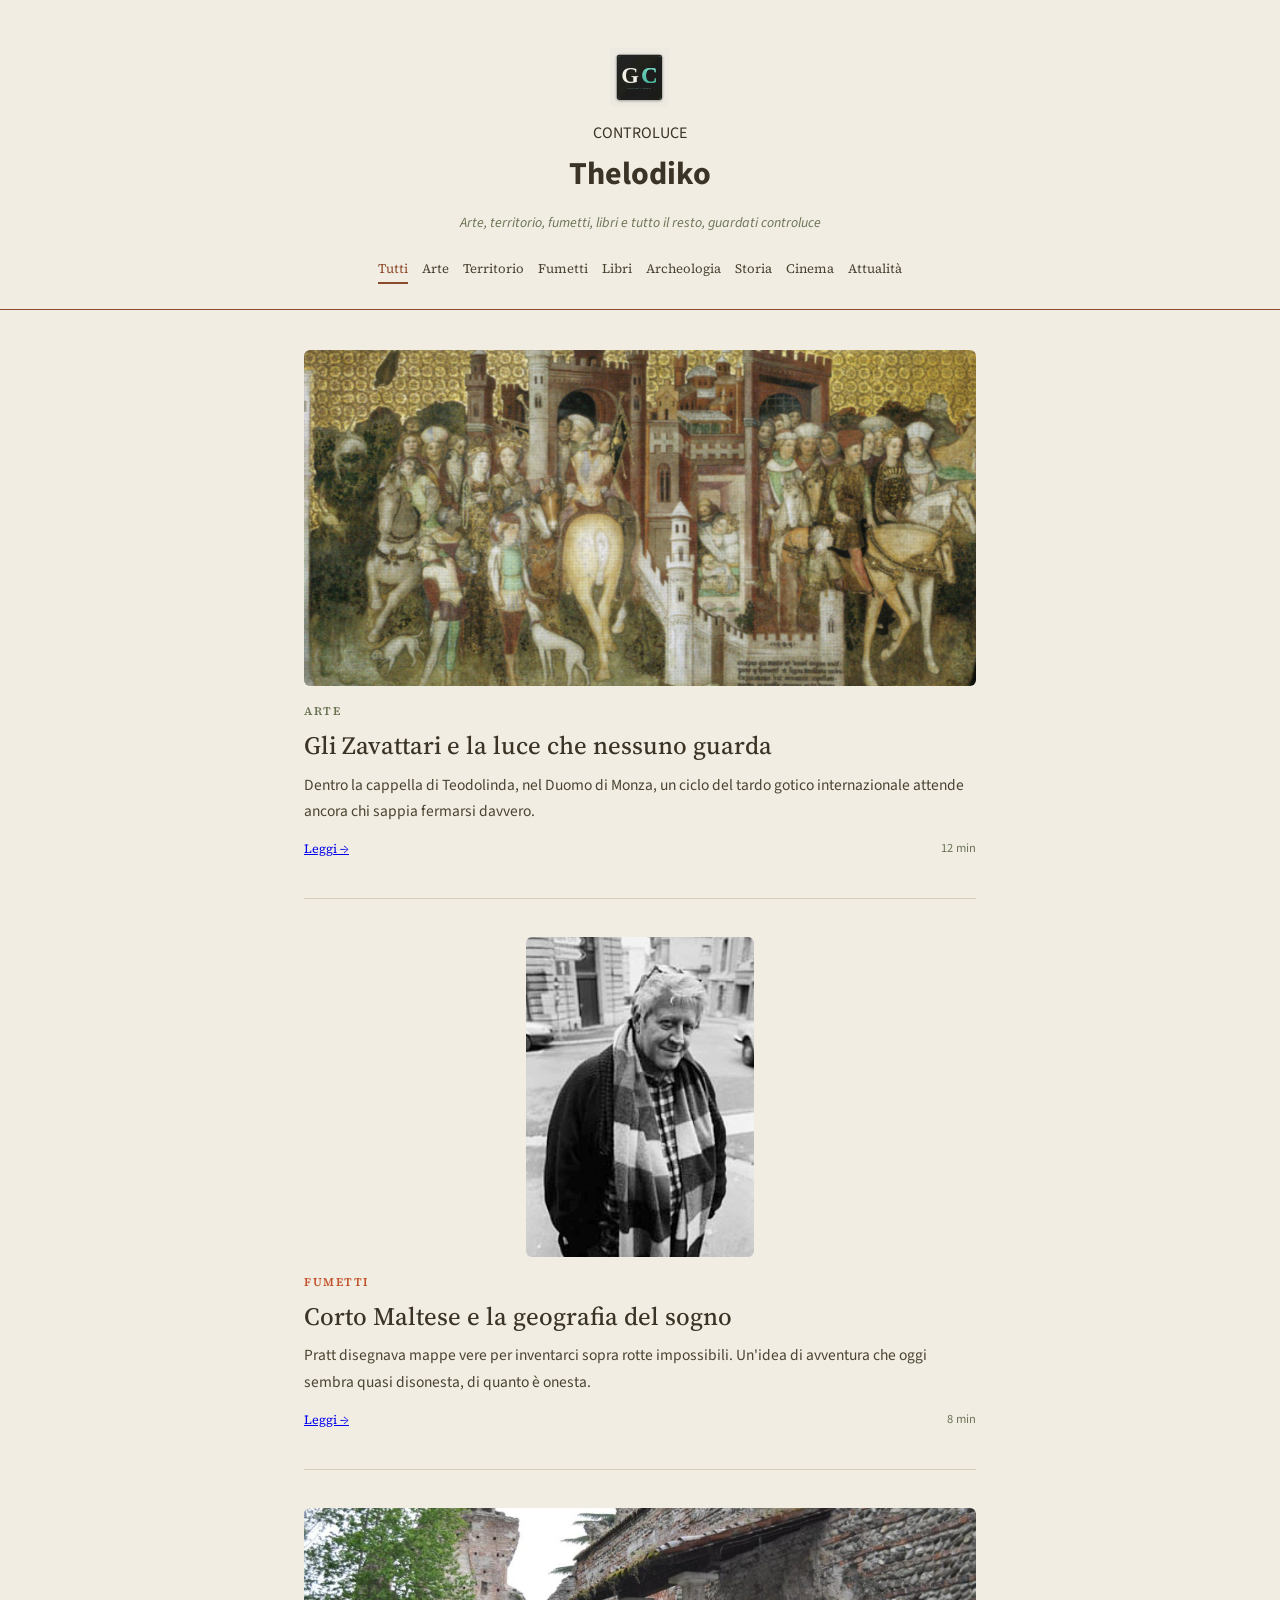
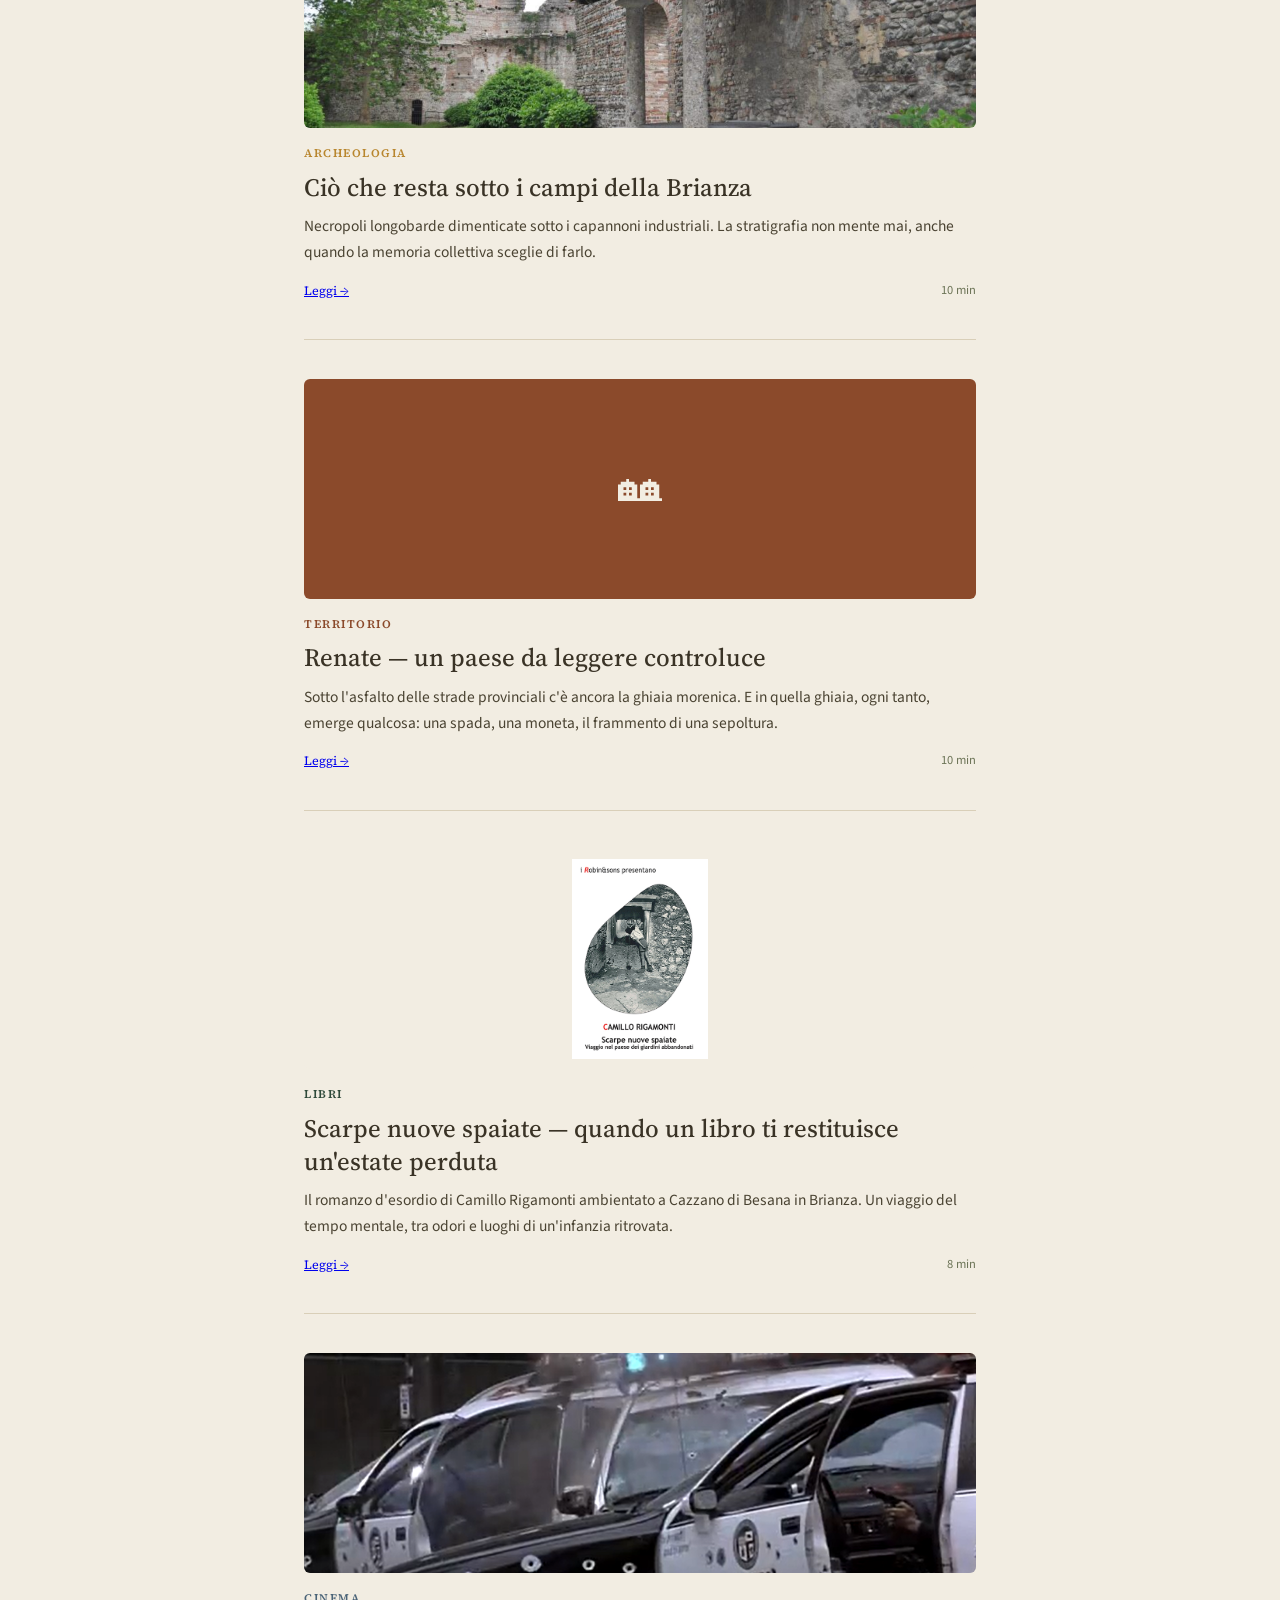
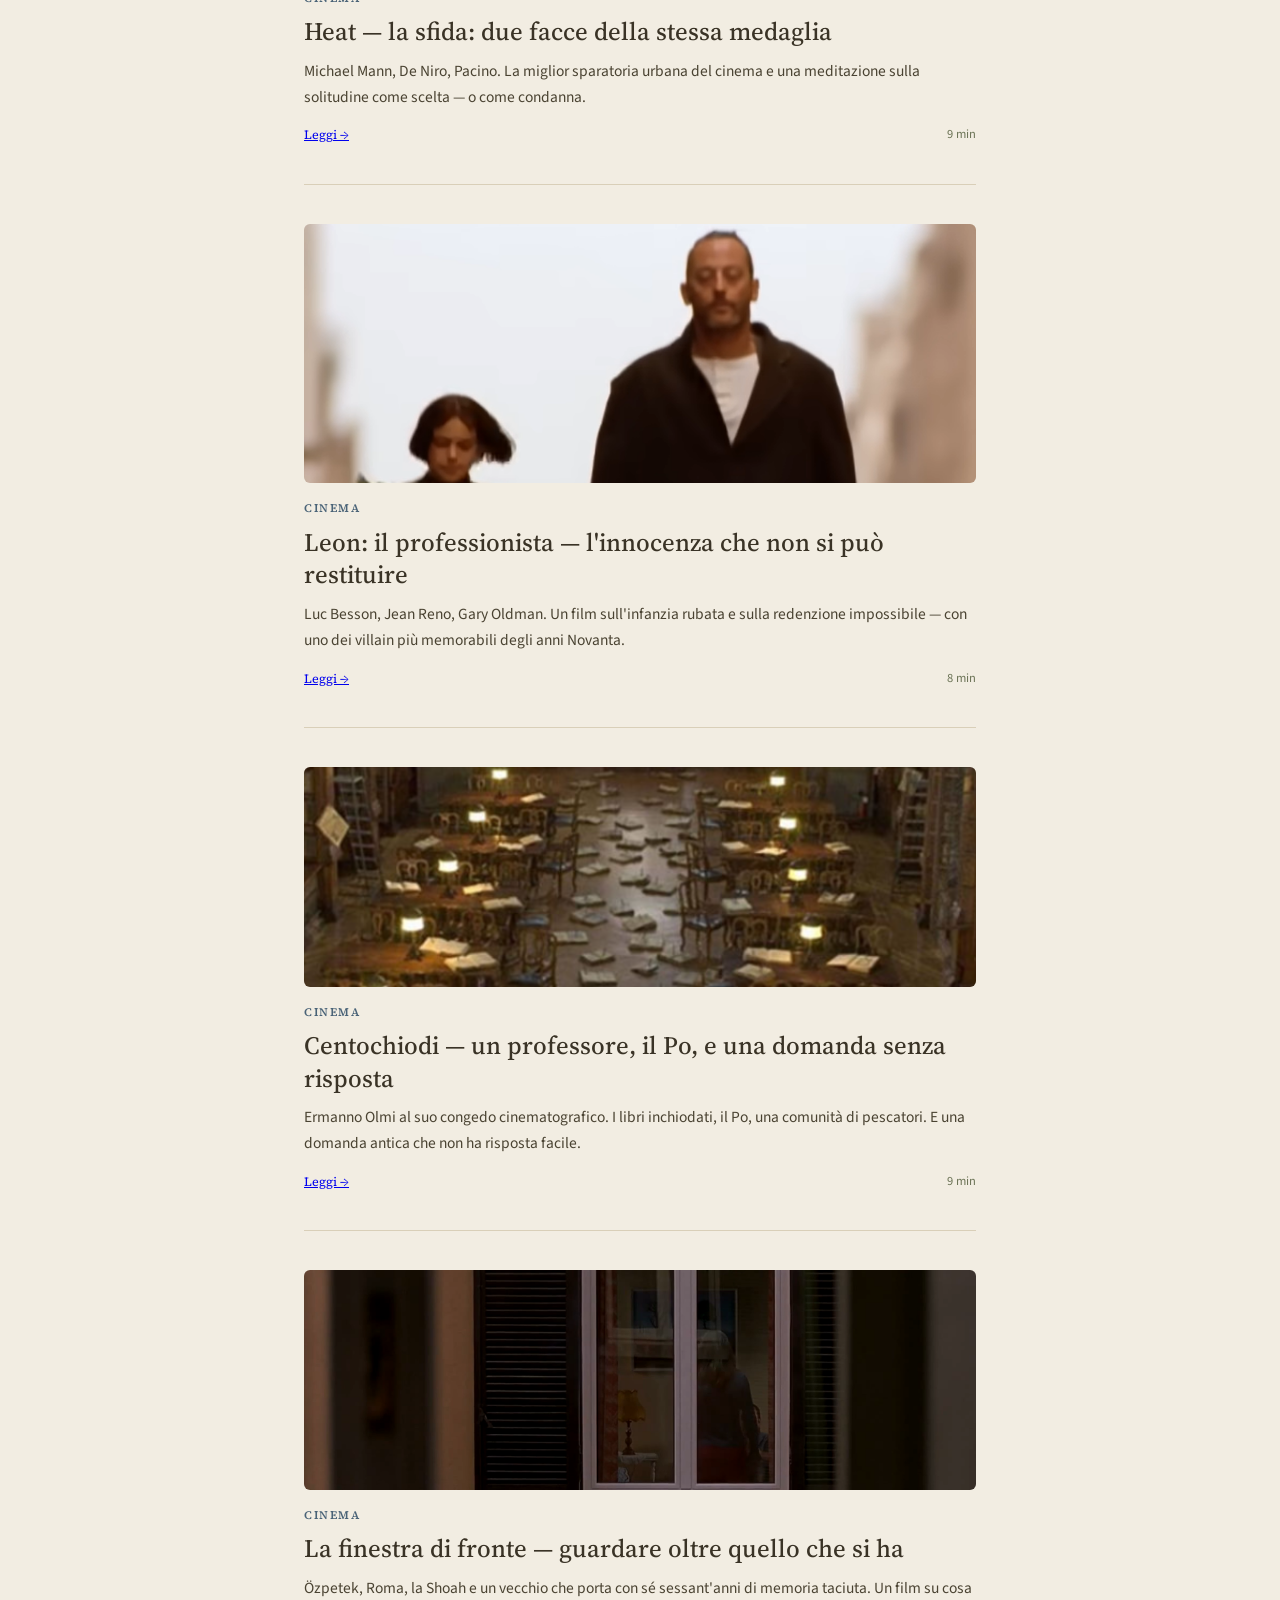
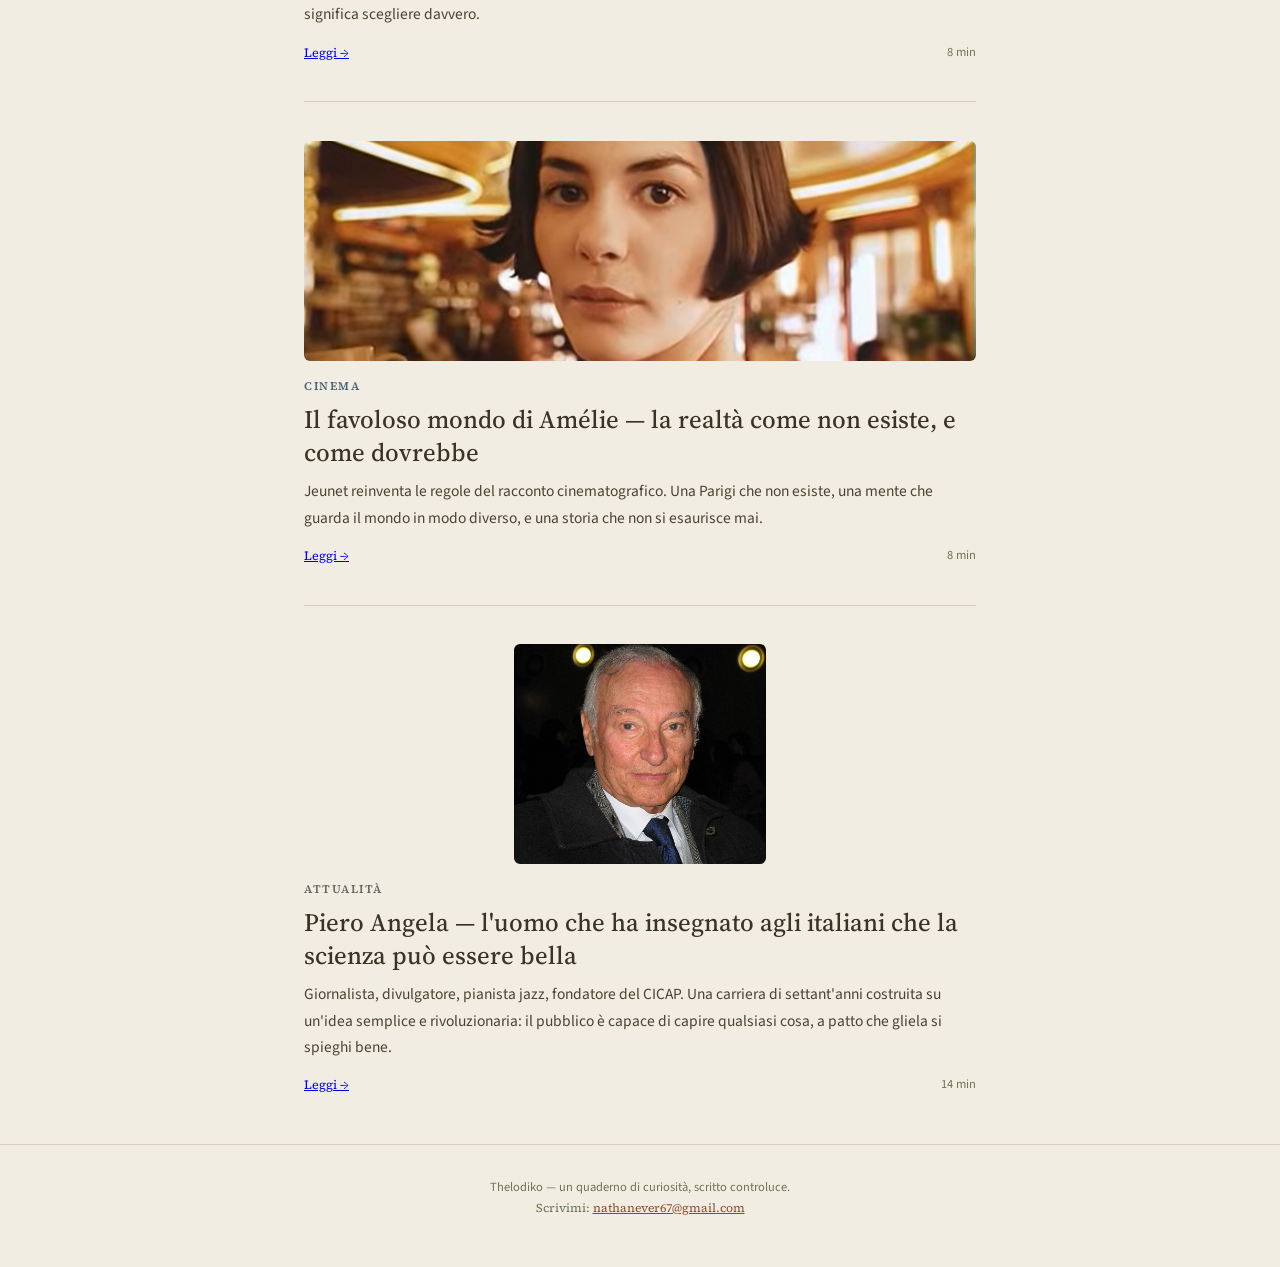
<file: index.html>
<!DOCTYPE html>
<html lang="it">
<head>
<meta charset="UTF-8">
<meta name="viewport" content="width=device-width, initial-scale=1.0">
<title>Thelodiko — Controluce</title>
<meta name="description" content="Arte, territorio, fumetti, libri, archeologia, storia, cinema, attualità — guardati controluce.">
<link rel="stylesheet" href="css/stile.css">
</head>
<body>

<header class="testata">
  <img src="img/monogramma.svg" alt="GC" class="monogramma">
  <div class="occhiello">CONTROLUCE</div>
  <h1><a href="index.html">Thelodiko</a></h1>
  <p class="sottotitolo">Arte, territorio, fumetti, libri e tutto il resto, guardati controluce</p>
  <nav class="sezioni" id="nav-sezioni">
    <a href="#" data-sezione="tutti">Tutti</a>
    <a href="#" data-sezione="arte">Arte</a>
    <a href="#" data-sezione="territorio">Territorio</a>
    <a href="#" data-sezione="fumetti">Fumetti</a>
    <a href="#" data-sezione="libri">Libri</a>
    <a href="#" data-sezione="archeologia">Archeologia</a>
    <a href="#" data-sezione="storia">Storia</a>
    <a href="#" data-sezione="cinema">Cinema</a>
    <a href="#" data-sezione="attualita">Attualità</a>
  </nav>
</header>

<main class="contenitore" id="lista-articoli">

  <article class="scheda sezione-arte" data-categoria="arte">
    <div class="immagine" style="background:none; height:auto; padding:0;">
      <img src="img/zavattari.jpg" alt="Affreschi degli Zavattari, Duomo di Monza" style="width:100%; border-radius:6px; display:block;">
    </div>
    <div class="etichetta">ARTE</div>
    <h2><a href="articoli/zavattari.html">Gli Zavattari e la luce che nessuno guarda</a></h2>
    <p class="estratto">Dentro la cappella di Teodolinda, nel Duomo di Monza, un ciclo del tardo gotico internazionale attende ancora chi sappia fermarsi davvero.</p>
    <div class="meta">
      <a class="leggi" href="articoli/zavattari.html">Leggi →</a>
      <span>12 min</span>
    </div>
  </article>

  <hr class="separatore">

  <article class="scheda sezione-fumetti" data-categoria="fumetti">
    <div class="immagine" style="background:none; height:auto; padding:0;">
      <img src="img/hugopratt.jpg" alt="Hugo Pratt, 1989" style="display:block; margin:0 auto; max-height:320px; width:auto; border-radius:6px;">
    </div>
    <div class="etichetta">FUMETTI</div>
    <h2><a href="articoli/cortomaltese.html">Corto Maltese e la geografia del sogno</a></h2>
    <p class="estratto">Pratt disegnava mappe vere per inventarci sopra rotte impossibili. Un'idea di avventura che oggi sembra quasi disonesta, di quanto è onesta.</p>
    <div class="meta">
      <a class="leggi" href="articoli/cortomaltese.html">Leggi →</a>
      <span>8 min</span>
    </div>
  </article>

  <hr class="separatore">

  <article class="scheda sezione-archeologia" data-categoria="archeologia">
    <div class="immagine" style="background:none; height:auto; padding:0;">
      <img src="img/trezzo_castello.jpg" alt="Castello di Trezzo sull'Adda" style="width:100%; border-radius:6px; display:block; max-height:220px; object-fit:cover; object-position:center;">
    </div>
    <div class="etichetta">ARCHEOLOGIA</div>
    <h2><a href="articoli/longobardi.html">Ciò che resta sotto i campi della Brianza</a></h2>
    <p class="estratto">Necropoli longobarde dimenticate sotto i capannoni industriali. La stratigrafia non mente mai, anche quando la memoria collettiva sceglie di farlo.</p>
    <div class="meta">
      <a class="leggi" href="articoli/longobardi.html">Leggi →</a>
      <span>10 min</span>
    </div>
  </article>

  <hr class="separatore">

  <article class="scheda sezione-territorio" data-categoria="territorio">
    <div class="immagine">🏘</div>
    <div class="etichetta">TERRITORIO</div>
    <h2><a href="articoli/renate.html">Renate — un paese da leggere controluce</a></h2>
    <p class="estratto">Sotto l'asfalto delle strade provinciali c'è ancora la ghiaia morenica. E in quella ghiaia, ogni tanto, emerge qualcosa: una spada, una moneta, il frammento di una sepoltura.</p>
    <div class="meta">
      <a class="leggi" href="articoli/renate.html">Leggi →</a>
      <span>10 min</span>
    </div>
  </article>

  <hr class="separatore">

  <article class="scheda sezione-libri" data-categoria="libri">
    <div class="immagine" style="background:#F2EDE2; display:flex; align-items:center; justify-content:center;">
      <img src="img/scarpe_nuove_spaiate.jpg"
           alt="Copertina Scarpe nuove spaiate"
           style="max-height:200px; width:auto; display:block;">
    </div>
    <div class="etichetta">LIBRI</div>
    <h2><a href="articoli/rigamonti.html">Scarpe nuove spaiate — quando un libro ti restituisce un'estate perduta</a></h2>
    <p class="estratto">Il romanzo d'esordio di Camillo Rigamonti ambientato a Cazzano di Besana in Brianza. Un viaggio del tempo mentale, tra odori e luoghi di un'infanzia ritrovata.</p>
    <div class="meta">
      <a class="leggi" href="articoli/rigamonti.html">Leggi →</a>
      <span>8 min</span>
    </div>
  </article>

  <hr class="separatore">

  <article class="scheda sezione-cinema" data-categoria="cinema">
    <div class="immagine" style="background:none; height:auto; padding:0;">
      <img src="img/heat_1.png" alt="Heat — la sparatoria" style="width:100%; border-radius:6px; display:block; max-height:220px; object-fit:cover; object-position:center;">
    </div>
    <div class="etichetta">CINEMA</div>
    <h2><a href="articoli/heat.html">Heat — la sfida: due facce della stessa medaglia</a></h2>
    <p class="estratto">Michael Mann, De Niro, Pacino. La miglior sparatoria urbana del cinema e una meditazione sulla solitudine come scelta — o come condanna.</p>
    <div class="meta">
      <a class="leggi" href="articoli/heat.html">Leggi →</a>
      <span>9 min</span>
    </div>
  </article>

  <hr class="separatore">

  <article class="scheda sezione-cinema" data-categoria="cinema">
    <div class="immagine" style="background:none; height:auto; padding:0;">
      <img src="img/leon_card.png" alt="Leon e Mathilda" style="width:100%; border-radius:6px; display:block; max-height:260px; object-fit:cover; object-position:center;">
    </div>
    <div class="etichetta">CINEMA</div>
    <h2><a href="articoli/leon.html">Leon: il professionista — l'innocenza che non si può restituire</a></h2>
    <p class="estratto">Luc Besson, Jean Reno, Gary Oldman. Un film sull'infanzia rubata e sulla redenzione impossibile — con uno dei villain più memorabili degli anni Novanta.</p>
    <div class="meta">
      <a class="leggi" href="articoli/leon.html">Leggi →</a>
      <span>8 min</span>
    </div>
  </article>

  <hr class="separatore">

  <article class="scheda sezione-cinema" data-categoria="cinema">
    <div class="immagine" style="background:none; height:auto; padding:0;">
      <img src="img/centochiodi_hero.png" alt="Centochiodi — la biblioteca" style="width:100%; border-radius:6px; display:block; max-height:220px; object-fit:cover; object-position:center;">
    </div>
    <div class="etichetta">CINEMA</div>
    <h2><a href="articoli/centochiodi.html">Centochiodi — un professore, il Po, e una domanda senza risposta</a></h2>
    <p class="estratto">Ermanno Olmi al suo congedo cinematografico. I libri inchiodati, il Po, una comunità di pescatori. E una domanda antica che non ha risposta facile.</p>
    <div class="meta">
      <a class="leggi" href="articoli/centochiodi.html">Leggi →</a>
      <span>9 min</span>
    </div>
  </article>

  <hr class="separatore">

  <article class="scheda sezione-cinema" data-categoria="cinema">
    <div class="immagine" style="background:none; height:auto; padding:0;">
      <img src="img/finestra_hero.png" alt="La finestra di fronte" style="width:100%; border-radius:6px; display:block; max-height:220px; object-fit:cover; object-position:center;">
    </div>
    <div class="etichetta">CINEMA</div>
    <h2><a href="articoli/finestradfronte.html">La finestra di fronte — guardare oltre quello che si ha</a></h2>
    <p class="estratto">Özpetek, Roma, la Shoah e un vecchio che porta con sé sessant'anni di memoria taciuta. Un film su cosa significa scegliere davvero.</p>
    <div class="meta">
      <a class="leggi" href="articoli/finestradfronte.html">Leggi →</a>
      <span>8 min</span>
    </div>
  </article>

  <hr class="separatore">

  <article class="scheda sezione-cinema" data-categoria="cinema">
    <div class="immagine" style="background:none; height:auto; padding:0;"><img src="img/amelie_hero.png" alt="Amélie" style="width:100%; border-radius:6px; display:block; max-height:220px; object-fit:cover; object-position:center;"></div>
    <div class="etichetta">CINEMA</div>
    <h2><a href="articoli/amelie.html">Il favoloso mondo di Amélie — la realtà come non esiste, e come dovrebbe</a></h2>
    <p class="estratto">Jeunet reinventa le regole del racconto cinematografico. Una Parigi che non esiste, una mente che guarda il mondo in modo diverso, e una storia che non si esaurisce mai.</p>
    <div class="meta">
      <a class="leggi" href="articoli/amelie.html">Leggi →</a>
      <span>8 min</span>
    </div>
  </article>

  <hr class="separatore">

  <article class="scheda sezione-attualita" data-categoria="attualita">
    <div class="immagine" style="background:#F2EDE2; display:flex; align-items:center; justify-content:center;">
      <img src="img/piero_angela.jpg" alt="Piero Angela" style="max-height:220px; width:auto; display:block; border-radius:6px;">
    </div>
    <div class="etichetta">ATTUALITÀ</div>
    <h2><a href="articoli/piero_angela.html">Piero Angela — l'uomo che ha insegnato agli italiani che la scienza può essere bella</a></h2>
    <p class="estratto">Giornalista, divulgatore, pianista jazz, fondatore del CICAP. Una carriera di settant'anni costruita su un'idea semplice e rivoluzionaria: il pubblico è capace di capire qualsiasi cosa, a patto che gliela si spieghi bene.</p>
    <div class="meta">
      <a class="leggi" href="articoli/piero_angela.html">Leggi →</a>
      <span>14 min</span>
    </div>
  </article>

</main>

<footer class="piede">
  Thelodiko — un quaderno di curiosità, scritto controluce.<br>
  <span style="font-family:var(--font-titoli); font-size:12px;">Scrivimi: <a href="mailto:nathanever67@gmail.com" style="color:var(--terracotta);">nathanever67@gmail.com</a></span>
</footer>

<script>
(function() {
  var nav = document.getElementById('nav-sezioni');
  var tasti = nav.querySelectorAll('a');
  function filtra(sezione) {
    var articoli = document.querySelectorAll('#lista-articoli .scheda');
    var separatori = document.querySelectorAll('#lista-articoli .separatore');
    articoli.forEach(function(art) {
      art.style.display = (sezione === 'tutti' || art.dataset.categoria === sezione) ? '' : 'none';
    });
    separatori.forEach(function(sep) { sep.style.display = 'none'; });
    if (sezione === 'tutti') {
      separatori.forEach(function(sep) { sep.style.display = ''; });
    } else {
      articoli.forEach(function(art, i) {
        if (art.style.display !== 'none' && i > 0) {
          var prev = art.previousElementSibling;
          if (prev && prev.classList.contains('separatore')) prev.style.display = '';
        }
      });
    }
    tasti.forEach(function(t) { t.classList.remove('attivo'); });
    nav.querySelector('[data-sezione="' + sezione + '"]').classList.add('attivo');
  }
  tasti.forEach(function(t) {
    t.addEventListener('click', function(e) {
      e.preventDefault();
      filtra(this.dataset.sezione);
    });
  });
  filtra('tutti');
})();
</script>

</body>
</html>
</file>
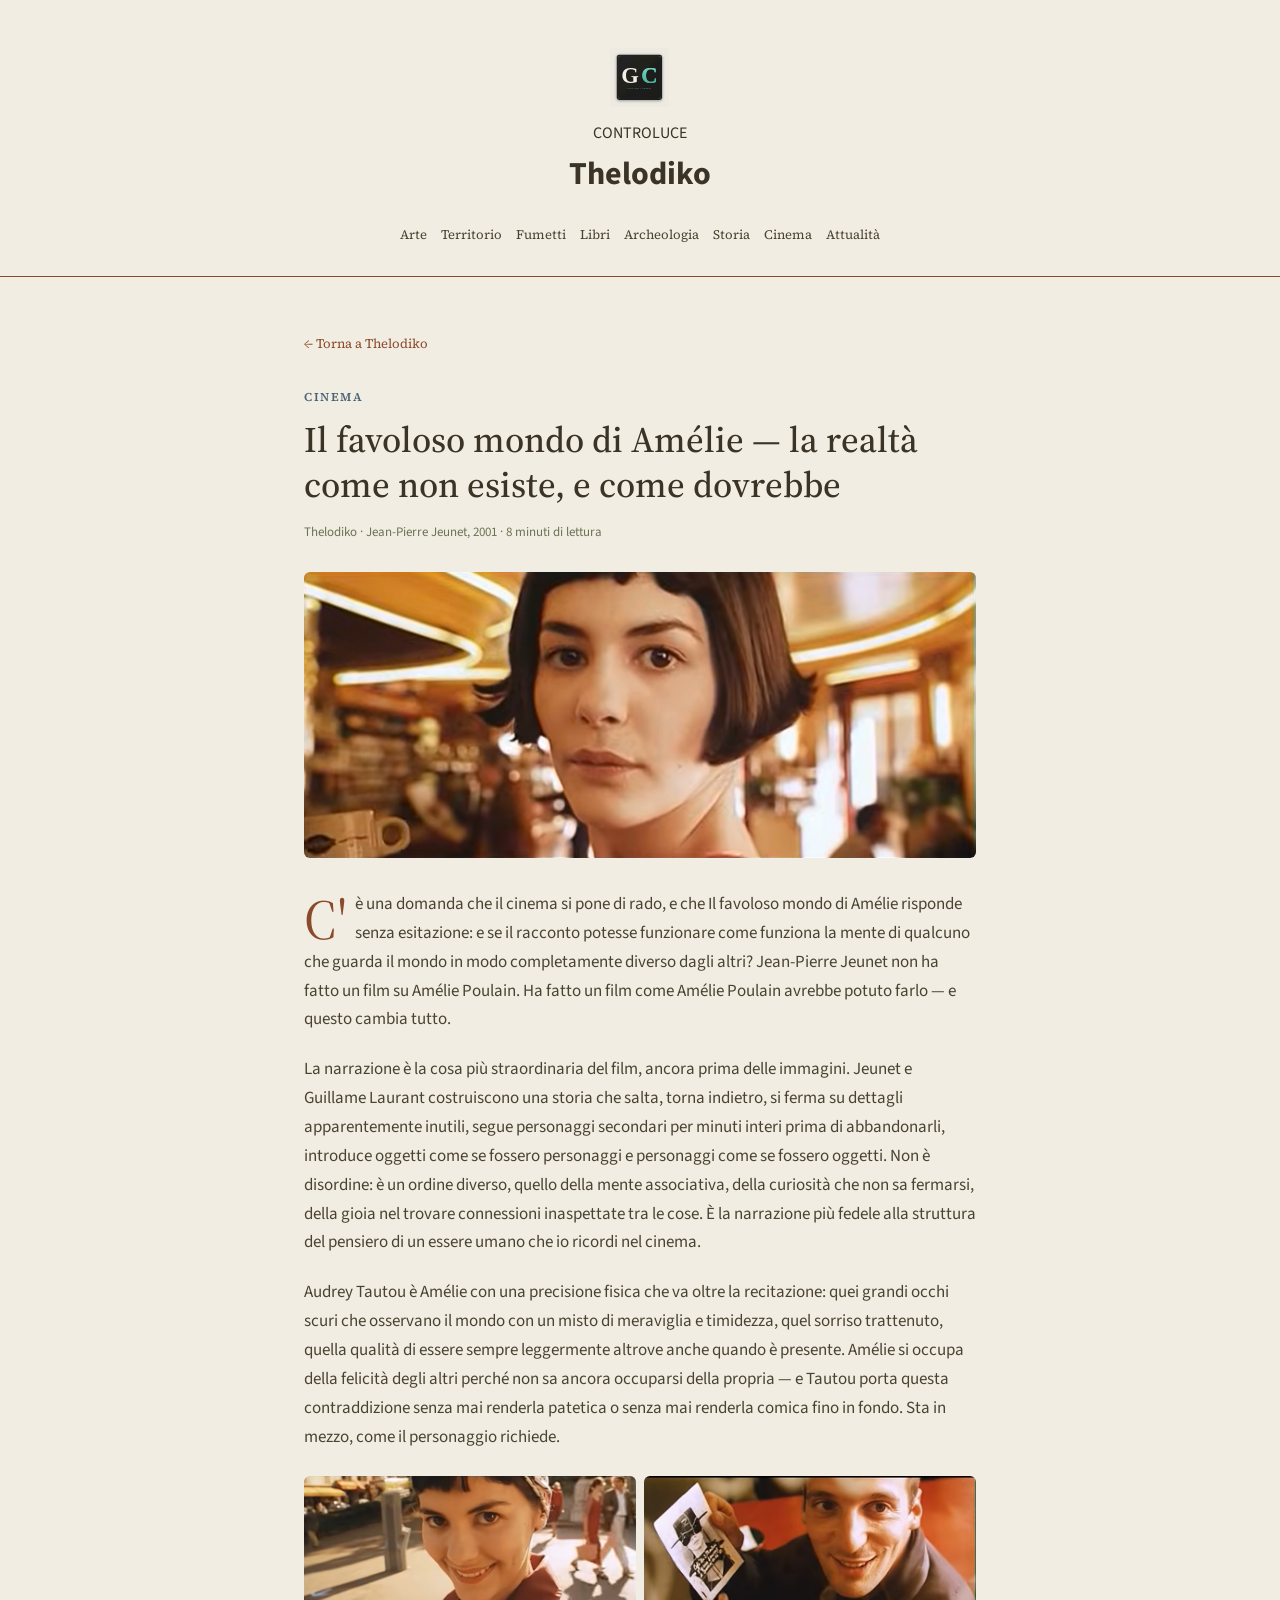
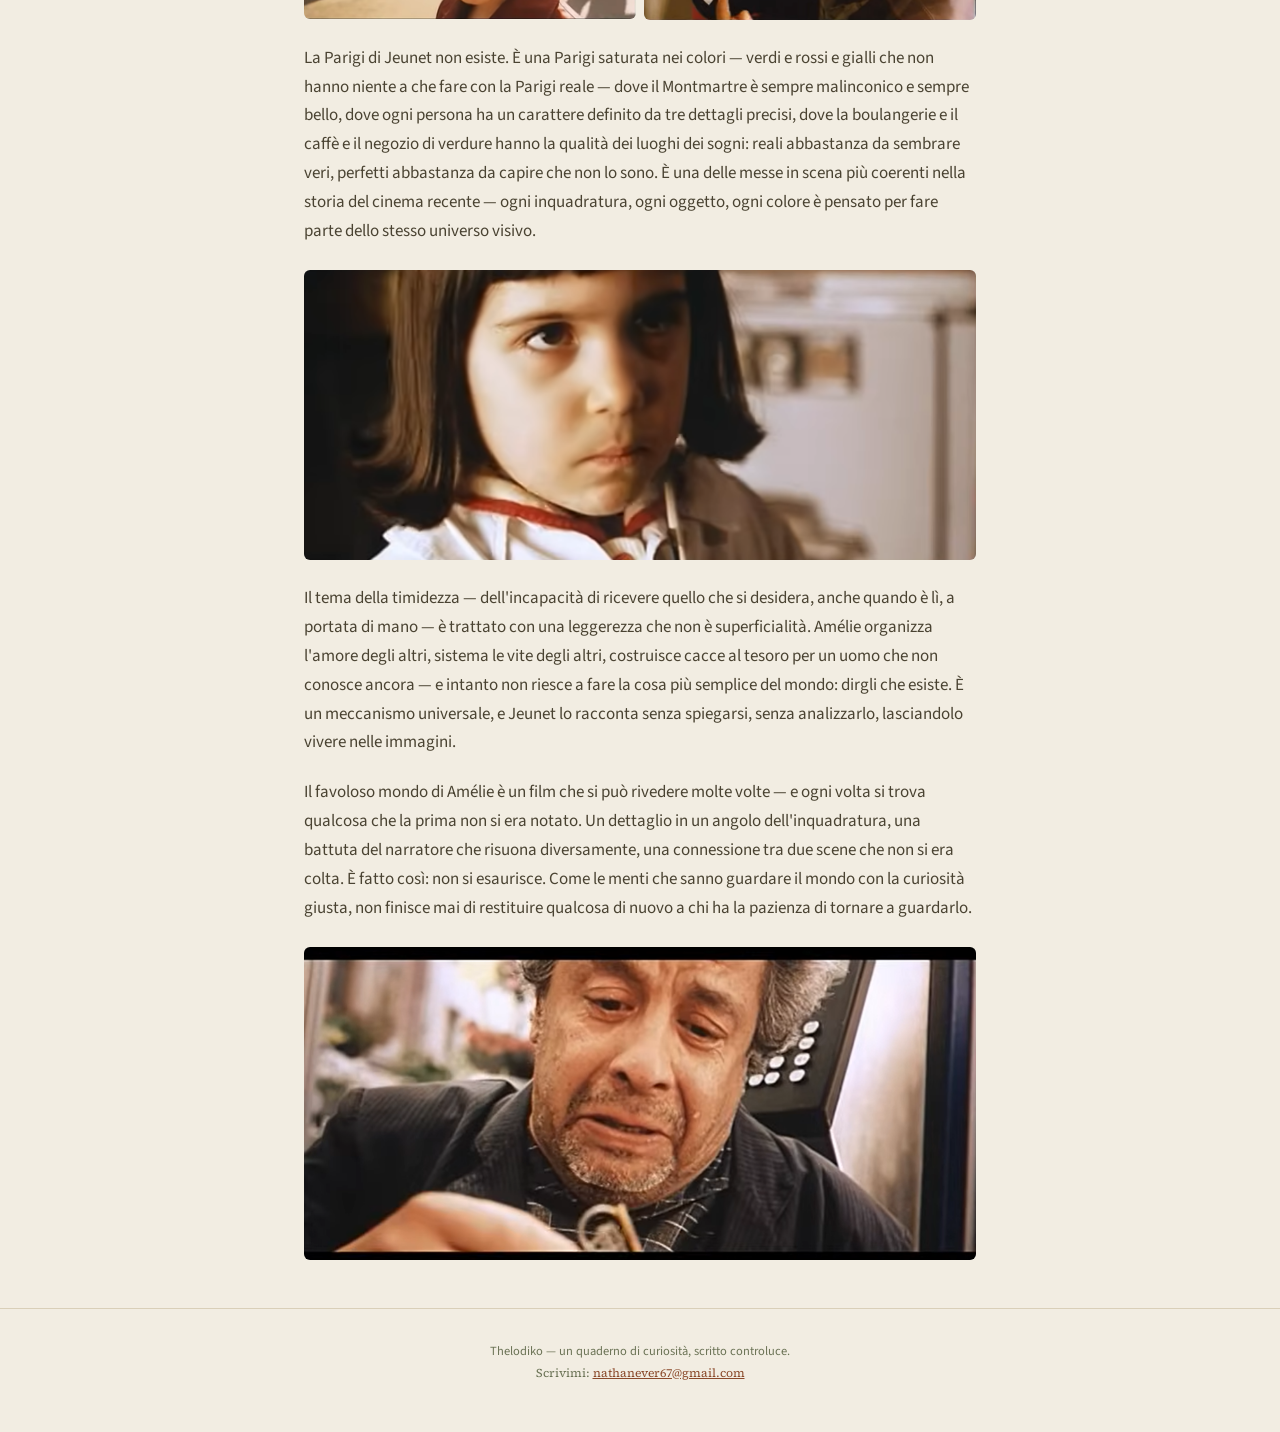
<file: articoli/amelie.html>
<!DOCTYPE html>
<html lang="it">
<head>
<meta charset="UTF-8">
<meta name="viewport" content="width=device-width, initial-scale=1.0">
<title>Il favoloso mondo di Amélie — Thelodiko</title>
<meta name="description" content="Recensione de Il favoloso mondo di Amélie di Jean-Pierre Jeunet. Parigi come non esiste, e una narrazione che reinventa le regole del racconto cinematografico.">
<link rel="stylesheet" href="../css/stile.css">
</head>
<body>
<header class="testata">
  <img src="../img/monogramma.svg" alt="GC" class="monogramma">
  <div class="occhiello">CONTROLUCE</div>
  <h1><a href="../index.html">Thelodiko</a></h1>
  <nav class="sezioni">
    <a href="../index.html#arte">Arte</a>
    <a href="../index.html#territorio">Territorio</a>
    <a href="../index.html#fumetti">Fumetti</a>
    <a href="../index.html#libri">Libri</a>
    <a href="../index.html#archeologia">Archeologia</a>
    <a href="../index.html#storia">Storia</a>
    <a href="../index.html#cinema">Cinema</a>
    <a href="../index.html#attualita">Attualità</a>
  </nav>
</header>
<main class="contenitore articolo-pagina sezione-cinema">
  <a class="indietro" href="../index.html">← Torna a Thelodiko</a>
  <div class="etichetta">CINEMA</div>
  <h1>Il favoloso mondo di Amélie — la realtà come non esiste, e come dovrebbe</h1>
  <p class="meta-articolo">Thelodiko · Jean-Pierre Jeunet, 2001 · 8 minuti di lettura</p>
  <div class="immagine-hero" style="background:none; height:auto; padding:0;"><img src="../img/amelie_hero.png" alt="Audrey Tautou è Amélie Poulain" style="width:100%; border-radius:6px; display:block;"></div>
  <div class="corpo-testo">
    <p>C'è una domanda che il cinema si pone di rado, e che Il favoloso mondo di Amélie risponde senza esitazione: e se il racconto potesse funzionare come funziona la mente di qualcuno che guarda il mondo in modo completamente diverso dagli altri? Jean-Pierre Jeunet non ha fatto un film su Amélie Poulain. Ha fatto un film come Amélie Poulain avrebbe potuto farlo — e questo cambia tutto.</p>
    <p>La narrazione è la cosa più straordinaria del film, ancora prima delle immagini. Jeunet e Guillame Laurant costruiscono una storia che salta, torna indietro, si ferma su dettagli apparentemente inutili, segue personaggi secondari per minuti interi prima di abbandonarli, introduce oggetti come se fossero personaggi e personaggi come se fossero oggetti. Non è disordine: è un ordine diverso, quello della mente associativa, della curiosità che non sa fermarsi, della gioia nel trovare connessioni inaspettate tra le cose. È la narrazione più fedele alla struttura del pensiero di un essere umano che io ricordi nel cinema.</p>
    <p>Audrey Tautou è Amélie con una precisione fisica che va oltre la recitazione: quei grandi occhi scuri che osservano il mondo con un misto di meraviglia e timidezza, quel sorriso trattenuto, quella qualità di essere sempre leggermente altrove anche quando è presente. Amélie si occupa della felicità degli altri perché non sa ancora occuparsi della propria — e Tautou porta questa contraddizione senza mai renderla patetica o senza mai renderla comica fino in fondo. Sta in mezzo, come il personaggio richiede.</p>

    <div style="display:grid; grid-template-columns:1fr 1fr; gap:8px; margin:1.5rem 0;">
      <img src="../img/amelie_giardino.png" alt="Amélie con il nano da giardino" style="width:100%; border-radius:6px; display:block;">
      <img src="../img/amelie_foto.png" alt="Il ragazzo con la fotografia — Amélie" style="width:100%; border-radius:6px; display:block;">
    </div>
    <p>La Parigi di Jeunet non esiste. È una Parigi saturata nei colori — verdi e rossi e gialli che non hanno niente a che fare con la Parigi reale — dove il Montmartre è sempre malinconico e sempre bello, dove ogni persona ha un carattere definito da tre dettagli precisi, dove la boulangerie e il caffè e il negozio di verdure hanno la qualità dei luoghi dei sogni: reali abbastanza da sembrare veri, perfetti abbastanza da capire che non lo sono. È una delle messe in scena più coerenti nella storia del cinema recente — ogni inquadratura, ogni oggetto, ogni colore è pensato per fare parte dello stesso universo visivo.</p>
    <img src="../img/amelie_strada.png" alt="Amélie per strada" style="width:100%; border-radius:6px; display:block; margin:1.5rem 0;">
    <p>Il tema della timidezza — dell'incapacità di ricevere quello che si desidera, anche quando è lì, a portata di mano — è trattato con una leggerezza che non è superficialità. Amélie organizza l'amore degli altri, sistema le vite degli altri, costruisce cacce al tesoro per un uomo che non conosce ancora — e intanto non riesce a fare la cosa più semplice del mondo: dirgli che esiste. È un meccanismo universale, e Jeunet lo racconta senza spiegarsi, senza analizzarlo, lasciandolo vivere nelle immagini.</p>
    <p>Il favoloso mondo di Amélie è un film che si può rivedere molte volte — e ogni volta si trova qualcosa che la prima non si era notato. Un dettaglio in un angolo dell'inquadratura, una battuta del narratore che risuona diversamente, una connessione tra due scene che non si era colta. È fatto così: non si esaurisce. Come le menti che sanno guardare il mondo con la curiosità giusta, non finisce mai di restituire qualcosa di nuovo a chi ha la pazienza di tornare a guardarlo.</p>
    <img src="../img/amelie_vecchio.png" alt="Il vecchio che piange — Amélie" style="width:100%; border-radius:6px; display:block; margin:1.5rem 0;">
  </div>
</main>
<footer class="piede">
  Thelodiko — un quaderno di curiosità, scritto controluce.<br>
  <span style="font-family:var(--font-titoli); font-size:12px;">Scrivimi: <a href="mailto:nathanever67@gmail.com" style="color:var(--terracotta);">nathanever67@gmail.com</a></span>
</footer>
</body>
</html>
</file>
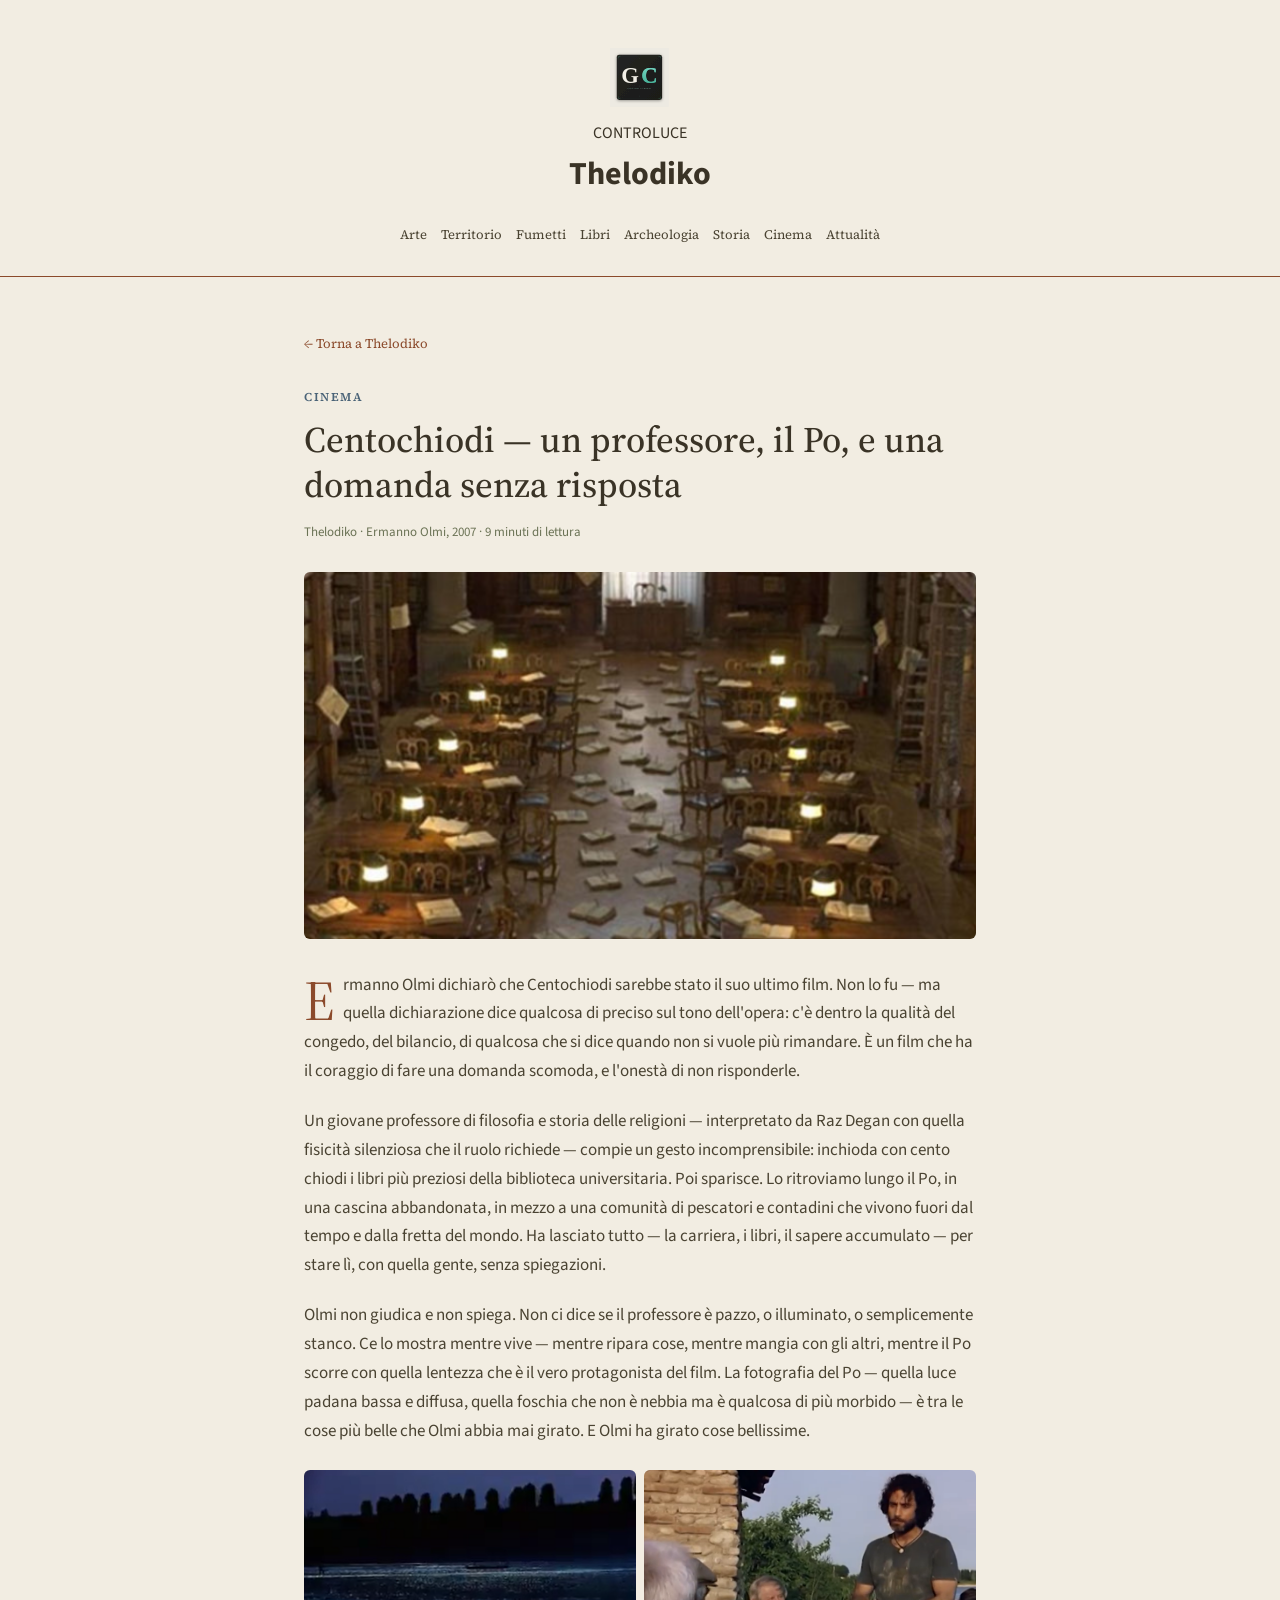
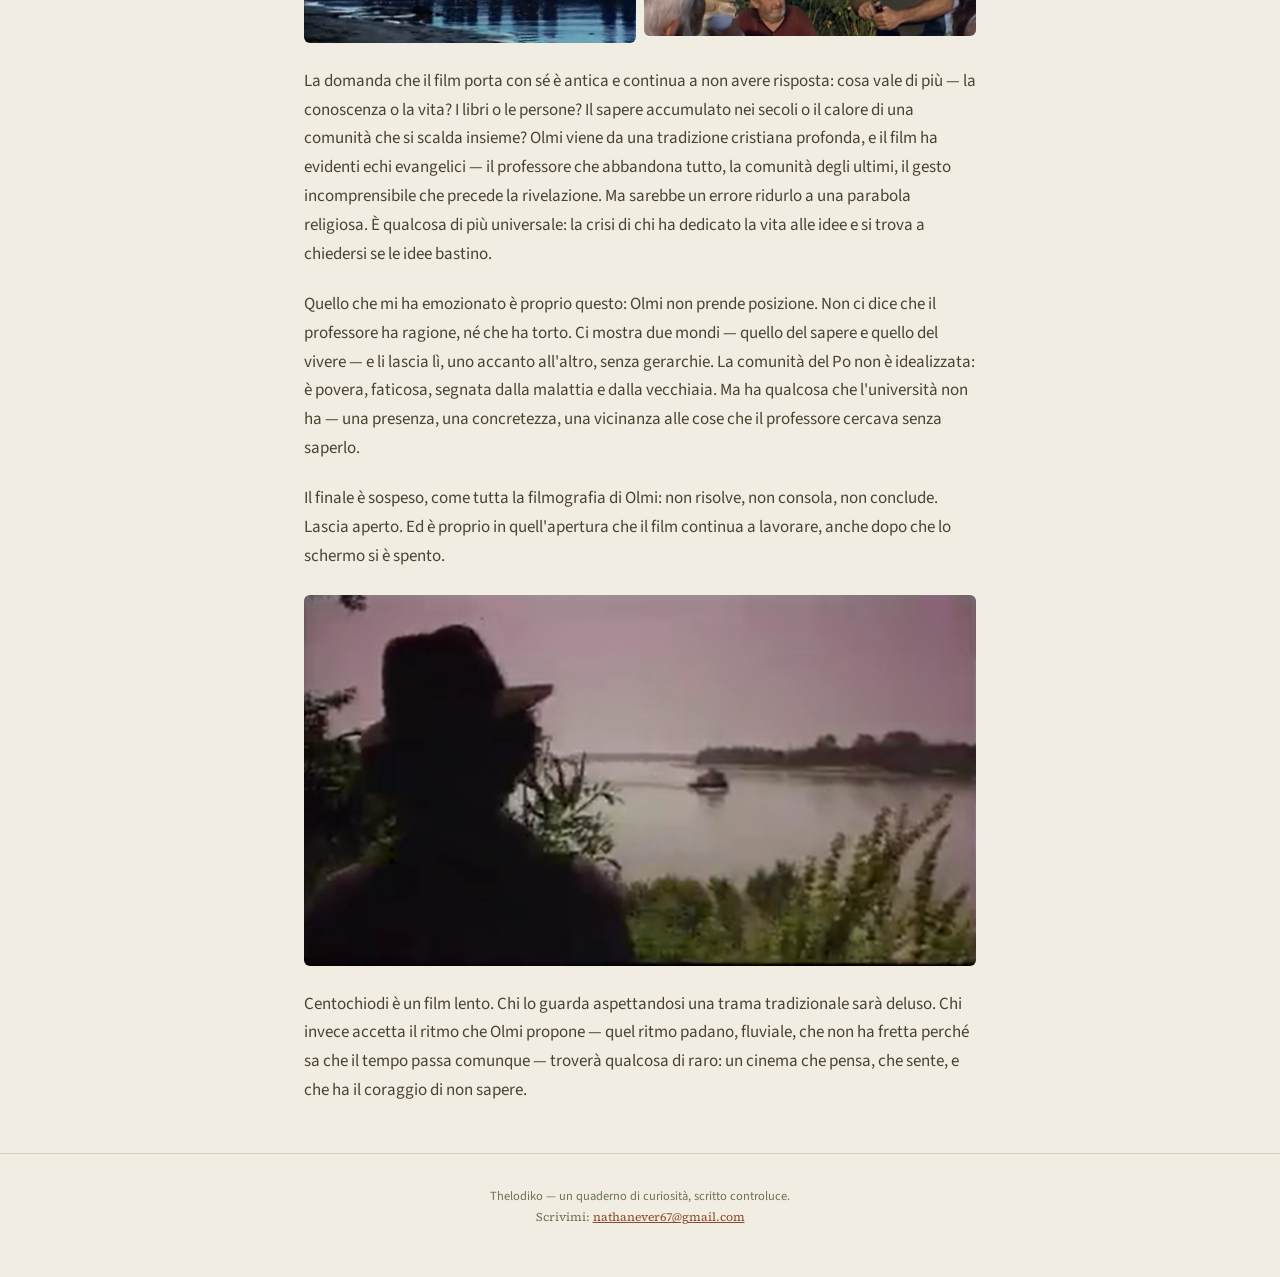
<file: articoli/centochiodi.html>
<!DOCTYPE html>
<html lang="it">
<head>
<meta charset="UTF-8">
<meta name="viewport" content="width=device-width, initial-scale=1.0">
<title>Centochiodi — Thelodiko</title>
<meta name="description" content="Recensione di Centochiodi di Ermanno Olmi. Il testamento cinematografico di un maestro, tra il Po e una domanda senza risposta facile.">
<link rel="stylesheet" href="../css/stile.css">
</head>
<body>
<header class="testata">
  <img src="../img/monogramma.svg" alt="GC" class="monogramma">
  <div class="occhiello">CONTROLUCE</div>
  <h1><a href="../index.html">Thelodiko</a></h1>
  <nav class="sezioni">
    <a href="../index.html#arte">Arte</a>
    <a href="../index.html#territorio">Territorio</a>
    <a href="../index.html#fumetti">Fumetti</a>
    <a href="../index.html#libri">Libri</a>
    <a href="../index.html#archeologia">Archeologia</a>
    <a href="../index.html#storia">Storia</a>
    <a href="../index.html#cinema">Cinema</a>
    <a href="../index.html#attualita">Attualità</a>
  </nav>
</header>
<main class="contenitore articolo-pagina sezione-cinema">
  <a class="indietro" href="../index.html">← Torna a Thelodiko</a>
  <div class="etichetta">CINEMA</div>
  <h1>Centochiodi — un professore, il Po, e una domanda senza risposta</h1>
  <p class="meta-articolo">Thelodiko · Ermanno Olmi, 2007 · 9 minuti di lettura</p>
  <div class="immagine-hero" style="background:none; height:auto; padding:0;"><img src="../img/centochiodi_hero.png" alt="La biblioteca con i libri inchiodati sul pavimento — Centochiodi di Olmi" style="width:100%; border-radius:6px; display:block;"></div>
  <div class="corpo-testo">
    <p>Ermanno Olmi dichiarò che Centochiodi sarebbe stato il suo ultimo film. Non lo fu — ma quella dichiarazione dice qualcosa di preciso sul tono dell'opera: c'è dentro la qualità del congedo, del bilancio, di qualcosa che si dice quando non si vuole più rimandare. È un film che ha il coraggio di fare una domanda scomoda, e l'onestà di non risponderle.</p>
    <p>Un giovane professore di filosofia e storia delle religioni — interpretato da Raz Degan con quella fisicità silenziosa che il ruolo richiede — compie un gesto incomprensibile: inchioda con cento chiodi i libri più preziosi della biblioteca universitaria. Poi sparisce. Lo ritroviamo lungo il Po, in una cascina abbandonata, in mezzo a una comunità di pescatori e contadini che vivono fuori dal tempo e dalla fretta del mondo. Ha lasciato tutto — la carriera, i libri, il sapere accumulato — per stare lì, con quella gente, senza spiegazioni.</p>
    <p>Olmi non giudica e non spiega. Non ci dice se il professore è pazzo, o illuminato, o semplicemente stanco. Ce lo mostra mentre vive — mentre ripara cose, mentre mangia con gli altri, mentre il Po scorre con quella lentezza che è il vero protagonista del film. La fotografia del Po — quella luce padana bassa e diffusa, quella foschia che non è nebbia ma è qualcosa di più morbido — è tra le cose più belle che Olmi abbia mai girato. E Olmi ha girato cose bellissime.</p>

    <div style="display:grid; grid-template-columns:1fr 1fr; gap:8px; margin:1.5rem 0;">
      <img src="../img/centochiodi_po_notte.png" alt="Il Po di notte — Centochiodi" style="width:100%; border-radius:6px; display:block;">
      <img src="../img/centochiodi_comunita.png" alt="Il professore con la comunità — Centochiodi" style="width:100%; border-radius:6px; display:block;">
    </div>
    <p>La domanda che il film porta con sé è antica e continua a non avere risposta: cosa vale di più — la conoscenza o la vita? I libri o le persone? Il sapere accumulato nei secoli o il calore di una comunità che si scalda insieme? Olmi viene da una tradizione cristiana profonda, e il film ha evidenti echi evangelici — il professore che abbandona tutto, la comunità degli ultimi, il gesto incomprensibile che precede la rivelazione. Ma sarebbe un errore ridurlo a una parabola religiosa. È qualcosa di più universale: la crisi di chi ha dedicato la vita alle idee e si trova a chiedersi se le idee bastino.</p>
    <p>Quello che mi ha emozionato è proprio questo: Olmi non prende posizione. Non ci dice che il professore ha ragione, né che ha torto. Ci mostra due mondi — quello del sapere e quello del vivere — e li lascia lì, uno accanto all'altro, senza gerarchie. La comunità del Po non è idealizzata: è povera, faticosa, segnata dalla malattia e dalla vecchiaia. Ma ha qualcosa che l'università non ha — una presenza, una concretezza, una vicinanza alle cose che il professore cercava senza saperlo.</p>
    <p>Il finale è sospeso, come tutta la filmografia di Olmi: non risolve, non consola, non conclude. Lascia aperto. Ed è proprio in quell'apertura che il film continua a lavorare, anche dopo che lo schermo si è spento.</p>
    <img src="../img/centochiodi_finale.png" alt="Figura di spalle davanti al Po — Centochiodi" style="width:100%; border-radius:6px; display:block; margin:1.5rem 0;">

    <p>Centochiodi è un film lento. Chi lo guarda aspettandosi una trama tradizionale sarà deluso. Chi invece accetta il ritmo che Olmi propone — quel ritmo padano, fluviale, che non ha fretta perché sa che il tempo passa comunque — troverà qualcosa di raro: un cinema che pensa, che sente, e che ha il coraggio di non sapere.</p>
  </div>
</main>
<footer class="piede">
  Thelodiko — un quaderno di curiosità, scritto controluce.<br>
  <span style="font-family:var(--font-titoli); font-size:12px;">Scrivimi: <a href="mailto:nathanever67@gmail.com" style="color:var(--terracotta);">nathanever67@gmail.com</a></span>
</footer>
</body>
</html>
</file>
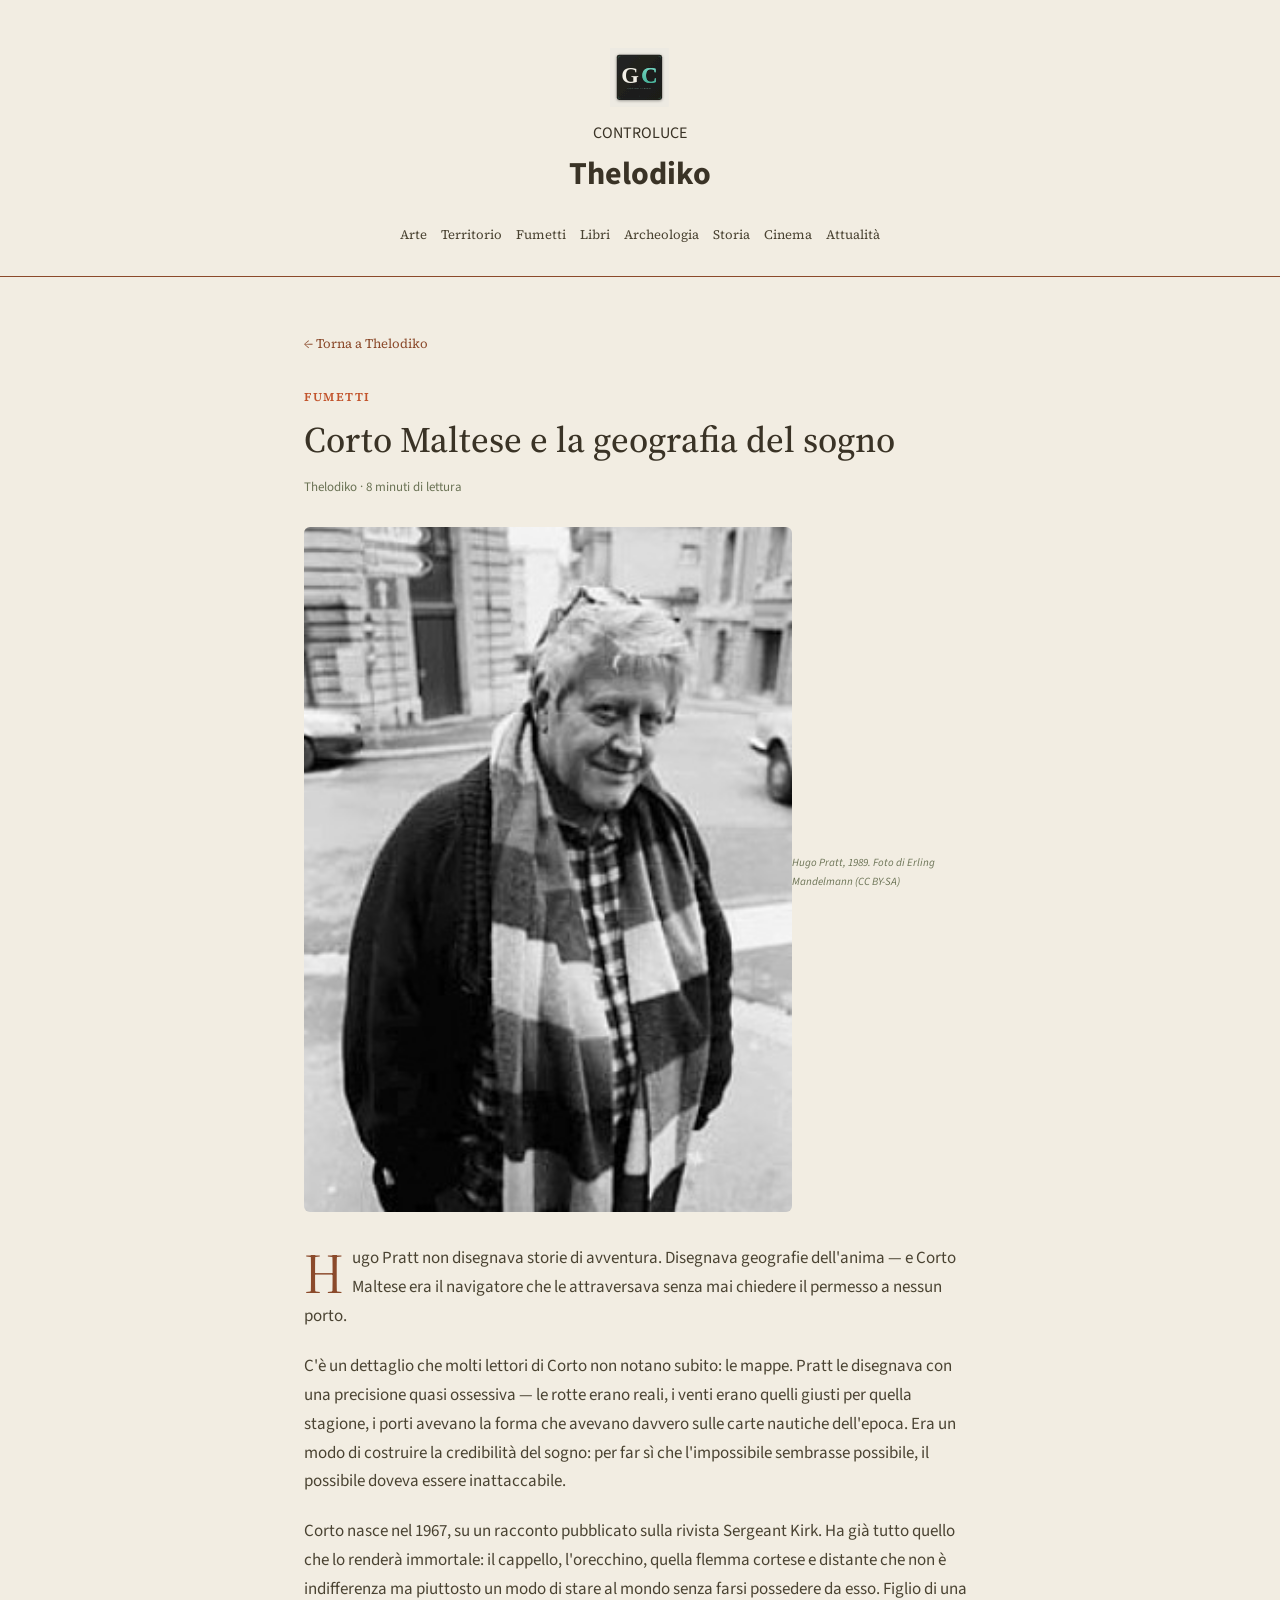
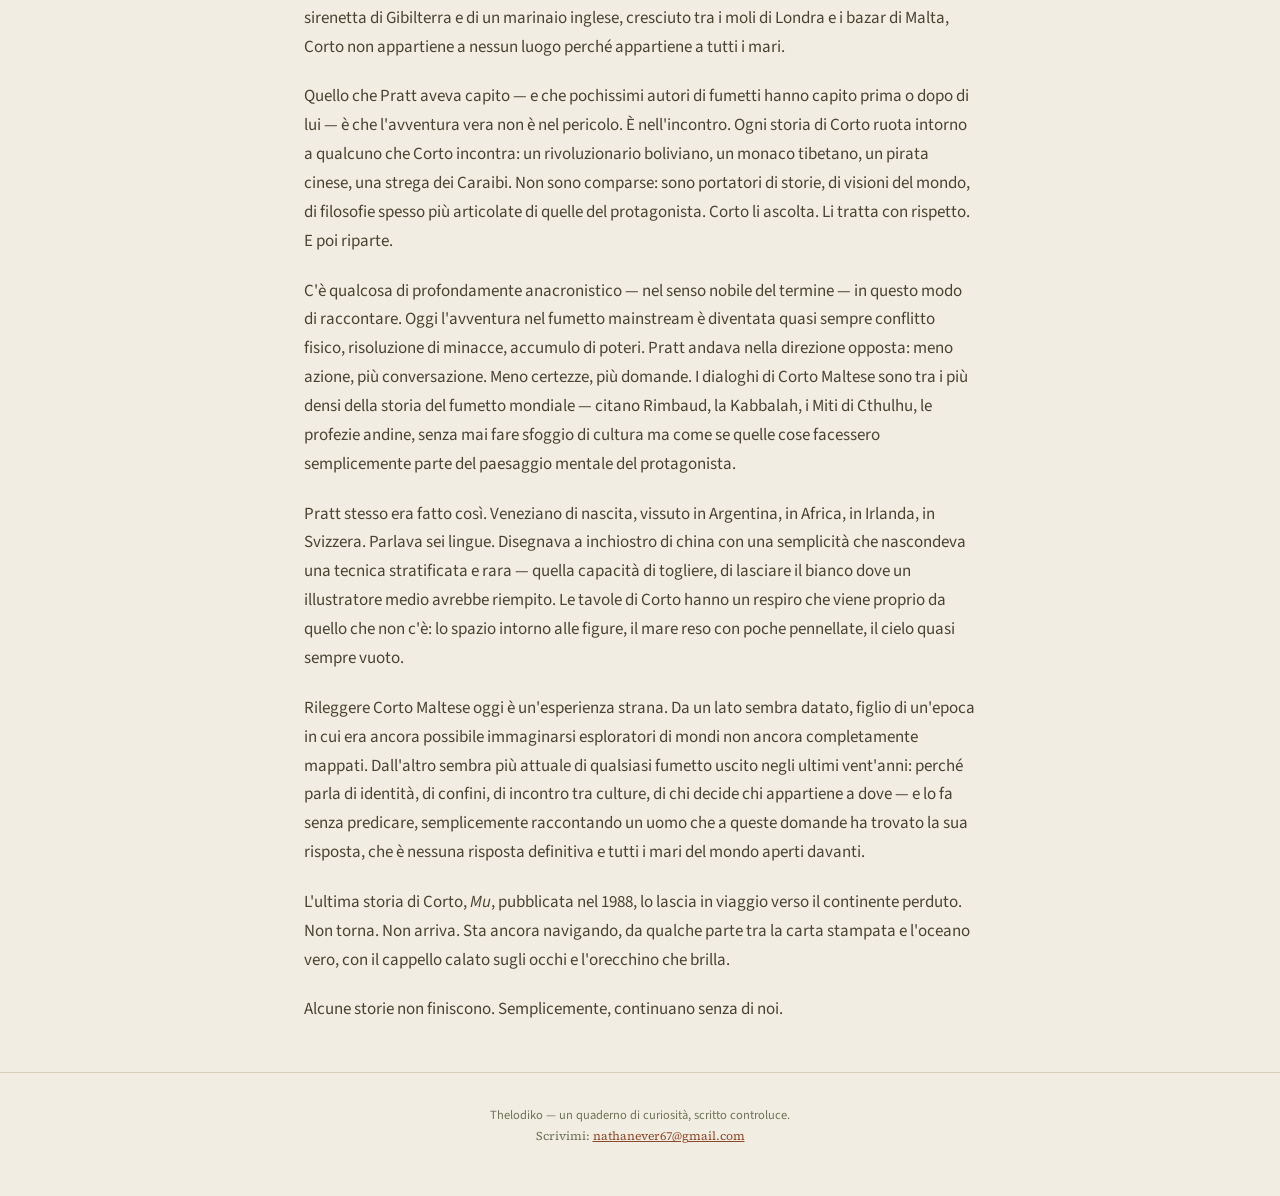
<file: articoli/cortomaltese.html>
<!DOCTYPE html>
<html lang="it">
<head>
<meta charset="UTF-8">
<meta name="viewport" content="width=device-width, initial-scale=1.0">
<title>Corto Maltese e la geografia del sogno — Thelodiko</title>
<link rel="stylesheet" href="../css/stile.css">
</head>
<body>
<header class="testata">
  <img src="../img/monogramma.svg" alt="GC" class="monogramma">
  <div class="occhiello">CONTROLUCE</div>
  <h1><a href="../index.html">Thelodiko</a></h1>
  <nav class="sezioni">
    <a href="../index.html#arte">Arte</a>
    <a href="../index.html#territorio">Territorio</a>
    <a href="../index.html#fumetti">Fumetti</a>
    <a href="../index.html#libri">Libri</a>
    <a href="../index.html#archeologia">Archeologia</a>
    <a href="../index.html#storia">Storia</a>
    <a href="../index.html#cinema">Cinema</a>
    <a href="../index.html#attualita">Attualità</a>
  </nav>
</header>
<main class="contenitore articolo-pagina sezione-fumetti">
  <a class="indietro" href="../index.html">← Torna a Thelodiko</a>
  <div class="etichetta">FUMETTI</div>
  <h1>Corto Maltese e la geografia del sogno</h1>
  <p class="meta-articolo">Thelodiko · 8 minuti di lettura</p>
  <div class="immagine-hero" style="background:none; height:auto; padding:0;">
    <img src="../img/hugopratt.jpg" alt="Hugo Pratt, 1989. Foto di Erling Mandelmann" style="width:100%; border-radius:6px; display:block;">
    <p style="font-size:11px; color:#6B7355; margin-top:6px; font-style:italic;">Hugo Pratt, 1989. Foto di Erling Mandelmann (CC BY-SA)</p>
  </div>
  <div class="corpo-testo">
    <p>Hugo Pratt non disegnava storie di avventura. Disegnava geografie dell'anima — e Corto Maltese era il navigatore che le attraversava senza mai chiedere il permesso a nessun porto.</p>
    <p>C'è un dettaglio che molti lettori di Corto non notano subito: le mappe. Pratt le disegnava con una precisione quasi ossessiva — le rotte erano reali, i venti erano quelli giusti per quella stagione, i porti avevano la forma che avevano davvero sulle carte nautiche dell'epoca. Era un modo di costruire la credibilità del sogno: per far sì che l'impossibile sembrasse possibile, il possibile doveva essere inattaccabile.</p>
    <p>Corto nasce nel 1967, su un racconto pubblicato sulla rivista Sergeant Kirk. Ha già tutto quello che lo renderà immortale: il cappello, l'orecchino, quella flemma cortese e distante che non è indifferenza ma piuttosto un modo di stare al mondo senza farsi possedere da esso. Figlio di una sirenetta di Gibilterra e di un marinaio inglese, cresciuto tra i moli di Londra e i bazar di Malta, Corto non appartiene a nessun luogo perché appartiene a tutti i mari.</p>
    <p>Quello che Pratt aveva capito — e che pochissimi autori di fumetti hanno capito prima o dopo di lui — è che l'avventura vera non è nel pericolo. È nell'incontro. Ogni storia di Corto ruota intorno a qualcuno che Corto incontra: un rivoluzionario boliviano, un monaco tibetano, un pirata cinese, una strega dei Caraibi. Non sono comparse: sono portatori di storie, di visioni del mondo, di filosofie spesso più articolate di quelle del protagonista. Corto li ascolta. Li tratta con rispetto. E poi riparte.</p>
    <p>C'è qualcosa di profondamente anacronistico — nel senso nobile del termine — in questo modo di raccontare. Oggi l'avventura nel fumetto mainstream è diventata quasi sempre conflitto fisico, risoluzione di minacce, accumulo di poteri. Pratt andava nella direzione opposta: meno azione, più conversazione. Meno certezze, più domande. I dialoghi di Corto Maltese sono tra i più densi della storia del fumetto mondiale — citano Rimbaud, la Kabbalah, i Miti di Cthulhu, le profezie andine, senza mai fare sfoggio di cultura ma come se quelle cose facessero semplicemente parte del paesaggio mentale del protagonista.</p>
    <p>Pratt stesso era fatto così. Veneziano di nascita, vissuto in Argentina, in Africa, in Irlanda, in Svizzera. Parlava sei lingue. Disegnava a inchiostro di china con una semplicità che nascondeva una tecnica stratificata e rara — quella capacità di togliere, di lasciare il bianco dove un illustratore medio avrebbe riempito. Le tavole di Corto hanno un respiro che viene proprio da quello che non c'è: lo spazio intorno alle figure, il mare reso con poche pennellate, il cielo quasi sempre vuoto.</p>
    <p>Rileggere Corto Maltese oggi è un'esperienza strana. Da un lato sembra datato, figlio di un'epoca in cui era ancora possibile immaginarsi esploratori di mondi non ancora completamente mappati. Dall'altro sembra più attuale di qualsiasi fumetto uscito negli ultimi vent'anni: perché parla di identità, di confini, di incontro tra culture, di chi decide chi appartiene a dove — e lo fa senza predicare, semplicemente raccontando un uomo che a queste domande ha trovato la sua risposta, che è nessuna risposta definitiva e tutti i mari del mondo aperti davanti.</p>
    <p>L'ultima storia di Corto, <em>Mu</em>, pubblicata nel 1988, lo lascia in viaggio verso il continente perduto. Non torna. Non arriva. Sta ancora navigando, da qualche parte tra la carta stampata e l'oceano vero, con il cappello calato sugli occhi e l'orecchino che brilla.</p>
    <p>Alcune storie non finiscono. Semplicemente, continuano senza di noi.</p>
  </div>
</main>
<footer class="piede">
  Thelodiko — un quaderno di curiosità, scritto controluce.<br>
  <span style="font-family:var(--font-titoli); font-size:12px;">Scrivimi: <a href="mailto:nathanever67@gmail.com" style="color:var(--terracotta);">nathanever67@gmail.com</a></span>
</footer>
</body>
</html>
</file>
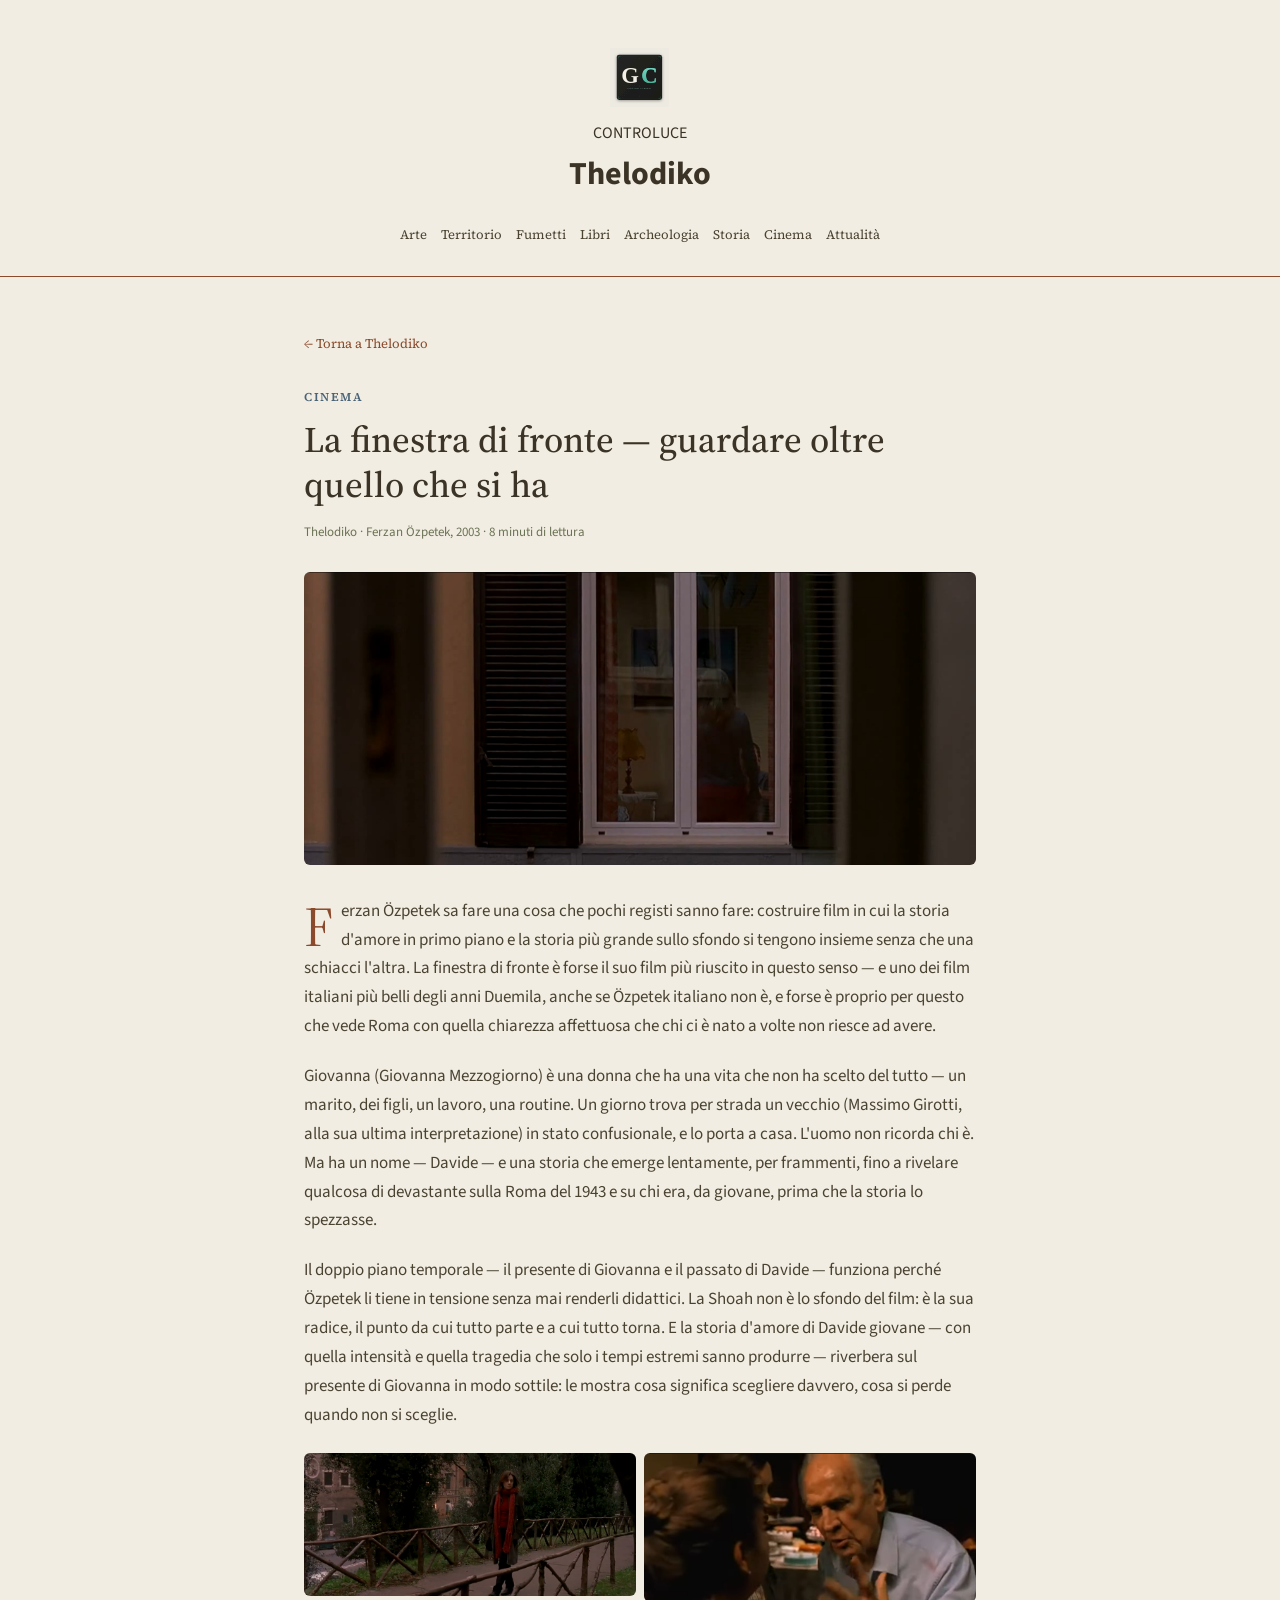
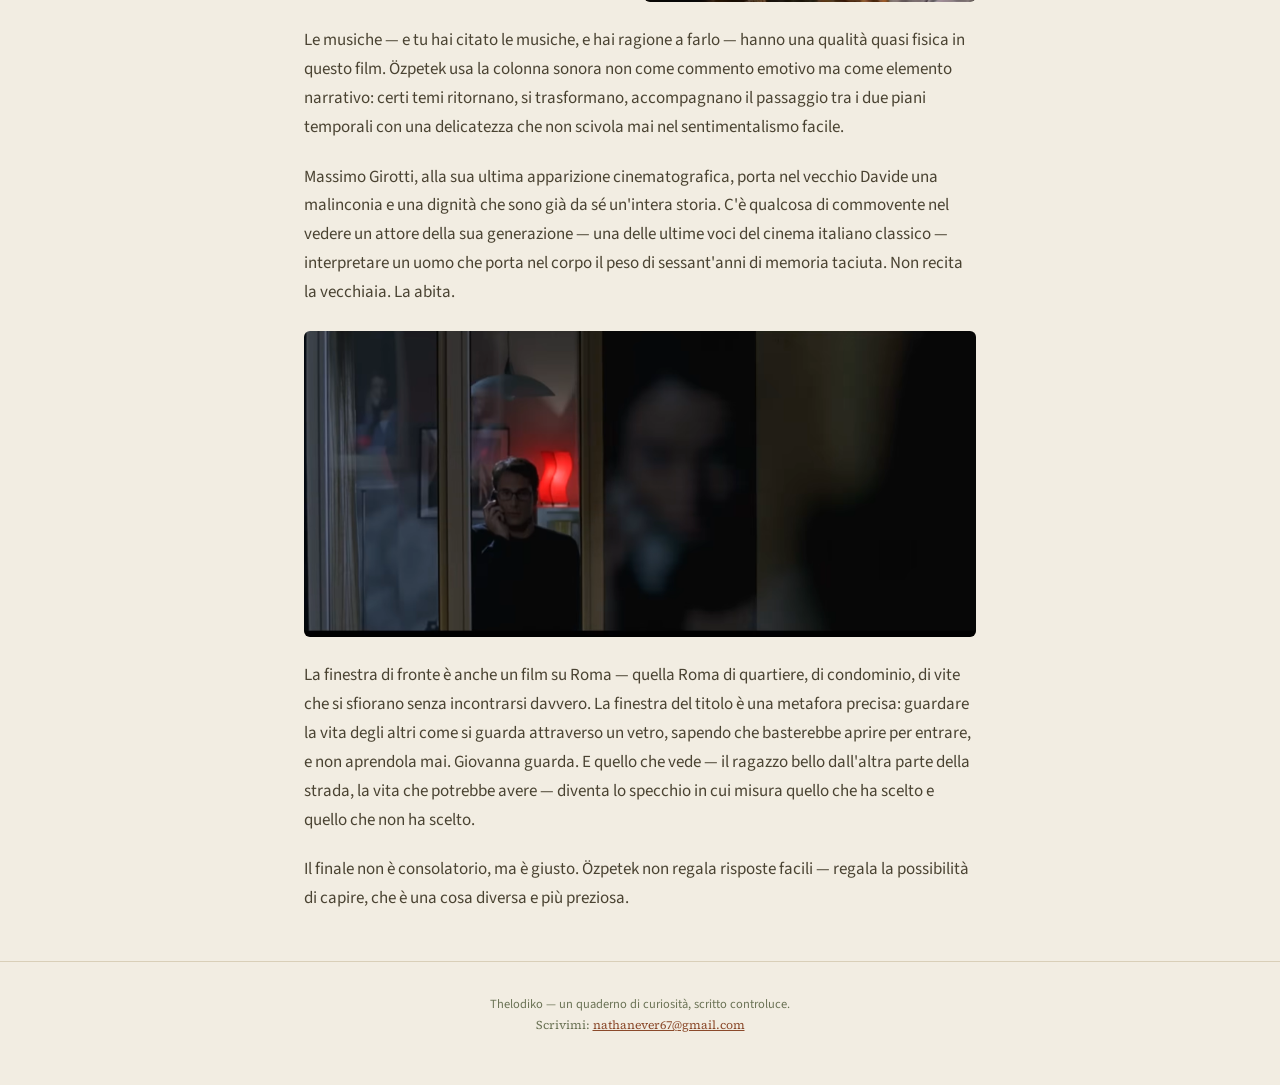
<file: articoli/finestradfronte.html>
<!DOCTYPE html>
<html lang="it">
<head>
<meta charset="UTF-8">
<meta name="viewport" content="width=device-width, initial-scale=1.0">
<title>La finestra di fronte — Thelodiko</title>
<meta name="description" content="Recensione di La finestra di fronte di Ferzan Özpetek. Roma, la Shoah, e un amore che attraversa il tempo senza consumarsi.">
<link rel="stylesheet" href="../css/stile.css">
</head>
<body>
<header class="testata">
  <img src="../img/monogramma.svg" alt="GC" class="monogramma">
  <div class="occhiello">CONTROLUCE</div>
  <h1><a href="../index.html">Thelodiko</a></h1>
  <nav class="sezioni">
    <a href="../index.html#arte">Arte</a>
    <a href="../index.html#territorio">Territorio</a>
    <a href="../index.html#fumetti">Fumetti</a>
    <a href="../index.html#libri">Libri</a>
    <a href="../index.html#archeologia">Archeologia</a>
    <a href="../index.html#storia">Storia</a>
    <a href="../index.html#cinema">Cinema</a>
    <a href="../index.html#attualita">Attualità</a>
  </nav>
</header>
<main class="contenitore articolo-pagina sezione-cinema">
  <a class="indietro" href="../index.html">← Torna a Thelodiko</a>
  <div class="etichetta">CINEMA</div>
  <h1>La finestra di fronte — guardare oltre quello che si ha</h1>
  <p class="meta-articolo">Thelodiko · Ferzan Özpetek, 2003 · 8 minuti di lettura</p>
  <div class="immagine-hero" style="background:none; height:auto; padding:0;"><img src="../img/finestra_hero.png" alt="La finestra di fronte — la finestra con la figura dietro il vetro" style="width:100%; border-radius:6px; display:block;"></div>
  <div class="corpo-testo">
    <p>Ferzan Özpetek sa fare una cosa che pochi registi sanno fare: costruire film in cui la storia d'amore in primo piano e la storia più grande sullo sfondo si tengono insieme senza che una schiacci l'altra. La finestra di fronte è forse il suo film più riuscito in questo senso — e uno dei film italiani più belli degli anni Duemila, anche se Özpetek italiano non è, e forse è proprio per questo che vede Roma con quella chiarezza affettuosa che chi ci è nato a volte non riesce ad avere.</p>
    <p>Giovanna (Giovanna Mezzogiorno) è una donna che ha una vita che non ha scelto del tutto — un marito, dei figli, un lavoro, una routine. Un giorno trova per strada un vecchio (Massimo Girotti, alla sua ultima interpretazione) in stato confusionale, e lo porta a casa. L'uomo non ricorda chi è. Ma ha un nome — Davide — e una storia che emerge lentamente, per frammenti, fino a rivelare qualcosa di devastante sulla Roma del 1943 e su chi era, da giovane, prima che la storia lo spezzasse.</p>
    <p>Il doppio piano temporale — il presente di Giovanna e il passato di Davide — funziona perché Özpetek li tiene in tensione senza mai renderli didattici. La Shoah non è lo sfondo del film: è la sua radice, il punto da cui tutto parte e a cui tutto torna. E la storia d'amore di Davide giovane — con quella intensità e quella tragedia che solo i tempi estremi sanno produrre — riverbera sul presente di Giovanna in modo sottile: le mostra cosa significa scegliere davvero, cosa si perde quando non si sceglie.</p>

    <div style="display:grid; grid-template-columns:1fr 1fr; gap:8px; margin:1.5rem 0;">
      <img src="../img/finestra_girotti.png" alt="Giovanna e il vecchio Davide — La finestra di fronte" style="width:100%; border-radius:6px; display:block;">
      <img src="../img/finestra_giovanna.png" alt="Giovanna Mezzogiorno — La finestra di fronte" style="width:100%; border-radius:6px; display:block;">
    </div>
    <p>Le musiche — e tu hai citato le musiche, e hai ragione a farlo — hanno una qualità quasi fisica in questo film. Özpetek usa la colonna sonora non come commento emotivo ma come elemento narrativo: certi temi ritornano, si trasformano, accompagnano il passaggio tra i due piani temporali con una delicatezza che non scivola mai nel sentimentalismo facile.</p>
    <p>Massimo Girotti, alla sua ultima apparizione cinematografica, porta nel vecchio Davide una malinconia e una dignità che sono già da sé un'intera storia. C'è qualcosa di commovente nel vedere un attore della sua generazione — una delle ultime voci del cinema italiano classico — interpretare un uomo che porta nel corpo il peso di sessant'anni di memoria taciuta. Non recita la vecchiaia. La abita.</p>

    <img src="../img/finestra_notte.png" alt="La finestra di notte — La finestra di fronte" style="width:100%; border-radius:6px; display:block; margin:1.5rem 0;">
    <p>La finestra di fronte è anche un film su Roma — quella Roma di quartiere, di condominio, di vite che si sfiorano senza incontrarsi davvero. La finestra del titolo è una metafora precisa: guardare la vita degli altri come si guarda attraverso un vetro, sapendo che basterebbe aprire per entrare, e non aprendola mai. Giovanna guarda. E quello che vede — il ragazzo bello dall'altra parte della strada, la vita che potrebbe avere — diventa lo specchio in cui misura quello che ha scelto e quello che non ha scelto.</p>
    <p>Il finale non è consolatorio, ma è giusto. Özpetek non regala risposte facili — regala la possibilità di capire, che è una cosa diversa e più preziosa.</p>
  </div>
</main>
<footer class="piede">
  Thelodiko — un quaderno di curiosità, scritto controluce.<br>
  <span style="font-family:var(--font-titoli); font-size:12px;">Scrivimi: <a href="mailto:nathanever67@gmail.com" style="color:var(--terracotta);">nathanever67@gmail.com</a></span>
</footer>
</body>
</html>
</file>
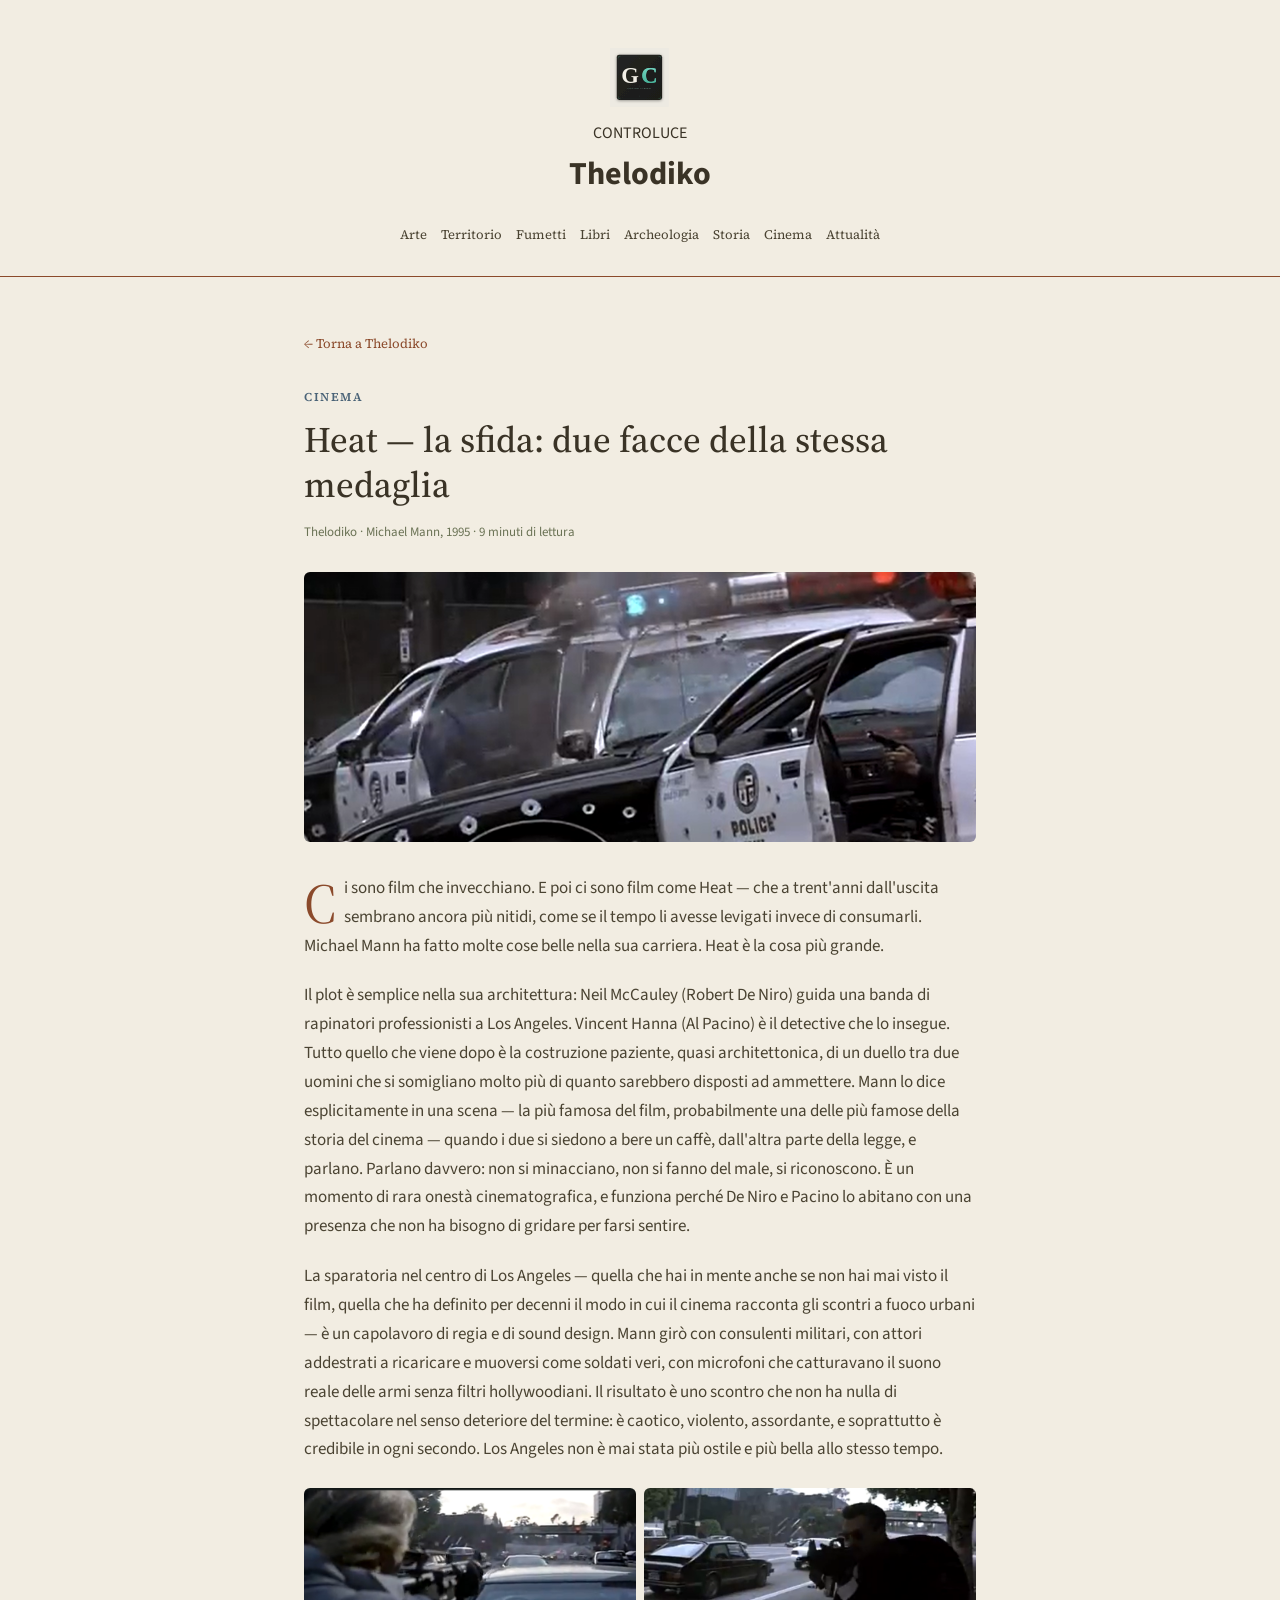
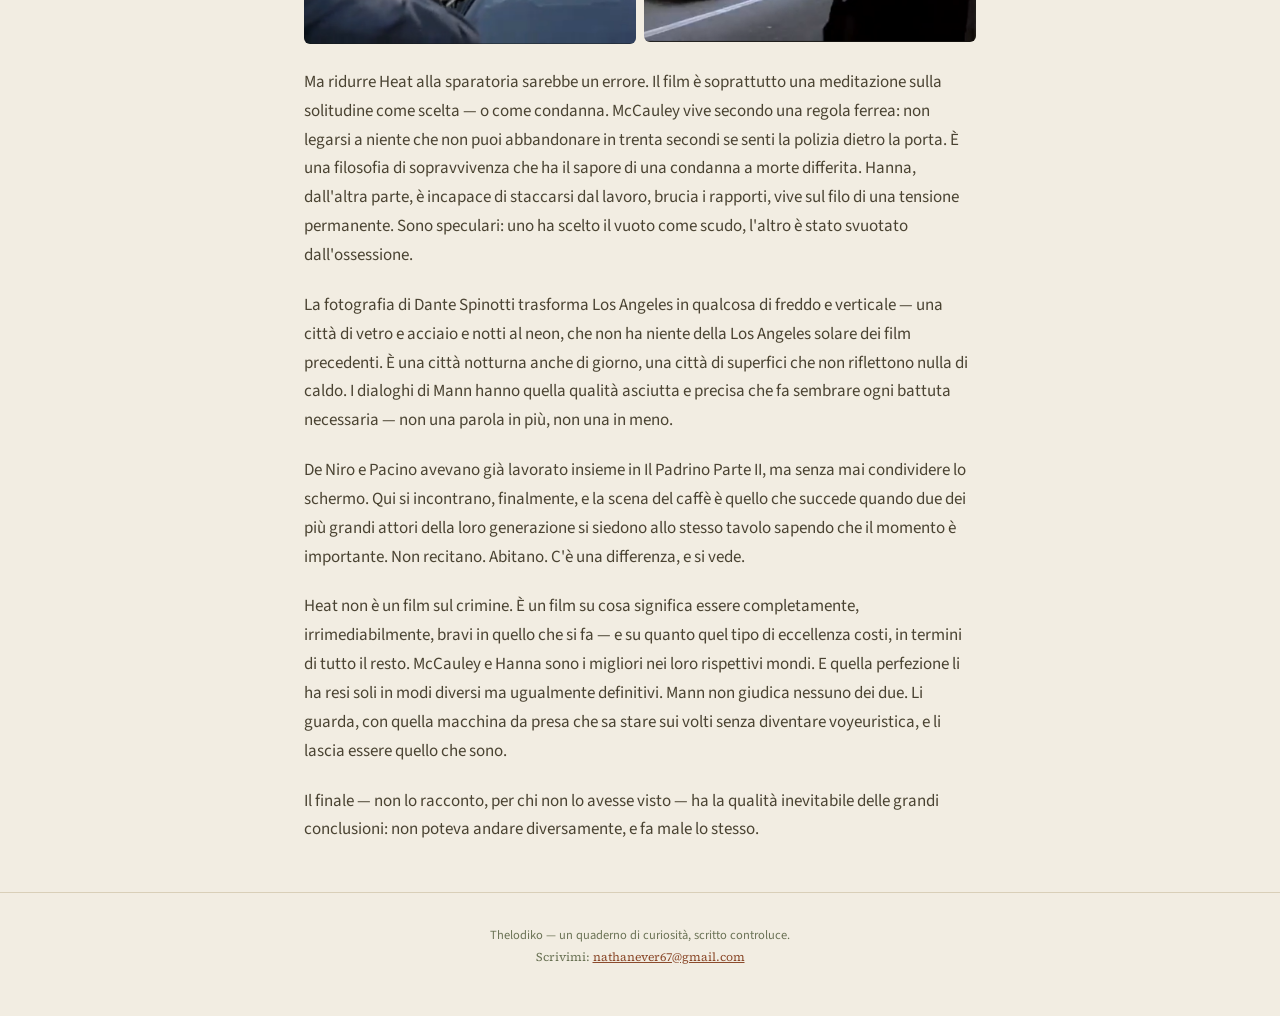
<file: articoli/heat.html>
<!DOCTYPE html>
<html lang="it">
<head>
<meta charset="UTF-8">
<meta name="viewport" content="width=device-width, initial-scale=1.0">
<title>Heat — la sfida — Thelodiko</title>
<meta name="description" content="Recensione di Heat di Michael Mann. La miglior sparatoria urbana del cinema, DeNiro e Pacino, e una riflessione sul doppio che non invecchia mai.">
<link rel="stylesheet" href="../css/stile.css">
</head>
<body>
<header class="testata">
  <img src="../img/monogramma.svg" alt="GC" class="monogramma">
  <div class="occhiello">CONTROLUCE</div>
  <h1><a href="../index.html">Thelodiko</a></h1>
  <nav class="sezioni">
    <a href="../index.html#arte">Arte</a>
    <a href="../index.html#territorio">Territorio</a>
    <a href="../index.html#fumetti">Fumetti</a>
    <a href="../index.html#libri">Libri</a>
    <a href="../index.html#archeologia">Archeologia</a>
    <a href="../index.html#storia">Storia</a>
    <a href="../index.html#cinema">Cinema</a>
    <a href="../index.html#attualita">Attualità</a>
  </nav>
</header>
<main class="contenitore articolo-pagina sezione-cinema">
  <a class="indietro" href="../index.html">← Torna a Thelodiko</a>
  <div class="etichetta">CINEMA</div>
  <h1>Heat — la sfida: due facce della stessa medaglia</h1>
  <p class="meta-articolo">Thelodiko · Michael Mann, 1995 · 9 minuti di lettura</p>
  <div class="immagine-hero" style="background:none; height:auto; padding:0;"><img src="../img/heat_1.png" alt="La sparatoria di Heat — le volanti della polizia crivellate di proiettili" style="width:100%; border-radius:6px; display:block;"></div>
  <div class="corpo-testo">
    <p>Ci sono film che invecchiano. E poi ci sono film come Heat — che a trent'anni dall'uscita sembrano ancora più nitidi, come se il tempo li avesse levigati invece di consumarli. Michael Mann ha fatto molte cose belle nella sua carriera. Heat è la cosa più grande.</p>
    <p>Il plot è semplice nella sua architettura: Neil McCauley (Robert De Niro) guida una banda di rapinatori professionisti a Los Angeles. Vincent Hanna (Al Pacino) è il detective che lo insegue. Tutto quello che viene dopo è la costruzione paziente, quasi architettonica, di un duello tra due uomini che si somigliano molto più di quanto sarebbero disposti ad ammettere. Mann lo dice esplicitamente in una scena — la più famosa del film, probabilmente una delle più famose della storia del cinema — quando i due si siedono a bere un caffè, dall'altra parte della legge, e parlano. Parlano davvero: non si minacciano, non si fanno del male, si riconoscono. È un momento di rara onestà cinematografica, e funziona perché De Niro e Pacino lo abitano con una presenza che non ha bisogno di gridare per farsi sentire.</p>
    <p>La sparatoria nel centro di Los Angeles — quella che hai in mente anche se non hai mai visto il film, quella che ha definito per decenni il modo in cui il cinema racconta gli scontri a fuoco urbani — è un capolavoro di regia e di sound design. Mann girò con consulenti militari, con attori addestrati a ricaricare e muoversi come soldati veri, con microfoni che catturavano il suono reale delle armi senza filtri hollywoodiani. Il risultato è uno scontro che non ha nulla di spettacolare nel senso deteriore del termine: è caotico, violento, assordante, e soprattutto è credibile in ogni secondo. Los Angeles non è mai stata più ostile e più bella allo stesso tempo.</p>
    <div style="display:grid; grid-template-columns:1fr 1fr; gap:8px; margin:1.5rem 0;">
      <img src="../img/heat_3.png" alt="Heat — De Niro durante la sparatoria" style="width:100%; border-radius:6px; display:block;">
      <img src="../img/heat_5.png" alt="Heat — figura in controluce durante lo scontro" style="width:100%; border-radius:6px; display:block;">
    </div>

    <p>Ma ridurre Heat alla sparatoria sarebbe un errore. Il film è soprattutto una meditazione sulla solitudine come scelta — o come condanna. McCauley vive secondo una regola ferrea: non legarsi a niente che non puoi abbandonare in trenta secondi se senti la polizia dietro la porta. È una filosofia di sopravvivenza che ha il sapore di una condanna a morte differita. Hanna, dall'altra parte, è incapace di staccarsi dal lavoro, brucia i rapporti, vive sul filo di una tensione permanente. Sono speculari: uno ha scelto il vuoto come scudo, l'altro è stato svuotato dall'ossessione.</p>
    <p>La fotografia di Dante Spinotti trasforma Los Angeles in qualcosa di freddo e verticale — una città di vetro e acciaio e notti al neon, che non ha niente della Los Angeles solare dei film precedenti. È una città notturna anche di giorno, una città di superfici che non riflettono nulla di caldo. I dialoghi di Mann hanno quella qualità asciutta e precisa che fa sembrare ogni battuta necessaria — non una parola in più, non una in meno.</p>
    <p>De Niro e Pacino avevano già lavorato insieme in Il Padrino Parte II, ma senza mai condividere lo schermo. Qui si incontrano, finalmente, e la scena del caffè è quello che succede quando due dei più grandi attori della loro generazione si siedono allo stesso tavolo sapendo che il momento è importante. Non recitano. Abitano. C'è una differenza, e si vede.</p>
    <p>Heat non è un film sul crimine. È un film su cosa significa essere completamente, irrimediabilmente, bravi in quello che si fa — e su quanto quel tipo di eccellenza costi, in termini di tutto il resto. McCauley e Hanna sono i migliori nei loro rispettivi mondi. E quella perfezione li ha resi soli in modi diversi ma ugualmente definitivi. Mann non giudica nessuno dei due. Li guarda, con quella macchina da presa che sa stare sui volti senza diventare voyeuristica, e li lascia essere quello che sono.</p>
    <p>Il finale — non lo racconto, per chi non lo avesse visto — ha la qualità inevitabile delle grandi conclusioni: non poteva andare diversamente, e fa male lo stesso.</p>
  </div>
</main>
<footer class="piede">
  Thelodiko — un quaderno di curiosità, scritto controluce.<br>
  <span style="font-family:var(--font-titoli); font-size:12px;">Scrivimi: <a href="mailto:nathanever67@gmail.com" style="color:var(--terracotta);">nathanever67@gmail.com</a></span>
</footer>
</body>
</html>
</file>
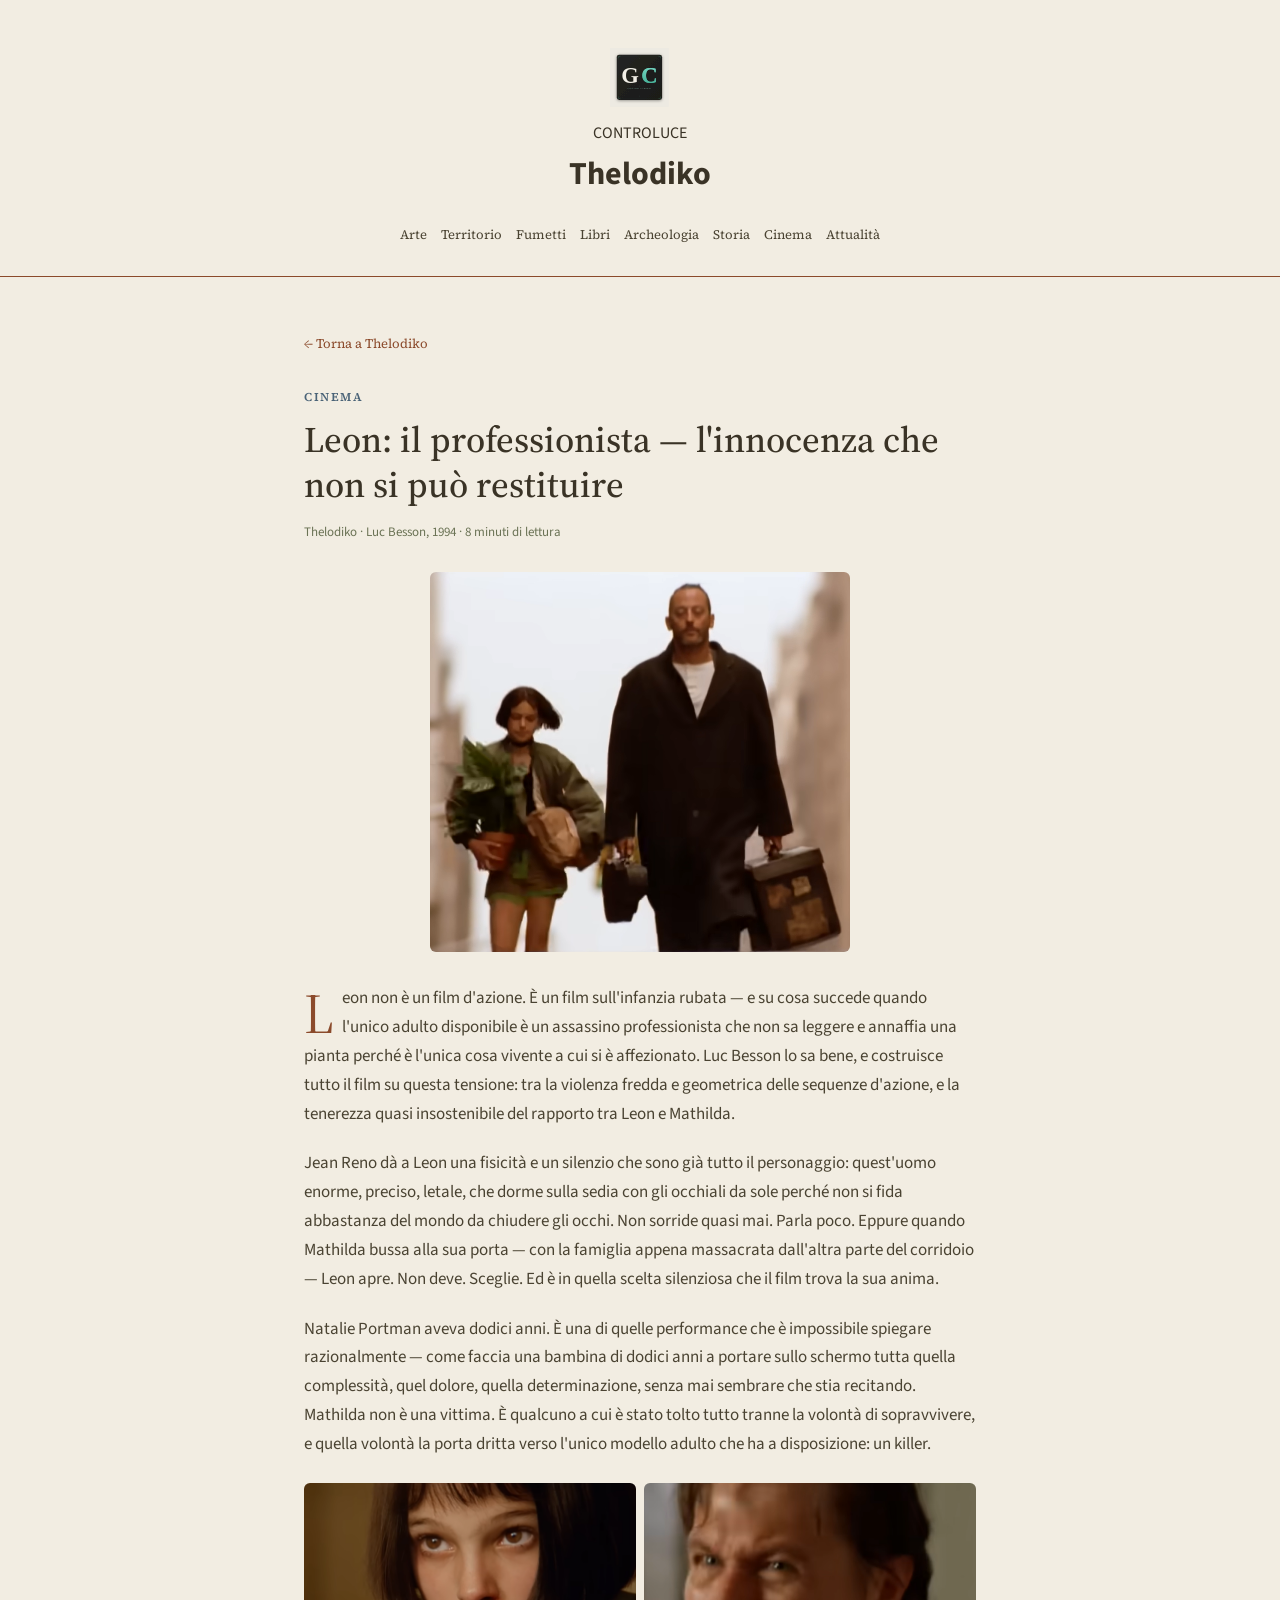
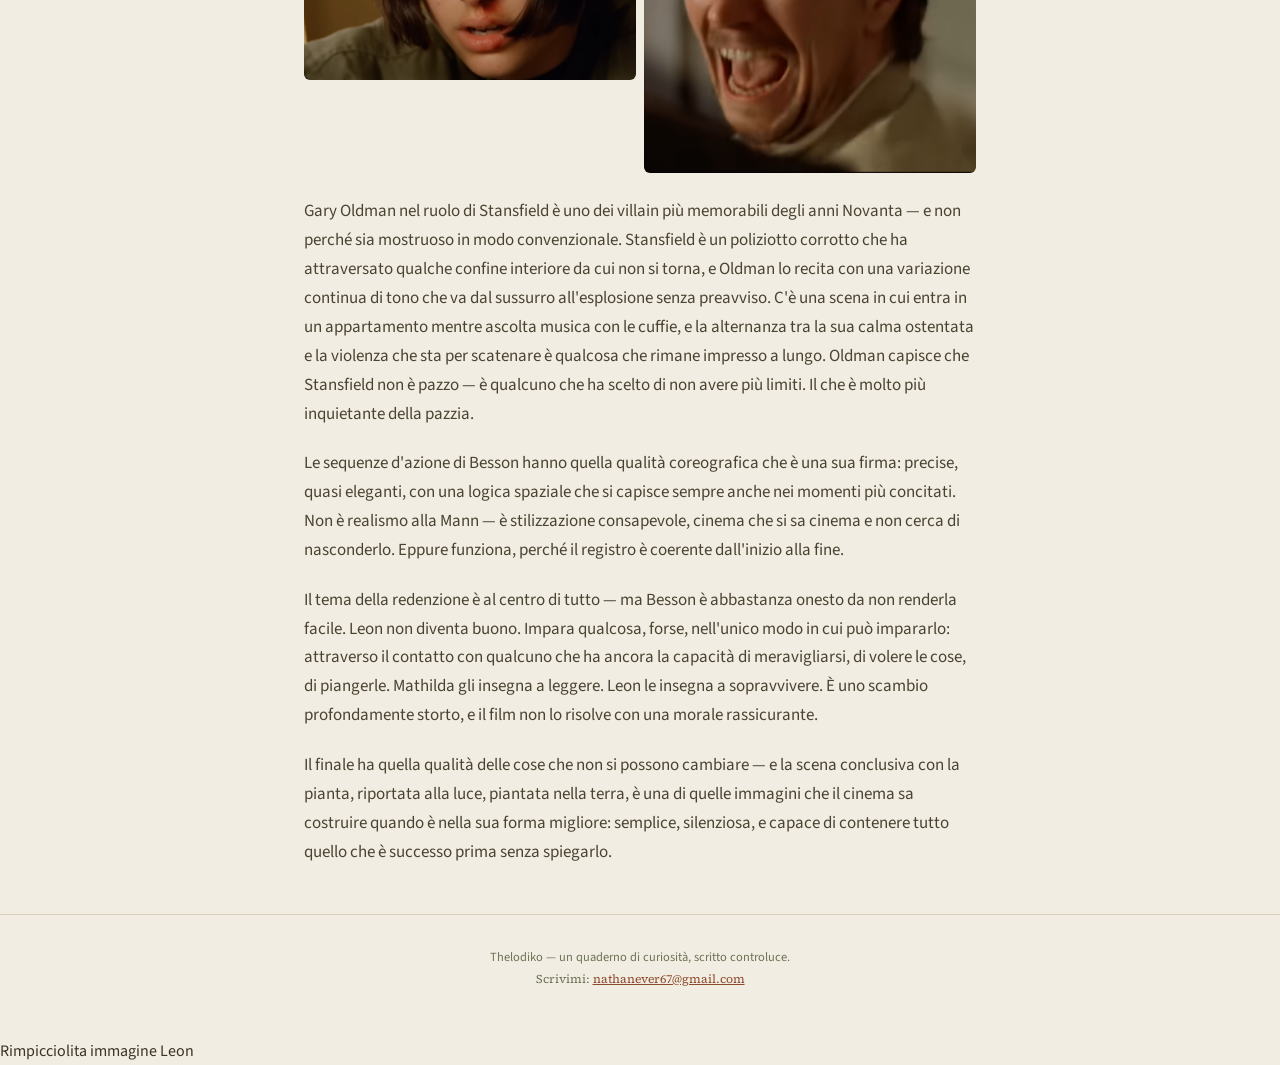
<file: articoli/leon.html>
<!DOCTYPE html>
<html lang="it">
<head>
<meta charset="UTF-8">
<meta name="viewport" content="width=device-width, initial-scale=1.0">
<title>Leon — Thelodiko</title>
<meta name="description" content="Recensione di Leon di Luc Besson. Jean Reno, Gary Oldman, Natalie Portman. Un film sull'innocenza che insegna a uccidere — e sulla redenzione impossibile.">
<link rel="stylesheet" href="../css/stile.css">
</head>
<body>
<header class="testata">
  <img src="../img/monogramma.svg" alt="GC" class="monogramma">
  <div class="occhiello">CONTROLUCE</div>
  <h1><a href="../index.html">Thelodiko</a></h1>
  <nav class="sezioni">
    <a href="../index.html#arte">Arte</a>
    <a href="../index.html#territorio">Territorio</a>
    <a href="../index.html#fumetti">Fumetti</a>
    <a href="../index.html#libri">Libri</a>
    <a href="../index.html#archeologia">Archeologia</a>
    <a href="../index.html#storia">Storia</a>
    <a href="../index.html#cinema">Cinema</a>
    <a href="../index.html#attualita">Attualità</a>
  </nav>
</header>
<main class="contenitore articolo-pagina sezione-cinema">
  <a class="indietro" href="../index.html">← Torna a Thelodiko</a>
  <div class="etichetta">CINEMA</div>
  <h1>Leon: il professionista — l'innocenza che non si può restituire</h1>
  <p class="meta-articolo">Thelodiko · Luc Besson, 1994 · 8 minuti di lettura</p>
  <div class="immagine-hero" style="background:none; height:auto; padding:0; display:flex; flex-direction:column; align-items:center;"><img src="../img/leon_hero.png" alt="Leon e Mathilda camminano per strada con la pianta" style="max-height:380px; width:auto; border-radius:6px; display:block;"></div>
  <div class="corpo-testo">
    <p>Leon non è un film d'azione. È un film sull'infanzia rubata — e su cosa succede quando l'unico adulto disponibile è un assassino professionista che non sa leggere e annaffia una pianta perché è l'unica cosa vivente a cui si è affezionato. Luc Besson lo sa bene, e costruisce tutto il film su questa tensione: tra la violenza fredda e geometrica delle sequenze d'azione, e la tenerezza quasi insostenibile del rapporto tra Leon e Mathilda.</p>
    <p>Jean Reno dà a Leon una fisicità e un silenzio che sono già tutto il personaggio: quest'uomo enorme, preciso, letale, che dorme sulla sedia con gli occhiali da sole perché non si fida abbastanza del mondo da chiudere gli occhi. Non sorride quasi mai. Parla poco. Eppure quando Mathilda bussa alla sua porta — con la famiglia appena massacrata dall'altra parte del corridoio — Leon apre. Non deve. Sceglie. Ed è in quella scelta silenziosa che il film trova la sua anima.</p>
    <p>Natalie Portman aveva dodici anni. È una di quelle performance che è impossibile spiegare razionalmente — come faccia una bambina di dodici anni a portare sullo schermo tutta quella complessità, quel dolore, quella determinazione, senza mai sembrare che stia recitando. Mathilda non è una vittima. È qualcuno a cui è stato tolto tutto tranne la volontà di sopravvivere, e quella volontà la porta dritta verso l'unico modello adulto che ha a disposizione: un killer.</p>
    <div style="display:grid; grid-template-columns:1fr 1fr; gap:8px; margin:1.5rem 0;">
      <img src="../img/leon_mathilda.png" alt="Mathilda — Natalie Portman in Leon" style="width:100%; border-radius:6px; display:block;">
      <img src="../img/leon_stansfield.png" alt="Stansfield — Gary Oldman in Leon" style="width:100%; border-radius:6px; display:block;">
    </div>

    <p>Gary Oldman nel ruolo di Stansfield è uno dei villain più memorabili degli anni Novanta — e non perché sia mostruoso in modo convenzionale. Stansfield è un poliziotto corrotto che ha attraversato qualche confine interiore da cui non si torna, e Oldman lo recita con una variazione continua di tono che va dal sussurro all'esplosione senza preavviso. C'è una scena in cui entra in un appartamento mentre ascolta musica con le cuffie, e la alternanza tra la sua calma ostentata e la violenza che sta per scatenare è qualcosa che rimane impresso a lungo. Oldman capisce che Stansfield non è pazzo — è qualcuno che ha scelto di non avere più limiti. Il che è molto più inquietante della pazzia.</p>
    <p>Le sequenze d'azione di Besson hanno quella qualità coreografica che è una sua firma: precise, quasi eleganti, con una logica spaziale che si capisce sempre anche nei momenti più concitati. Non è realismo alla Mann — è stilizzazione consapevole, cinema che si sa cinema e non cerca di nasconderlo. Eppure funziona, perché il registro è coerente dall'inizio alla fine.</p>
    <p>Il tema della redenzione è al centro di tutto — ma Besson è abbastanza onesto da non renderla facile. Leon non diventa buono. Impara qualcosa, forse, nell'unico modo in cui può impararlo: attraverso il contatto con qualcuno che ha ancora la capacità di meravigliarsi, di volere le cose, di piangerle. Mathilda gli insegna a leggere. Leon le insegna a sopravvivere. È uno scambio profondamente storto, e il film non lo risolve con una morale rassicurante.</p>
    <p>Il finale ha quella qualità delle cose che non si possono cambiare — e la scena conclusiva con la pianta, riportata alla luce, piantata nella terra, è una di quelle immagini che il cinema sa costruire quando è nella sua forma migliore: semplice, silenziosa, e capace di contenere tutto quello che è successo prima senza spiegarlo.</p>
  </div>
</main>
<footer class="piede">
  Thelodiko — un quaderno di curiosità, scritto controluce.<br>
  <span style="font-family:var(--font-titoli); font-size:12px;">Scrivimi: <a href="mailto:nathanever67@gmail.com" style="color:var(--terracotta);">nathanever67@gmail.com</a></span>
</footer>
</body>
</html>
Rimpicciolita immagine Leon
</file>
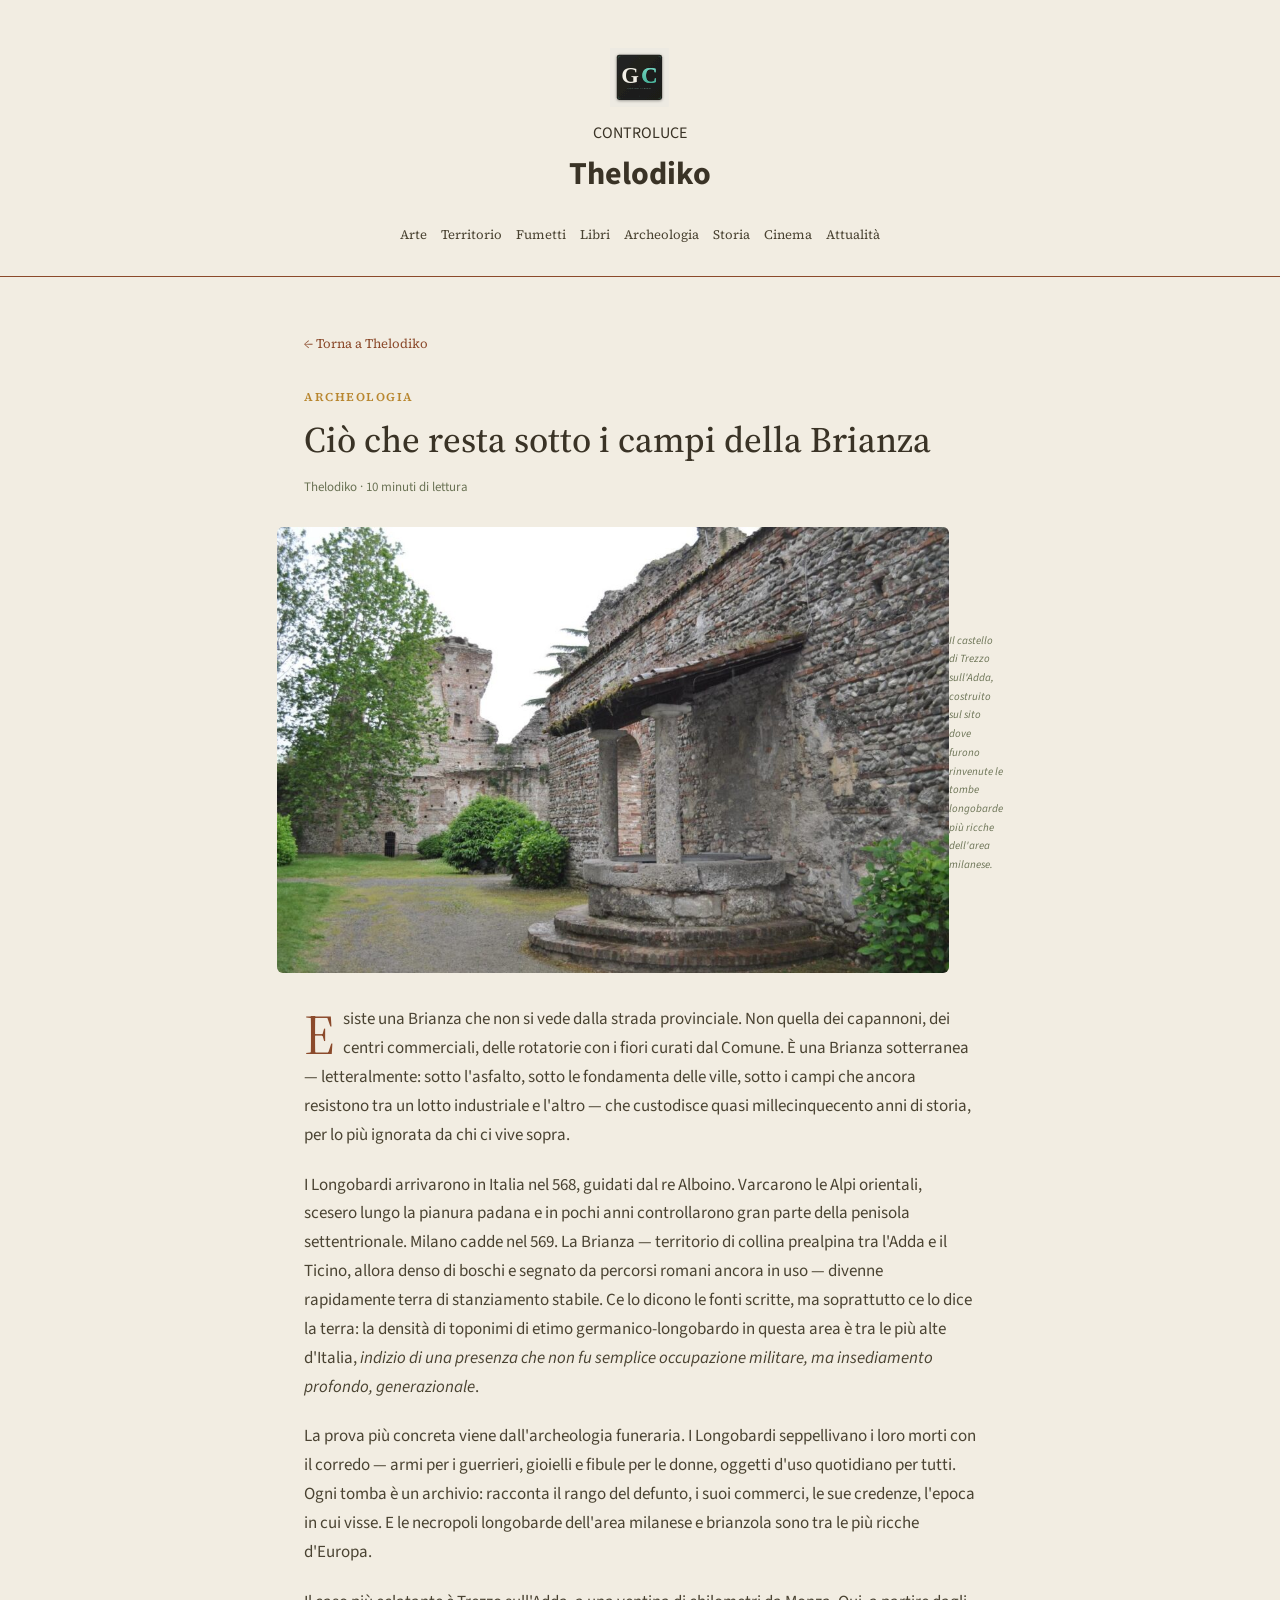
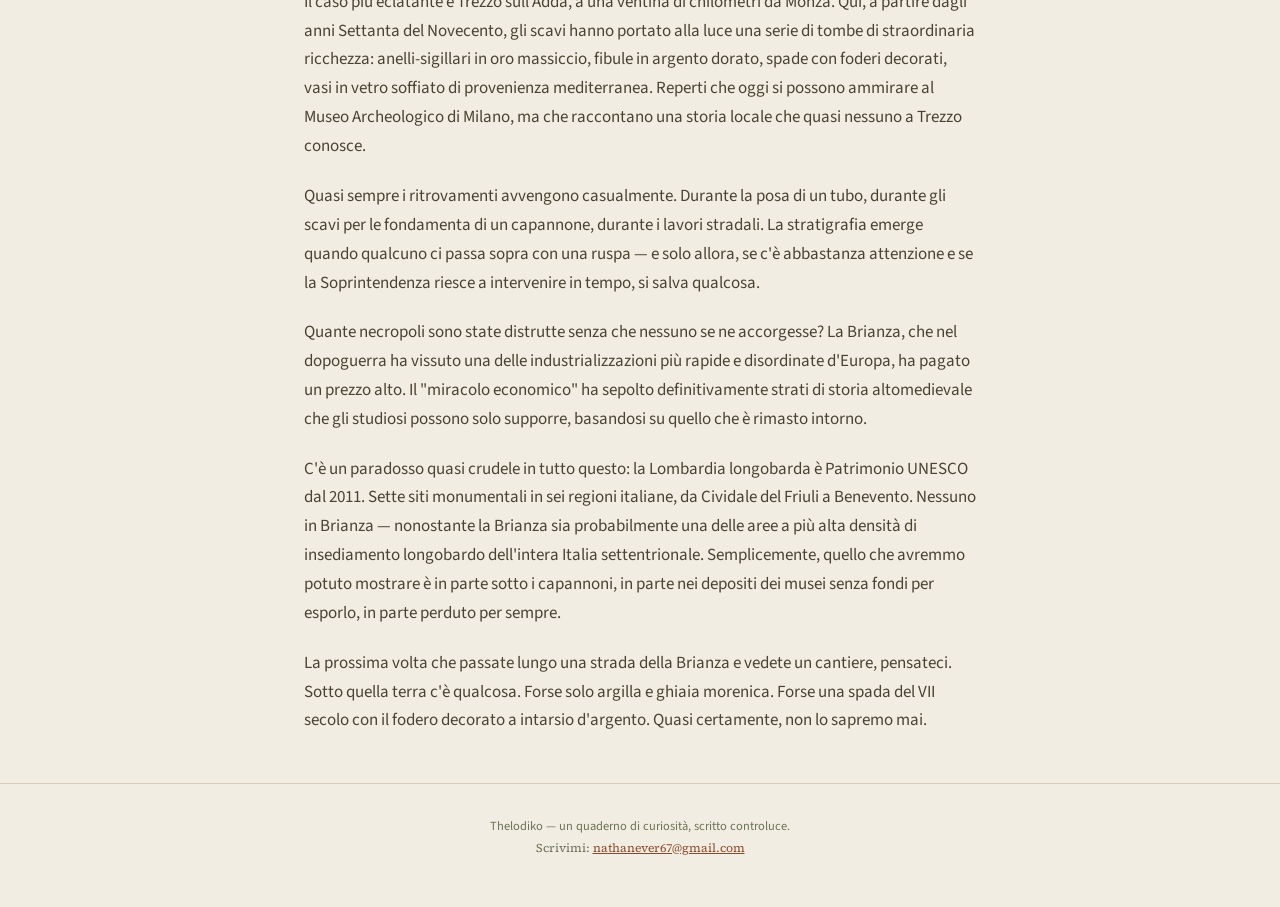
<file: articoli/longobardi.html>
<!DOCTYPE html>
<html lang="it">
<head>
<meta charset="UTF-8">
<meta name="viewport" content="width=device-width, initial-scale=1.0">
<title>Ciò che resta sotto i campi della Brianza — Thelodiko</title>
<link rel="stylesheet" href="../css/stile.css">
</head>
<body>
<header class="testata">
  <img src="../img/monogramma.svg" alt="GC" class="monogramma">
  <div class="occhiello">CONTROLUCE</div>
  <h1><a href="../index.html">Thelodiko</a></h1>
  <nav class="sezioni">
    <a href="../index.html#arte">Arte</a>
    <a href="../index.html#territorio">Territorio</a>
    <a href="../index.html#fumetti">Fumetti</a>
    <a href="../index.html#libri">Libri</a>
    <a href="../index.html#archeologia">Archeologia</a>
    <a href="../index.html#storia">Storia</a>
    <a href="../index.html#cinema">Cinema</a>
    <a href="../index.html#attualita">Attualità</a>
  </nav>
</header>
<main class="contenitore articolo-pagina sezione-archeologia">
  <a class="indietro" href="../index.html">← Torna a Thelodiko</a>
  <div class="etichetta">ARCHEOLOGIA</div>
  <h1>Ciò che resta sotto i campi della Brianza</h1>
  <p class="meta-articolo">Thelodiko · 10 minuti di lettura</p>
  <div class="immagine-hero" style="background:none; height:auto; padding:0;">
    <img src="../img/trezzo_castello.jpg" alt="Castello di Trezzo sull'Adda" style="width:100%; border-radius:6px; display:block;">
    <p style="font-size:11px; color:#6B7355; margin-top:6px; font-style:italic;">Il castello di Trezzo sull'Adda, costruito sul sito dove furono rinvenute le tombe longobarde più ricche dell'area milanese.</p>
  </div>
  <div class="corpo-testo">
    <p>Esiste una Brianza che non si vede dalla strada provinciale. Non quella dei capannoni, dei centri commerciali, delle rotatorie con i fiori curati dal Comune. È una Brianza sotterranea — letteralmente: sotto l'asfalto, sotto le fondamenta delle ville, sotto i campi che ancora resistono tra un lotto industriale e l'altro — che custodisce quasi millecinquecento anni di storia, per lo più ignorata da chi ci vive sopra.</p>
    <p>I Longobardi arrivarono in Italia nel 568, guidati dal re Alboino. Varcarono le Alpi orientali, scesero lungo la pianura padana e in pochi anni controllarono gran parte della penisola settentrionale. Milano cadde nel 569. La Brianza — territorio di collina prealpina tra l'Adda e il Ticino, allora denso di boschi e segnato da percorsi romani ancora in uso — divenne rapidamente terra di stanziamento stabile. Ce lo dicono le fonti scritte, ma soprattutto ce lo dice la terra: la densità di toponimi di etimo germanico-longobardo in questa area è tra le più alte d'Italia, <em>indizio di una presenza che non fu semplice occupazione militare, ma insediamento profondo, generazionale</em>.</p>
    <p>La prova più concreta viene dall'archeologia funeraria. I Longobardi seppellivano i loro morti con il corredo — armi per i guerrieri, gioielli e fibule per le donne, oggetti d'uso quotidiano per tutti. Ogni tomba è un archivio: racconta il rango del defunto, i suoi commerci, le sue credenze, l'epoca in cui visse. E le necropoli longobarde dell'area milanese e brianzola sono tra le più ricche d'Europa.</p>
    <p>Il caso più eclatante è Trezzo sull'Adda, a una ventina di chilometri da Monza. Qui, a partire dagli anni Settanta del Novecento, gli scavi hanno portato alla luce una serie di tombe di straordinaria ricchezza: anelli-sigillari in oro massiccio, fibule in argento dorato, spade con foderi decorati, vasi in vetro soffiato di provenienza mediterranea. Reperti che oggi si possono ammirare al Museo Archeologico di Milano, ma che raccontano una storia locale che quasi nessuno a Trezzo conosce.</p>
    <p>Quasi sempre i ritrovamenti avvengono casualmente. Durante la posa di un tubo, durante gli scavi per le fondamenta di un capannone, durante i lavori stradali. La stratigrafia emerge quando qualcuno ci passa sopra con una ruspa — e solo allora, se c'è abbastanza attenzione e se la Soprintendenza riesce a intervenire in tempo, si salva qualcosa.</p>
    <p>Quante necropoli sono state distrutte senza che nessuno se ne accorgesse? La Brianza, che nel dopoguerra ha vissuto una delle industrializzazioni più rapide e disordinate d'Europa, ha pagato un prezzo alto. Il "miracolo economico" ha sepolto definitivamente strati di storia altomedievale che gli studiosi possono solo supporre, basandosi su quello che è rimasto intorno.</p>
    <p>C'è un paradosso quasi crudele in tutto questo: la Lombardia longobarda è Patrimonio UNESCO dal 2011. Sette siti monumentali in sei regioni italiane, da Cividale del Friuli a Benevento. Nessuno in Brianza — nonostante la Brianza sia probabilmente una delle aree a più alta densità di insediamento longobardo dell'intera Italia settentrionale. Semplicemente, quello che avremmo potuto mostrare è in parte sotto i capannoni, in parte nei depositi dei musei senza fondi per esporlo, in parte perduto per sempre.</p>
    <p>La prossima volta che passate lungo una strada della Brianza e vedete un cantiere, pensateci. Sotto quella terra c'è qualcosa. Forse solo argilla e ghiaia morenica. Forse una spada del VII secolo con il fodero decorato a intarsio d'argento. Quasi certamente, non lo sapremo mai.</p>
  </div>
</main>
<footer class="piede">
  Thelodiko — un quaderno di curiosità, scritto controluce.<br>
  <span style="font-family:var(--font-titoli); font-size:12px;">Scrivimi: <a href="mailto:nathanever67@gmail.com" style="color:var(--terracotta);">nathanever67@gmail.com</a></span>
</footer>
</body>
</html>
</file>
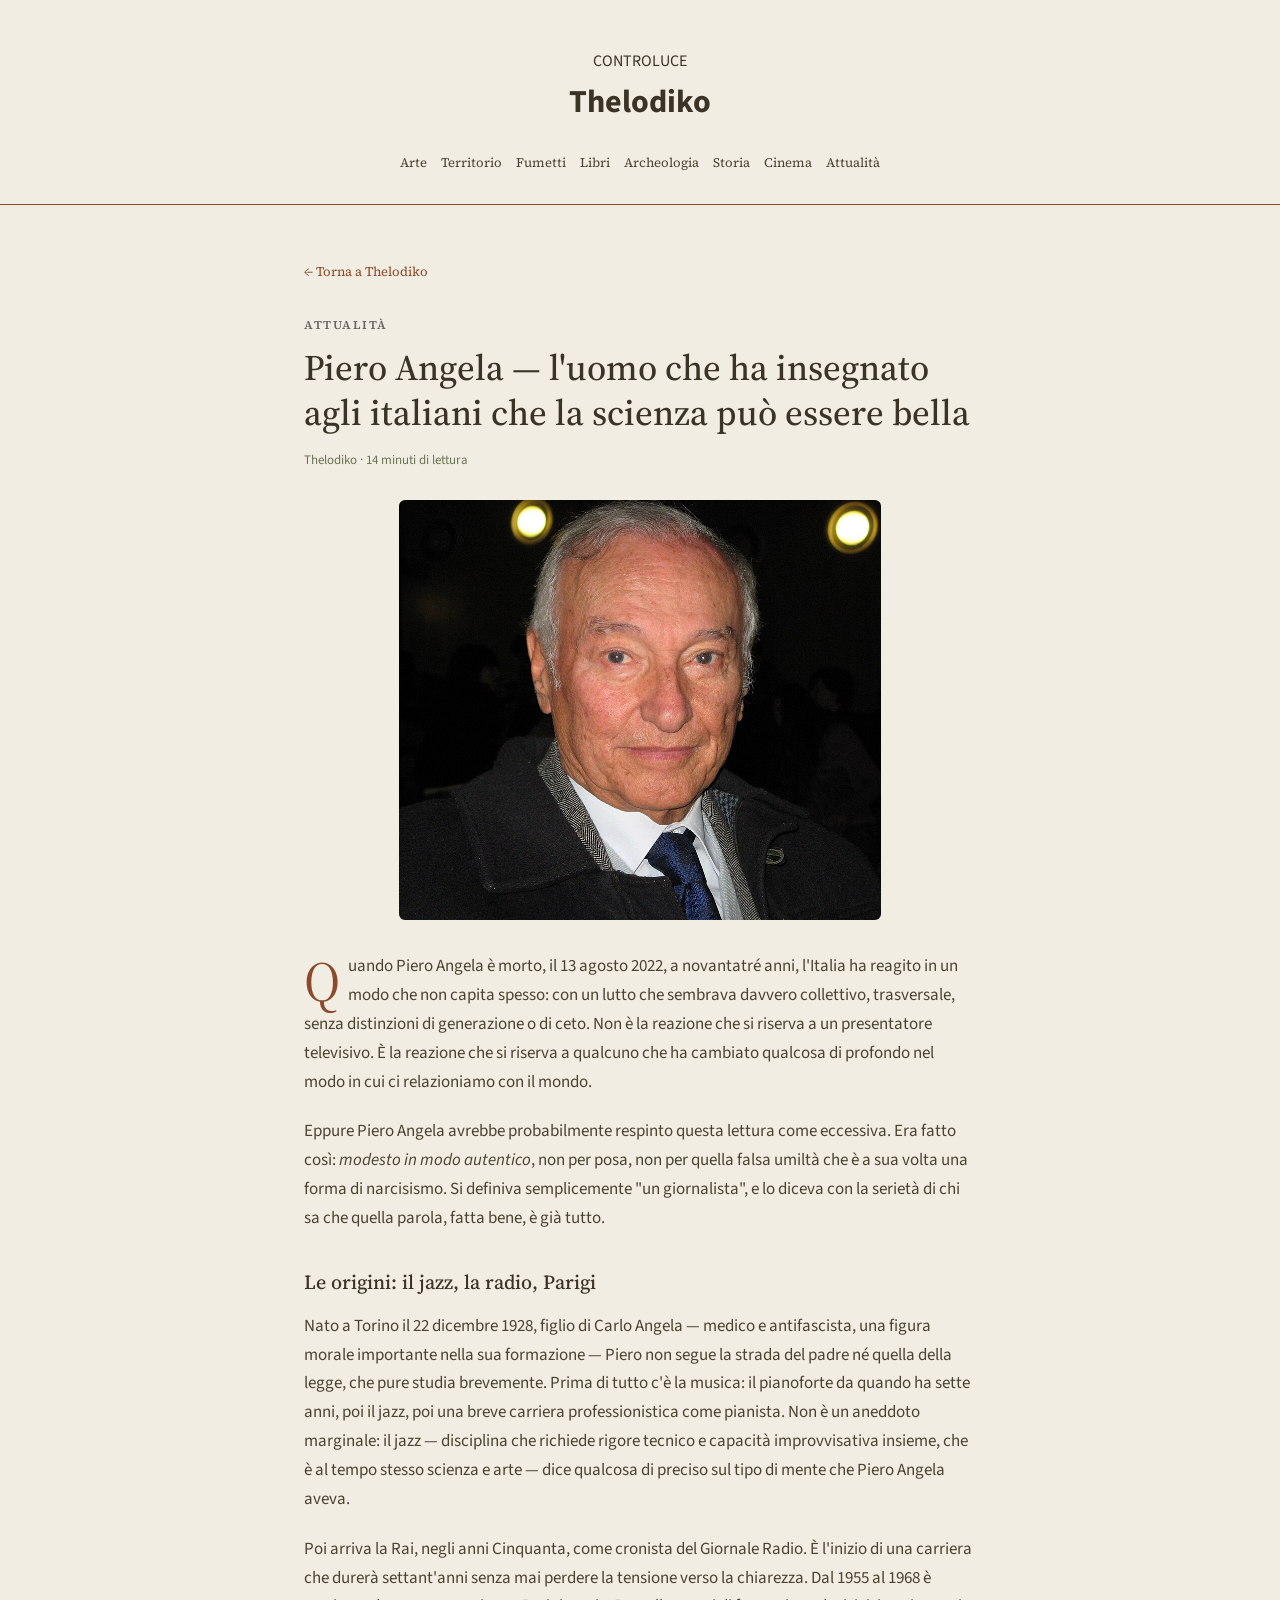
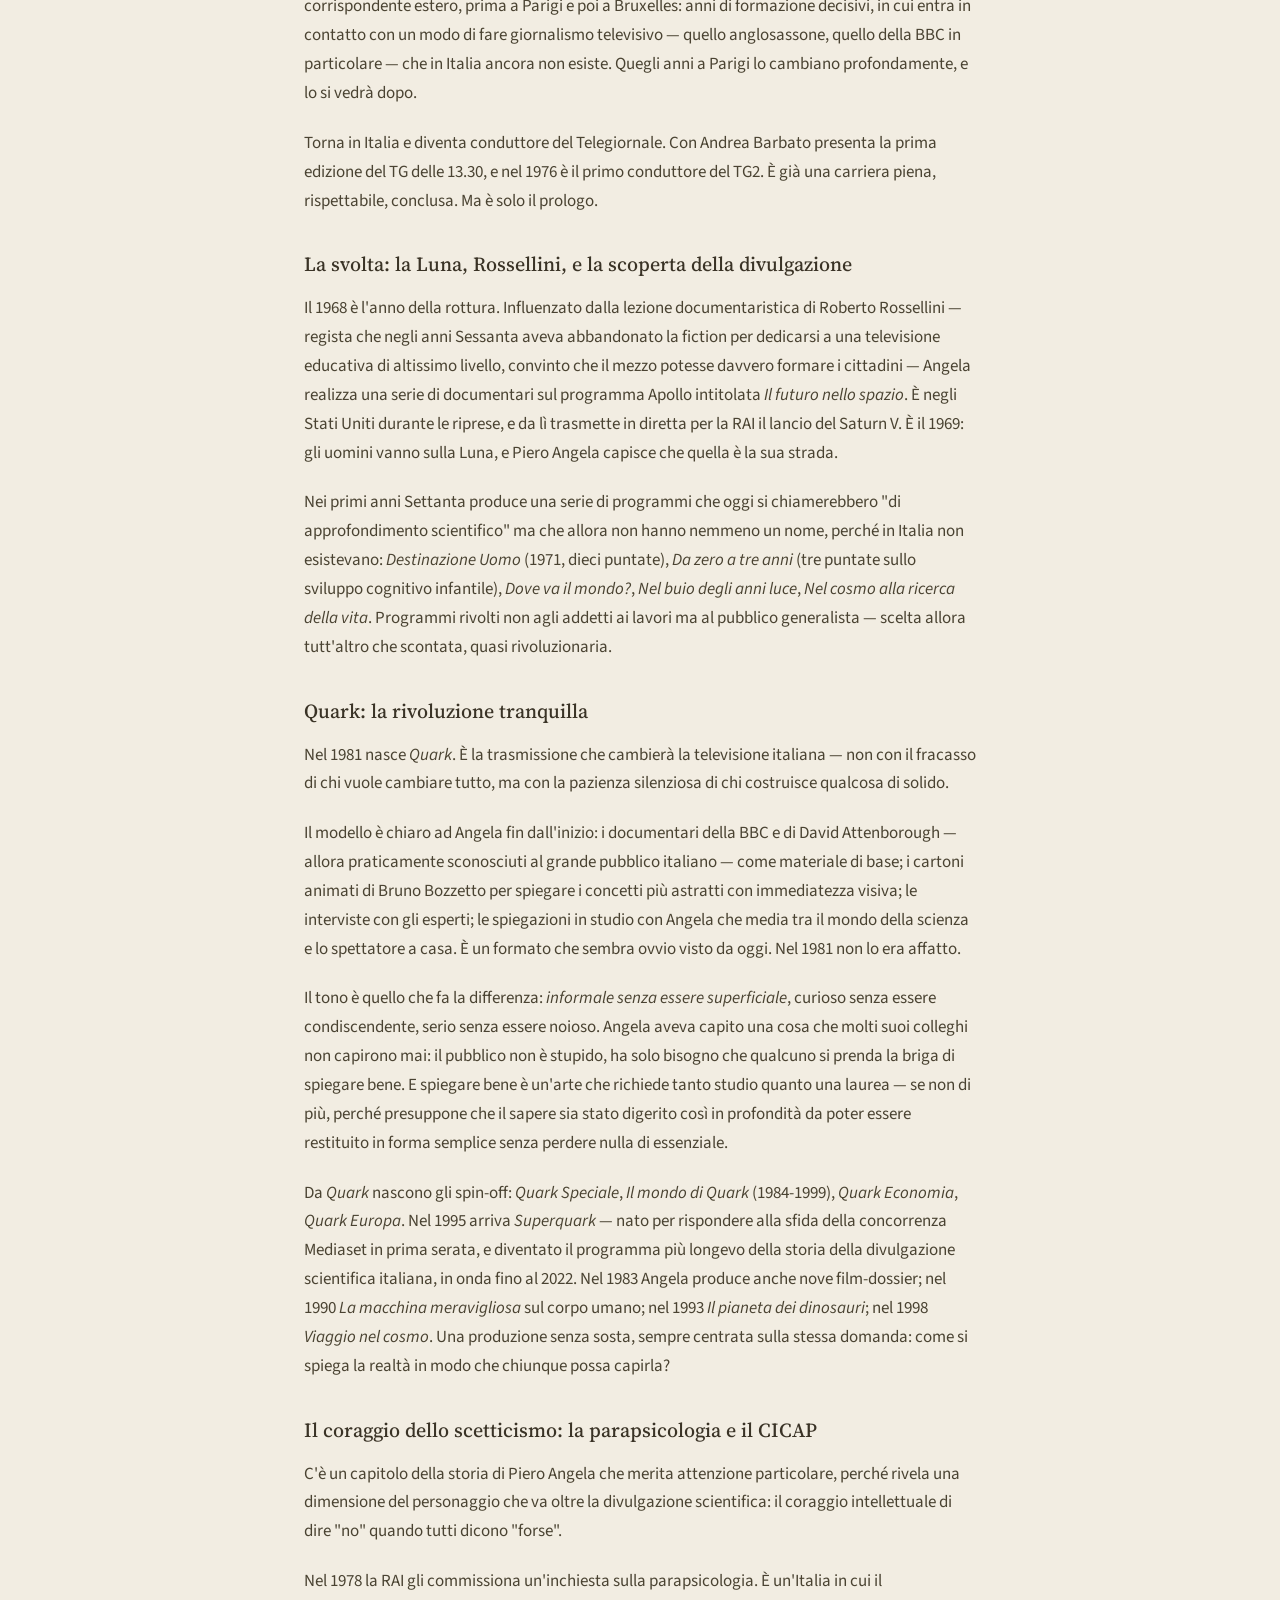
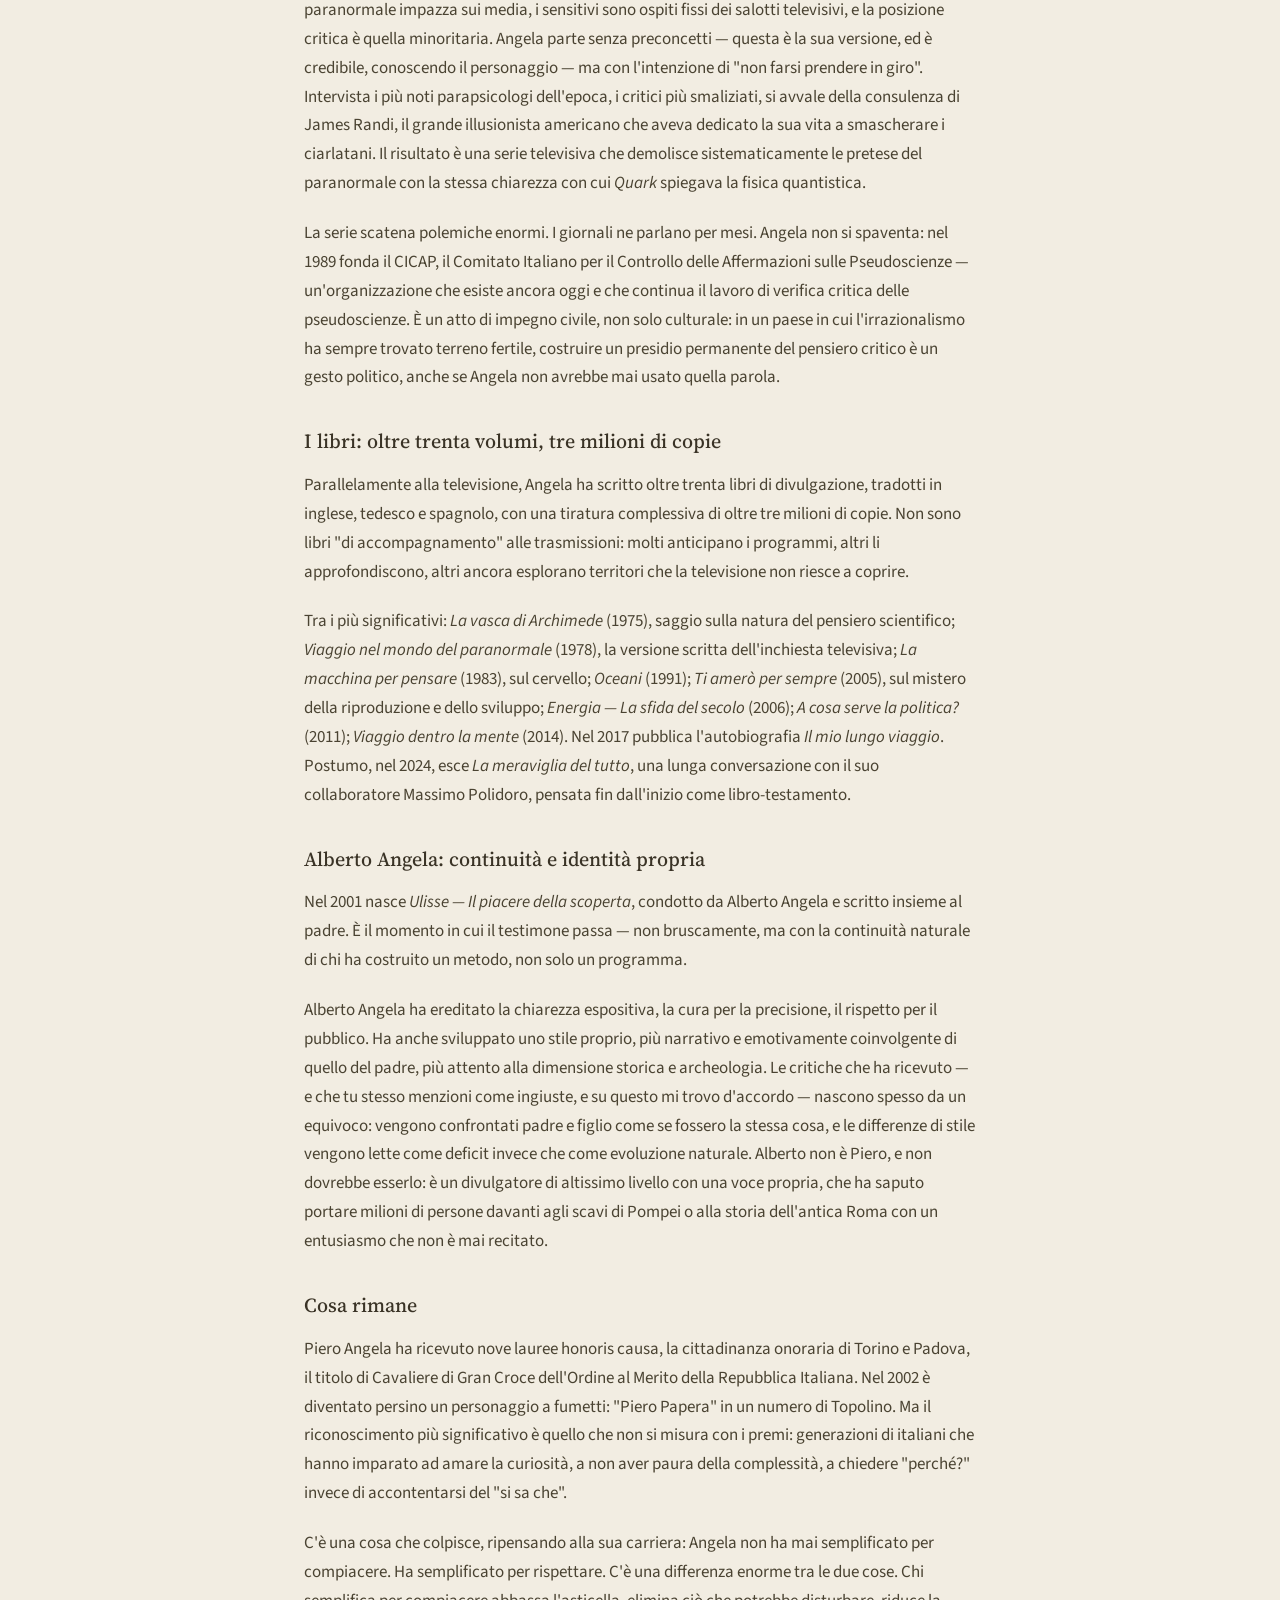
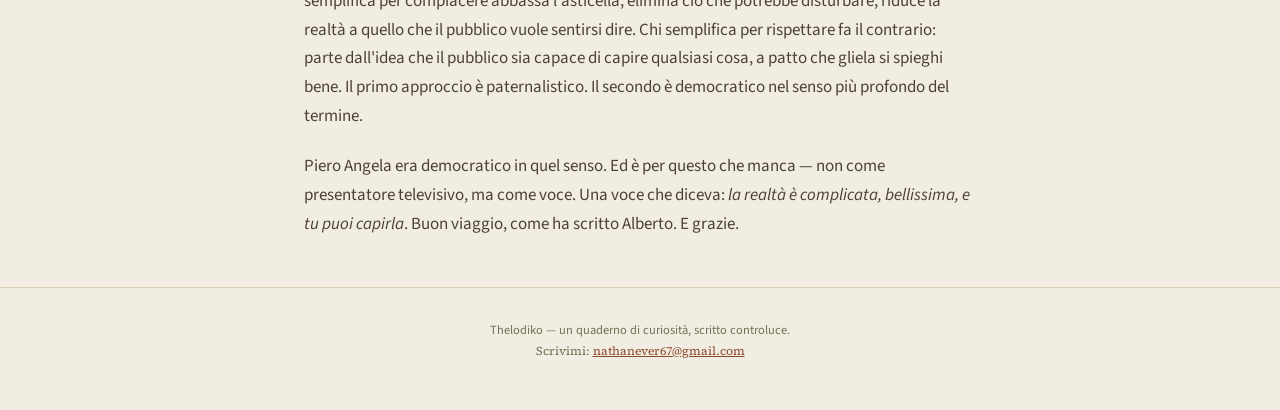
<file: articoli/piero_angela.html>
<!DOCTYPE html>
<html lang="it">
<head>
<meta charset="UTF-8">
<meta name="viewport" content="width=device-width, initial-scale=1.0">
<title>Piero Angela — Thelodiko</title>
<meta name="description" content="Un ritratto di Piero Angela: giornalista, divulgatore, pianista jazz, fondatore del CICAP. L'uomo che ha insegnato agli italiani che la scienza può essere bella.">
<link rel="stylesheet" href="../css/stile.css">
</head>
<body>
<header class="testata">
  <div class="occhiello">CONTROLUCE</div>
  <h1><a href="../index.html">Thelodiko</a></h1>
  <nav class="sezioni">
    <a href="../index.html#arte">Arte</a>
    <a href="../index.html#territorio">Territorio</a>
    <a href="../index.html#fumetti">Fumetti</a>
    <a href="../index.html#libri">Libri</a>
    <a href="../index.html#archeologia">Archeologia</a>
    <a href="../index.html#storia">Storia</a>
    <a href="../index.html#cinema">Cinema</a>
    <a href="../index.html#attualita">Attualità</a>
  </nav>
</header>

<main class="contenitore articolo-pagina sezione-attualita">

  <a class="indietro" href="../index.html">← Torna a Thelodiko</a>

  <div class="etichetta">ATTUALITÀ</div>
  <h1>Piero Angela — l'uomo che ha insegnato agli italiani che la scienza può essere bella</h1>
  <p class="meta-articolo">Thelodiko · 14 minuti di lettura</p>

  <div class="immagine-hero" style="background:none; height:auto; padding:0; display:flex; flex-direction:column; align-items:center;"><img src="../img/piero_angela.jpg" alt="Piero Angela" style="max-height:420px; width:auto; border-radius:6px; display:block;"></div>

  <div class="corpo-testo">

    <p>Quando Piero Angela è morto, il 13 agosto 2022, a novantatré anni, l'Italia ha reagito in un modo che non capita spesso: con un lutto che sembrava davvero collettivo, trasversale, senza distinzioni di generazione o di ceto. Non è la reazione che si riserva a un presentatore televisivo. È la reazione che si riserva a qualcuno che ha cambiato qualcosa di profondo nel modo in cui ci relazioniamo con il mondo.</p>

    <p>Eppure Piero Angela avrebbe probabilmente respinto questa lettura come eccessiva. Era fatto così: <em>modesto in modo autentico</em>, non per posa, non per quella falsa umiltà che è a sua volta una forma di narcisismo. Si definiva semplicemente "un giornalista", e lo diceva con la serietà di chi sa che quella parola, fatta bene, è già tutto.</p>

    <h2 style="font-family:var(--font-titoli); font-size:20px; font-weight:500; color:var(--inchiostro); margin:2rem 0 0.8rem;">Le origini: il jazz, la radio, Parigi</h2>

    <p>Nato a Torino il 22 dicembre 1928, figlio di Carlo Angela — medico e antifascista, una figura morale importante nella sua formazione — Piero non segue la strada del padre né quella della legge, che pure studia brevemente. Prima di tutto c'è la musica: il pianoforte da quando ha sette anni, poi il jazz, poi una breve carriera professionistica come pianista. Non è un aneddoto marginale: il jazz — disciplina che richiede rigore tecnico e capacità improvvisativa insieme, che è al tempo stesso scienza e arte — dice qualcosa di preciso sul tipo di mente che Piero Angela aveva.</p>

    <p>Poi arriva la Rai, negli anni Cinquanta, come cronista del Giornale Radio. È l'inizio di una carriera che durerà settant'anni senza mai perdere la tensione verso la chiarezza. Dal 1955 al 1968 è corrispondente estero, prima a Parigi e poi a Bruxelles: anni di formazione decisivi, in cui entra in contatto con un modo di fare giornalismo televisivo — quello anglosassone, quello della BBC in particolare — che in Italia ancora non esiste. Quegli anni a Parigi lo cambiano profondamente, e lo si vedrà dopo.</p>

    <p>Torna in Italia e diventa conduttore del Telegiornale. Con Andrea Barbato presenta la prima edizione del TG delle 13.30, e nel 1976 è il primo conduttore del TG2. È già una carriera piena, rispettabile, conclusa. Ma è solo il prologo.</p>

    <h2 style="font-family:var(--font-titoli); font-size:20px; font-weight:500; color:var(--inchiostro); margin:2rem 0 0.8rem;">La svolta: la Luna, Rossellini, e la scoperta della divulgazione</h2>

    <p>Il 1968 è l'anno della rottura. Influenzato dalla lezione documentaristica di Roberto Rossellini — regista che negli anni Sessanta aveva abbandonato la fiction per dedicarsi a una televisione educativa di altissimo livello, convinto che il mezzo potesse davvero formare i cittadini — Angela realizza una serie di documentari sul programma Apollo intitolata <em>Il futuro nello spazio</em>. È negli Stati Uniti durante le riprese, e da lì trasmette in diretta per la RAI il lancio del Saturn V. È il 1969: gli uomini vanno sulla Luna, e Piero Angela capisce che quella è la sua strada.</p>

    <p>Nei primi anni Settanta produce una serie di programmi che oggi si chiamerebbero "di approfondimento scientifico" ma che allora non hanno nemmeno un nome, perché in Italia non esistevano: <em>Destinazione Uomo</em> (1971, dieci puntate), <em>Da zero a tre anni</em> (tre puntate sullo sviluppo cognitivo infantile), <em>Dove va il mondo?</em>, <em>Nel buio degli anni luce</em>, <em>Nel cosmo alla ricerca della vita</em>. Programmi rivolti non agli addetti ai lavori ma al pubblico generalista — scelta allora tutt'altro che scontata, quasi rivoluzionaria.</p>

    <h2 style="font-family:var(--font-titoli); font-size:20px; font-weight:500; color:var(--inchiostro); margin:2rem 0 0.8rem;">Quark: la rivoluzione tranquilla</h2>

    <p>Nel 1981 nasce <em>Quark</em>. È la trasmissione che cambierà la televisione italiana — non con il fracasso di chi vuole cambiare tutto, ma con la pazienza silenziosa di chi costruisce qualcosa di solido.</p>

    <p>Il modello è chiaro ad Angela fin dall'inizio: i documentari della BBC e di David Attenborough — allora praticamente sconosciuti al grande pubblico italiano — come materiale di base; i cartoni animati di Bruno Bozzetto per spiegare i concetti più astratti con immediatezza visiva; le interviste con gli esperti; le spiegazioni in studio con Angela che media tra il mondo della scienza e lo spettatore a casa. È un formato che sembra ovvio visto da oggi. Nel 1981 non lo era affatto.</p>

    <p>Il tono è quello che fa la differenza: <em>informale senza essere superficiale</em>, curioso senza essere condiscendente, serio senza essere noioso. Angela aveva capito una cosa che molti suoi colleghi non capirono mai: il pubblico non è stupido, ha solo bisogno che qualcuno si prenda la briga di spiegare bene. E spiegare bene è un'arte che richiede tanto studio quanto una laurea — se non di più, perché presuppone che il sapere sia stato digerito così in profondità da poter essere restituito in forma semplice senza perdere nulla di essenziale.</p>

    <p>Da <em>Quark</em> nascono gli spin-off: <em>Quark Speciale</em>, <em>Il mondo di Quark</em> (1984-1999), <em>Quark Economia</em>, <em>Quark Europa</em>. Nel 1995 arriva <em>Superquark</em> — nato per rispondere alla sfida della concorrenza Mediaset in prima serata, e diventato il programma più longevo della storia della divulgazione scientifica italiana, in onda fino al 2022. Nel 1983 Angela produce anche nove film-dossier; nel 1990 <em>La macchina meravigliosa</em> sul corpo umano; nel 1993 <em>Il pianeta dei dinosauri</em>; nel 1998 <em>Viaggio nel cosmo</em>. Una produzione senza sosta, sempre centrata sulla stessa domanda: come si spiega la realtà in modo che chiunque possa capirla?</p>

    <h2 style="font-family:var(--font-titoli); font-size:20px; font-weight:500; color:var(--inchiostro); margin:2rem 0 0.8rem;">Il coraggio dello scetticismo: la parapsicologia e il CICAP</h2>

    <p>C'è un capitolo della storia di Piero Angela che merita attenzione particolare, perché rivela una dimensione del personaggio che va oltre la divulgazione scientifica: il coraggio intellettuale di dire "no" quando tutti dicono "forse".</p>

    <p>Nel 1978 la RAI gli commissiona un'inchiesta sulla parapsicologia. È un'Italia in cui il paranormale impazza sui media, i sensitivi sono ospiti fissi dei salotti televisivi, e la posizione critica è quella minoritaria. Angela parte senza preconcetti — questa è la sua versione, ed è credibile, conoscendo il personaggio — ma con l'intenzione di "non farsi prendere in giro". Intervista i più noti parapsicologi dell'epoca, i critici più smaliziati, si avvale della consulenza di James Randi, il grande illusionista americano che aveva dedicato la sua vita a smascherare i ciarlatani. Il risultato è una serie televisiva che demolisce sistematicamente le pretese del paranormale con la stessa chiarezza con cui <em>Quark</em> spiegava la fisica quantistica.</p>

    <p>La serie scatena polemiche enormi. I giornali ne parlano per mesi. Angela non si spaventa: nel 1989 fonda il CICAP, il Comitato Italiano per il Controllo delle Affermazioni sulle Pseudoscienze — un'organizzazione che esiste ancora oggi e che continua il lavoro di verifica critica delle pseudoscienze. È un atto di impegno civile, non solo culturale: in un paese in cui l'irrazionalismo ha sempre trovato terreno fertile, costruire un presidio permanente del pensiero critico è un gesto politico, anche se Angela non avrebbe mai usato quella parola.</p>

    <h2 style="font-family:var(--font-titoli); font-size:20px; font-weight:500; color:var(--inchiostro); margin:2rem 0 0.8rem;">I libri: oltre trenta volumi, tre milioni di copie</h2>

    <p>Parallelamente alla televisione, Angela ha scritto oltre trenta libri di divulgazione, tradotti in inglese, tedesco e spagnolo, con una tiratura complessiva di oltre tre milioni di copie. Non sono libri "di accompagnamento" alle trasmissioni: molti anticipano i programmi, altri li approfondiscono, altri ancora esplorano territori che la televisione non riesce a coprire.</p>

    <p>Tra i più significativi: <em>La vasca di Archimede</em> (1975), saggio sulla natura del pensiero scientifico; <em>Viaggio nel mondo del paranormale</em> (1978), la versione scritta dell'inchiesta televisiva; <em>La macchina per pensare</em> (1983), sul cervello; <em>Oceani</em> (1991); <em>Ti amerò per sempre</em> (2005), sul mistero della riproduzione e dello sviluppo; <em>Energia — La sfida del secolo</em> (2006); <em>A cosa serve la politica?</em> (2011); <em>Viaggio dentro la mente</em> (2014). Nel 2017 pubblica l'autobiografia <em>Il mio lungo viaggio</em>. Postumo, nel 2024, esce <em>La meraviglia del tutto</em>, una lunga conversazione con il suo collaboratore Massimo Polidoro, pensata fin dall'inizio come libro-testamento.</p>

    <h2 style="font-family:var(--font-titoli); font-size:20px; font-weight:500; color:var(--inchiostro); margin:2rem 0 0.8rem;">Alberto Angela: continuità e identità propria</h2>

    <p>Nel 2001 nasce <em>Ulisse — Il piacere della scoperta</em>, condotto da Alberto Angela e scritto insieme al padre. È il momento in cui il testimone passa — non bruscamente, ma con la continuità naturale di chi ha costruito un metodo, non solo un programma.</p>

    <p>Alberto Angela ha ereditato la chiarezza espositiva, la cura per la precisione, il rispetto per il pubblico. Ha anche sviluppato uno stile proprio, più narrativo e emotivamente coinvolgente di quello del padre, più attento alla dimensione storica e archeologia. Le critiche che ha ricevuto — e che tu stesso menzioni come ingiuste, e su questo mi trovo d'accordo — nascono spesso da un equivoco: vengono confrontati padre e figlio come se fossero la stessa cosa, e le differenze di stile vengono lette come deficit invece che come evoluzione naturale. Alberto non è Piero, e non dovrebbe esserlo: è un divulgatore di altissimo livello con una voce propria, che ha saputo portare milioni di persone davanti agli scavi di Pompei o alla storia dell'antica Roma con un entusiasmo che non è mai recitato.</p>

    <h2 style="font-family:var(--font-titoli); font-size:20px; font-weight:500; color:var(--inchiostro); margin:2rem 0 0.8rem;">Cosa rimane</h2>

    <p>Piero Angela ha ricevuto nove lauree honoris causa, la cittadinanza onoraria di Torino e Padova, il titolo di Cavaliere di Gran Croce dell'Ordine al Merito della Repubblica Italiana. Nel 2002 è diventato persino un personaggio a fumetti: "Piero Papera" in un numero di Topolino. Ma il riconoscimento più significativo è quello che non si misura con i premi: generazioni di italiani che hanno imparato ad amare la curiosità, a non aver paura della complessità, a chiedere "perché?" invece di accontentarsi del "si sa che".</p>

    <p>C'è una cosa che colpisce, ripensando alla sua carriera: Angela non ha mai semplificato per compiacere. Ha semplificato per rispettare. C'è una differenza enorme tra le due cose. Chi semplifica per compiacere abbassa l'asticella, elimina ciò che potrebbe disturbare, riduce la realtà a quello che il pubblico vuole sentirsi dire. Chi semplifica per rispettare fa il contrario: parte dall'idea che il pubblico sia capace di capire qualsiasi cosa, a patto che gliela si spieghi bene. Il primo approccio è paternalistico. Il secondo è democratico nel senso più profondo del termine.</p>

    <p>Piero Angela era democratico in quel senso. Ed è per questo che manca — non come presentatore televisivo, ma come voce. Una voce che diceva: <em>la realtà è complicata, bellissima, e tu puoi capirla</em>. Buon viaggio, come ha scritto Alberto. E grazie.</p>

  </div>

</main>

<footer class="piede">
  Thelodiko — un quaderno di curiosità, scritto controluce.<br>
  <span style="font-family:var(--font-titoli); font-size:12px;">Scrivimi: <a href="mailto:nathanever67@gmail.com" style="color:var(--terracotta);">nathanever67@gmail.com</a></span>
</footer>

</body>
</html>
</file>
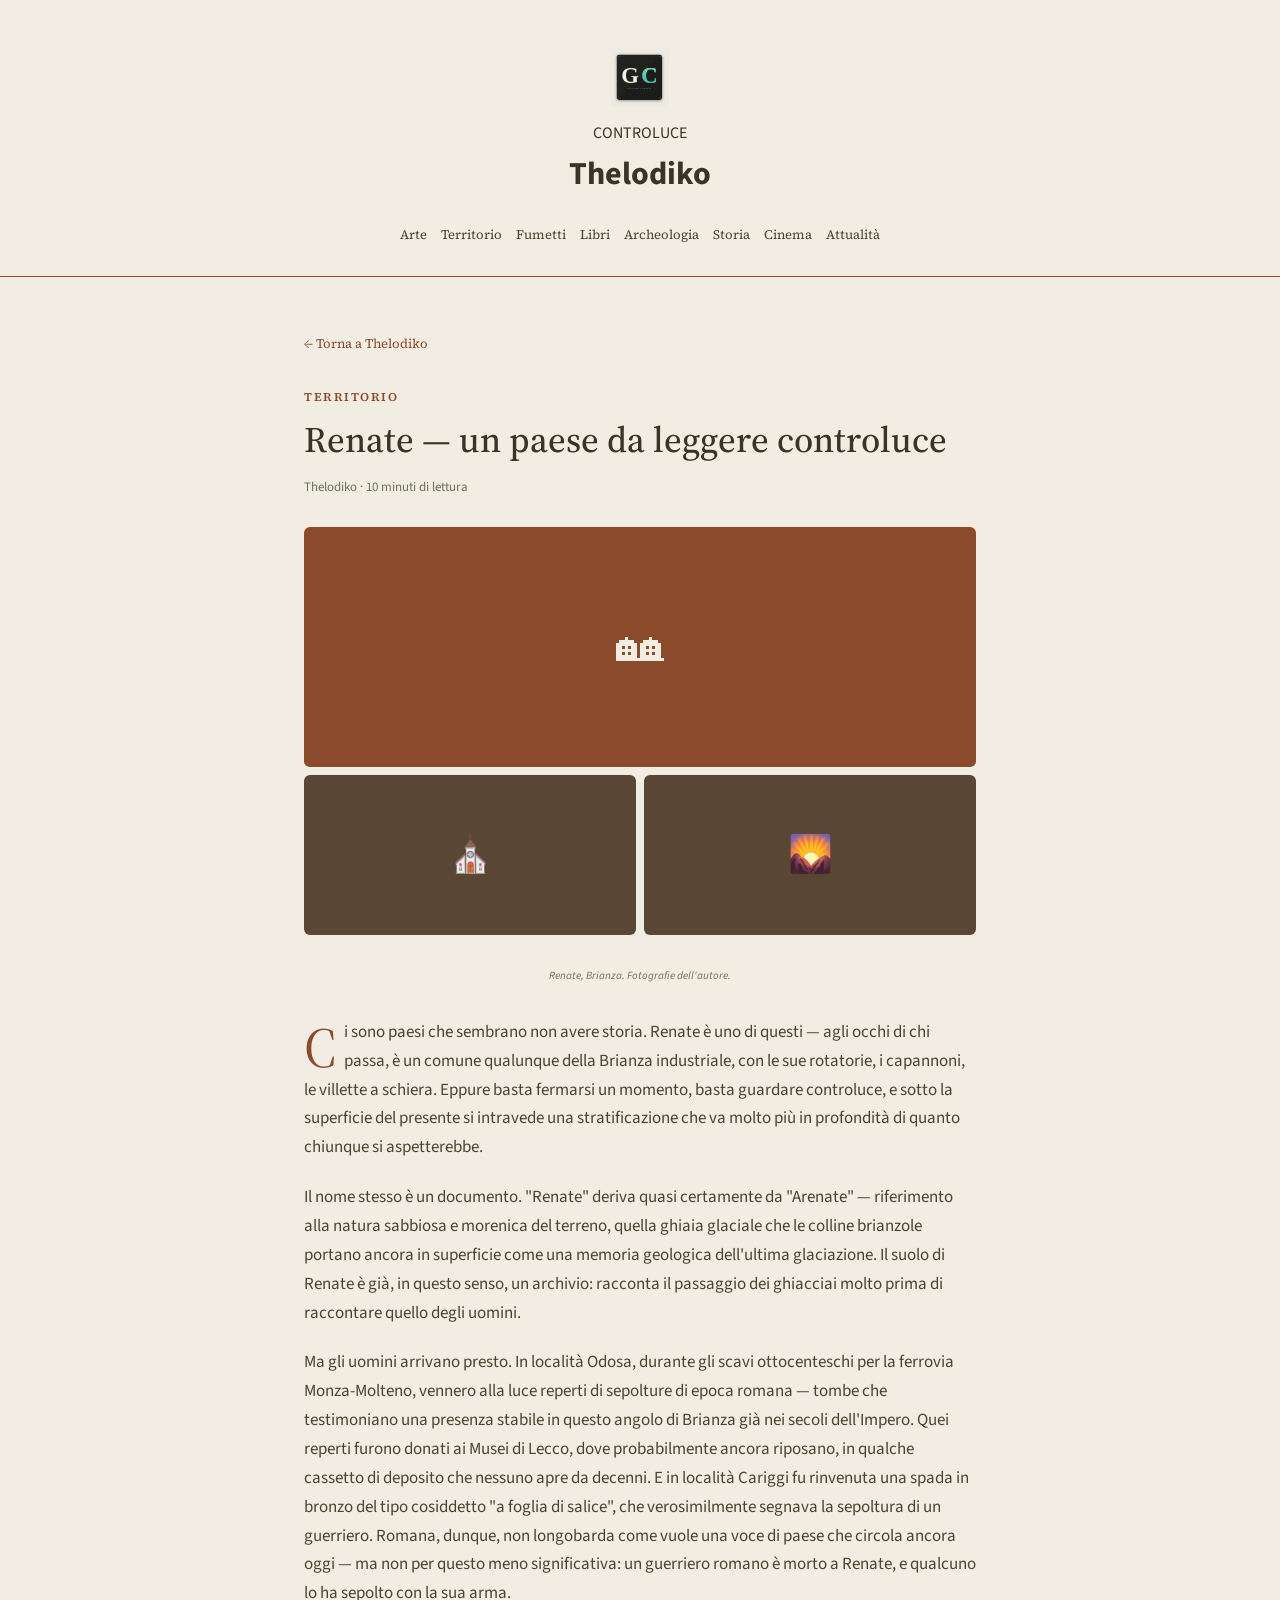
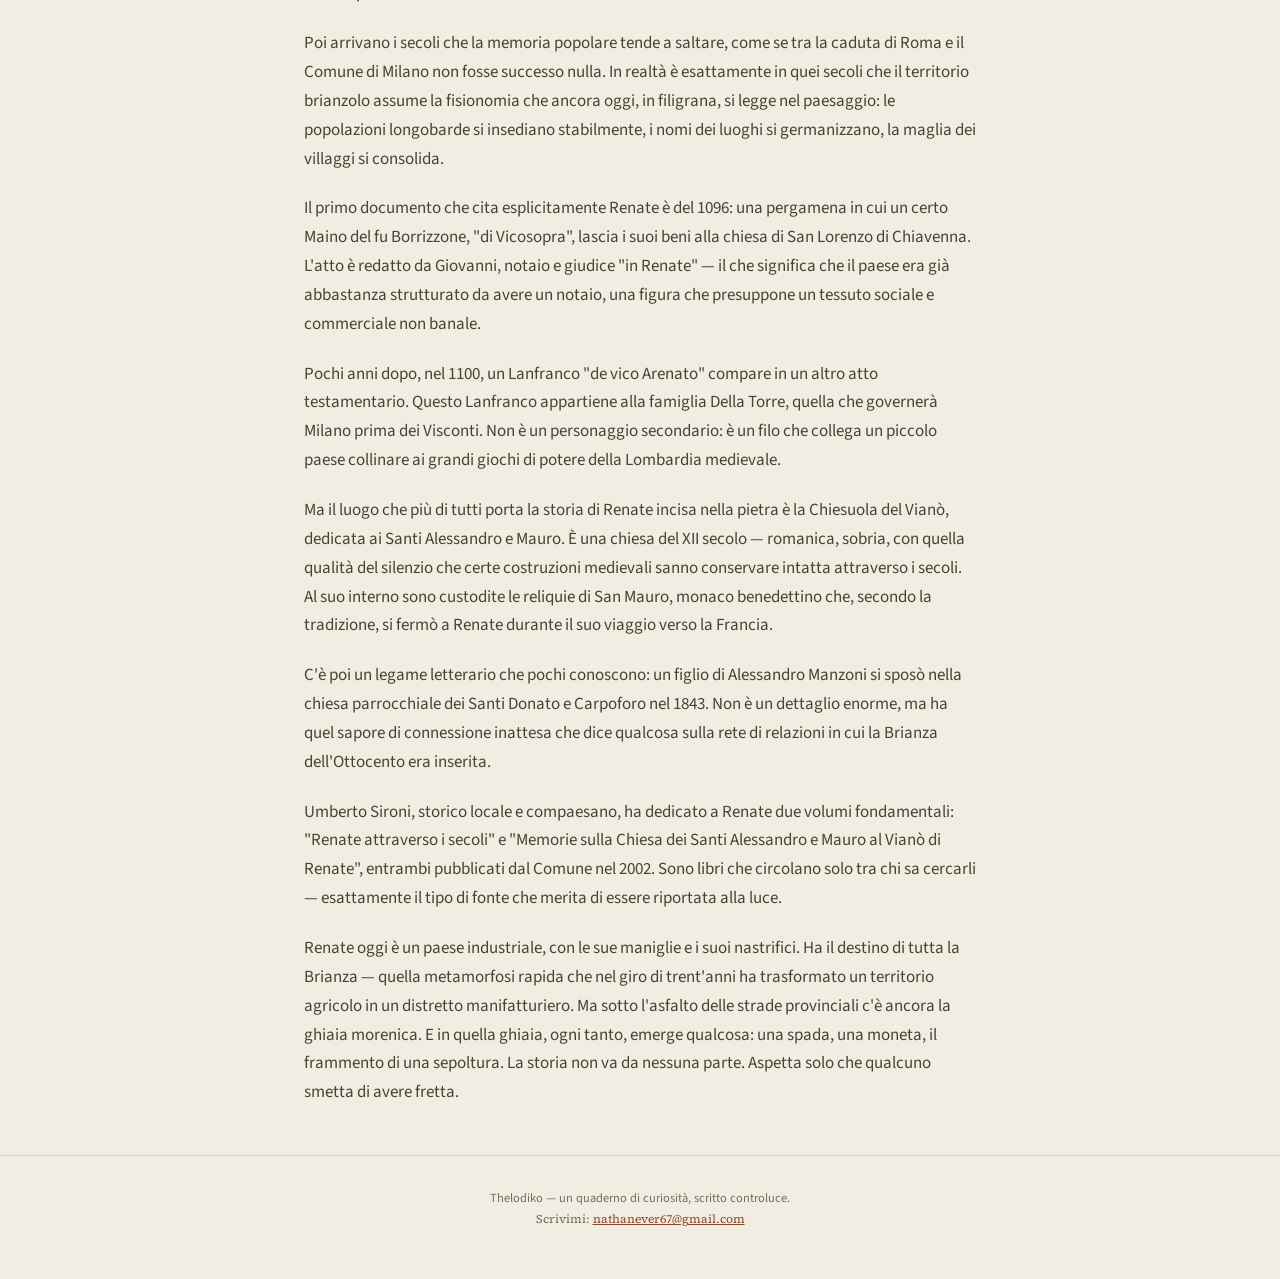
<file: articoli/renate.html>
<!DOCTYPE html>
<html lang="it">
<head>
<meta charset="UTF-8">
<meta name="viewport" content="width=device-width, initial-scale=1.0">
<title>Renate — un paese da leggere controluce — Thelodiko</title>
<link rel="stylesheet" href="../css/stile.css">
<style>
.collage{ display:grid; grid-template-columns:1fr 1fr; gap:8px; margin-bottom:2rem; }
.collage .grande{ grid-column:1/3; border-radius:6px; background:var(--c-territorio); height:240px; display:flex; align-items:center; justify-content:center; color:var(--carta); font-size:48px; overflow:hidden; }
.collage .piccola{ border-radius:6px; background:var(--c-storia); height:160px; display:flex; align-items:center; justify-content:center; color:var(--carta); font-size:36px; overflow:hidden; }
.collage img{ width:100%; height:100%; object-fit:cover; display:block; }
.didascalia-collage{ font-size:11px; color:#6B7355; font-style:italic; margin-bottom:2rem; text-align:center; }
</style>
</head>
<body>
<header class="testata">
  <img src="../img/monogramma.svg" alt="GC" class="monogramma">
  <div class="occhiello">CONTROLUCE</div>
  <h1><a href="../index.html">Thelodiko</a></h1>
  <nav class="sezioni">
    <a href="../index.html#arte">Arte</a>
    <a href="../index.html#territorio">Territorio</a>
    <a href="../index.html#fumetti">Fumetti</a>
    <a href="../index.html#libri">Libri</a>
    <a href="../index.html#archeologia">Archeologia</a>
    <a href="../index.html#storia">Storia</a>
    <a href="../index.html#cinema">Cinema</a>
    <a href="../index.html#attualita">Attualità</a>
  </nav>
</header>
<main class="contenitore articolo-pagina sezione-territorio">
  <a class="indietro" href="../index.html">← Torna a Thelodiko</a>
  <div class="etichetta">TERRITORIO</div>
  <h1>Renate — un paese da leggere controluce</h1>
  <p class="meta-articolo">Thelodiko · 10 minuti di lettura</p>
  <div class="collage" id="collage-renate">
    <div class="grande" id="img-grande">🏘</div>
    <div class="piccola" id="img-piccola-1">⛪</div>
    <div class="piccola" id="img-piccola-2">🌄</div>
  </div>
  <p class="didascalia-collage">Renate, Brianza. Fotografie dell'autore.</p>
  <div class="corpo-testo">
    <p>Ci sono paesi che sembrano non avere storia. Renate è uno di questi — agli occhi di chi passa, è un comune qualunque della Brianza industriale, con le sue rotatorie, i capannoni, le villette a schiera. Eppure basta fermarsi un momento, basta guardare controluce, e sotto la superficie del presente si intravede una stratificazione che va molto più in profondità di quanto chiunque si aspetterebbe.</p>
    <p>Il nome stesso è un documento. "Renate" deriva quasi certamente da "Arenate" — riferimento alla natura sabbiosa e morenica del terreno, quella ghiaia glaciale che le colline brianzole portano ancora in superficie come una memoria geologica dell'ultima glaciazione. Il suolo di Renate è già, in questo senso, un archivio: racconta il passaggio dei ghiacciai molto prima di raccontare quello degli uomini.</p>
    <p>Ma gli uomini arrivano presto. In località Odosa, durante gli scavi ottocenteschi per la ferrovia Monza-Molteno, vennero alla luce reperti di sepolture di epoca romana — tombe che testimoniano una presenza stabile in questo angolo di Brianza già nei secoli dell'Impero. Quei reperti furono donati ai Musei di Lecco, dove probabilmente ancora riposano, in qualche cassetto di deposito che nessuno apre da decenni. E in località Cariggi fu rinvenuta una spada in bronzo del tipo cosiddetto "a foglia di salice", che verosimilmente segnava la sepoltura di un guerriero. Romana, dunque, non longobarda come vuole una voce di paese che circola ancora oggi — ma non per questo meno significativa: un guerriero romano è morto a Renate, e qualcuno lo ha sepolto con la sua arma.</p>
    <p>Poi arrivano i secoli che la memoria popolare tende a saltare, come se tra la caduta di Roma e il Comune di Milano non fosse successo nulla. In realtà è esattamente in quei secoli che il territorio brianzolo assume la fisionomia che ancora oggi, in filigrana, si legge nel paesaggio: le popolazioni longobarde si insediano stabilmente, i nomi dei luoghi si germanizzano, la maglia dei villaggi si consolida.</p>
    <p>Il primo documento che cita esplicitamente Renate è del 1096: una pergamena in cui un certo Maino del fu Borrizzone, "di Vicosopra", lascia i suoi beni alla chiesa di San Lorenzo di Chiavenna. L'atto è redatto da Giovanni, notaio e giudice "in Renate" — il che significa che il paese era già abbastanza strutturato da avere un notaio, una figura che presuppone un tessuto sociale e commerciale non banale.</p>
    <p>Pochi anni dopo, nel 1100, un Lanfranco "de vico Arenato" compare in un altro atto testamentario. Questo Lanfranco appartiene alla famiglia Della Torre, quella che governerà Milano prima dei Visconti. Non è un personaggio secondario: è un filo che collega un piccolo paese collinare ai grandi giochi di potere della Lombardia medievale.</p>
    <p>Ma il luogo che più di tutti porta la storia di Renate incisa nella pietra è la Chiesuola del Vianò, dedicata ai Santi Alessandro e Mauro. È una chiesa del XII secolo — romanica, sobria, con quella qualità del silenzio che certe costruzioni medievali sanno conservare intatta attraverso i secoli. Al suo interno sono custodite le reliquie di San Mauro, monaco benedettino che, secondo la tradizione, si fermò a Renate durante il suo viaggio verso la Francia.</p>
    <p>C'è poi un legame letterario che pochi conoscono: un figlio di Alessandro Manzoni si sposò nella chiesa parrocchiale dei Santi Donato e Carpoforo nel 1843. Non è un dettaglio enorme, ma ha quel sapore di connessione inattesa che dice qualcosa sulla rete di relazioni in cui la Brianza dell'Ottocento era inserita.</p>
    <p>Umberto Sironi, storico locale e compaesano, ha dedicato a Renate due volumi fondamentali: "Renate attraverso i secoli" e "Memorie sulla Chiesa dei Santi Alessandro e Mauro al Vianò di Renate", entrambi pubblicati dal Comune nel 2002. Sono libri che circolano solo tra chi sa cercarli — esattamente il tipo di fonte che merita di essere riportata alla luce.</p>
    <p>Renate oggi è un paese industriale, con le sue maniglie e i suoi nastrifici. Ha il destino di tutta la Brianza — quella metamorfosi rapida che nel giro di trent'anni ha trasformato un territorio agricolo in un distretto manifatturiero. Ma sotto l'asfalto delle strade provinciali c'è ancora la ghiaia morenica. E in quella ghiaia, ogni tanto, emerge qualcosa: una spada, una moneta, il frammento di una sepoltura. La storia non va da nessuna parte. Aspetta solo che qualcuno smetta di avere fretta.</p>
  </div>
</main>
<footer class="piede">
  Thelodiko — un quaderno di curiosità, scritto controluce.<br>
  <span style="font-family:var(--font-titoli); font-size:12px;">Scrivimi: <a href="mailto:nathanever67@gmail.com" style="color:var(--terracotta);">nathanever67@gmail.com</a></span>
</footer>
</body>
</html>
</file>
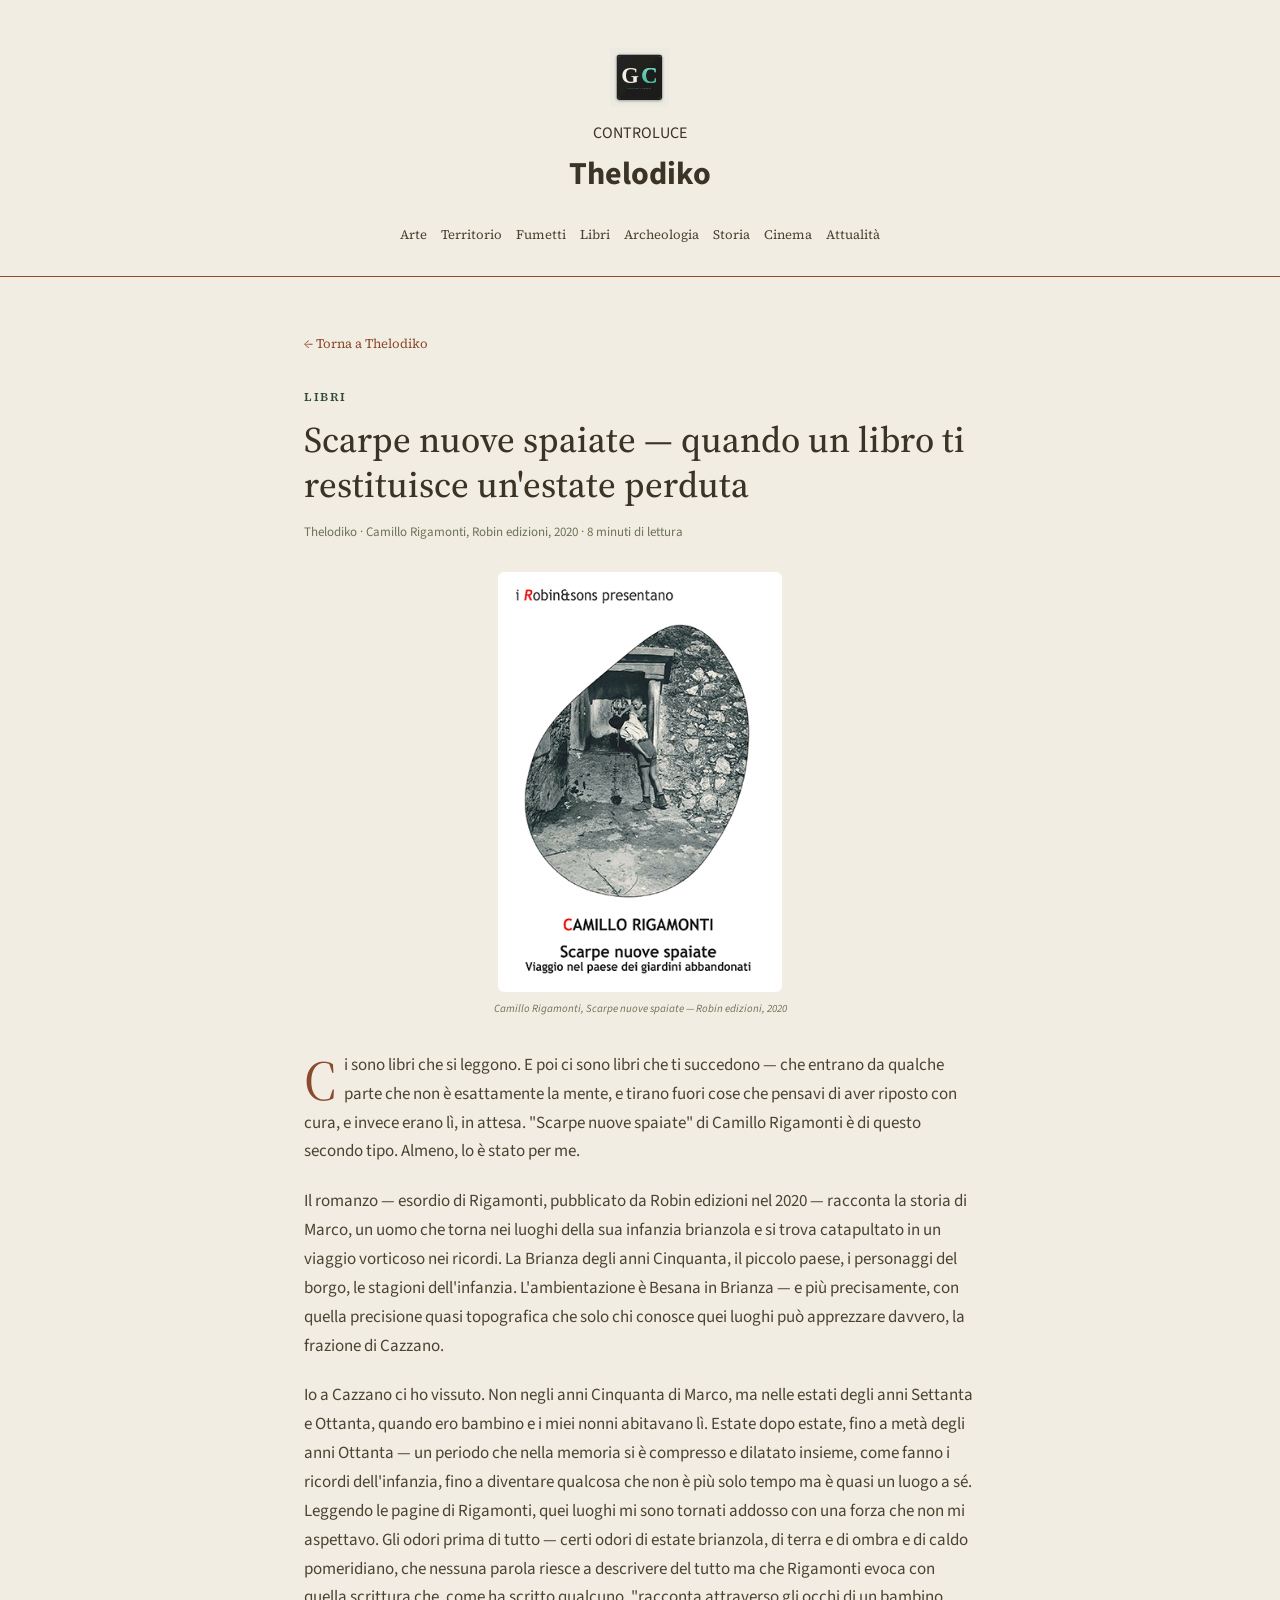
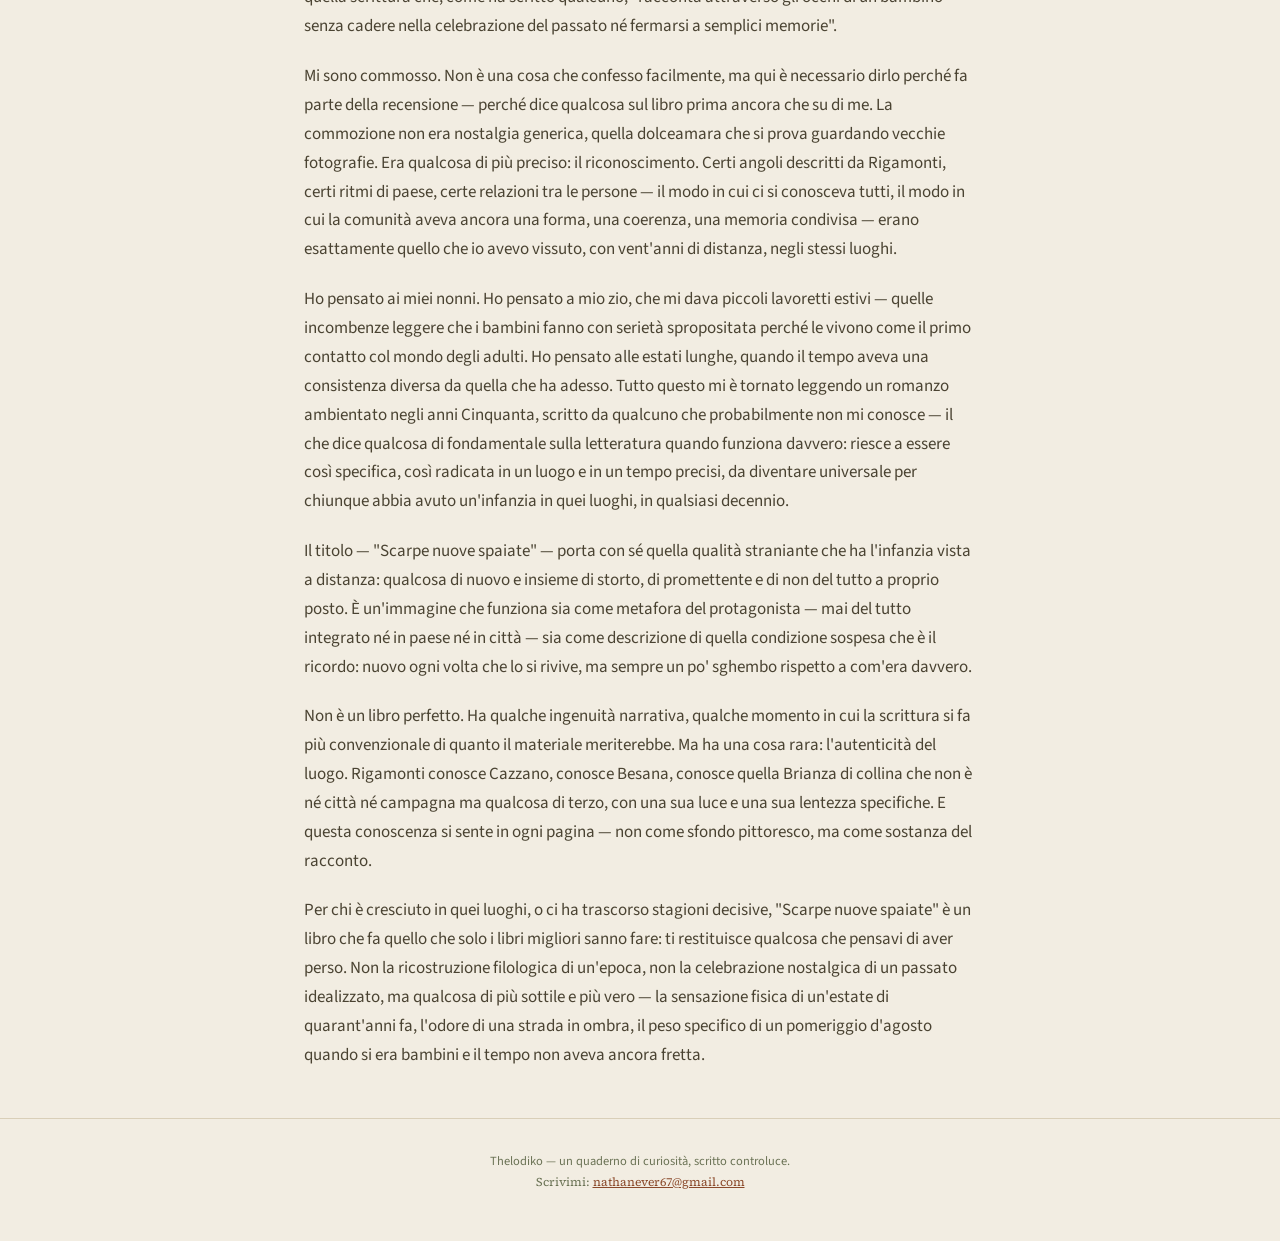
<file: articoli/rigamonti.html>
<!DOCTYPE html>
<html lang="it">
<head>
<meta charset="UTF-8">
<meta name="viewport" content="width=device-width, initial-scale=1.0">
<title>Scarpe nuove spaiate — Thelodiko</title>
<meta name="description" content="Recensione di Scarpe nuove spaiate di Camillo Rigamonti. Un romanzo su Besana Brianza che è anche un viaggio del tempo mentale.">
<link rel="stylesheet" href="../css/stile.css">
</head>
<body>

<header class="testata">
  <img src="../img/monogramma.svg" alt="GC" class="monogramma">
  <div class="occhiello">CONTROLUCE</div>
  <h1><a href="../index.html">Thelodiko</a></h1>
  <nav class="sezioni">
    <a href="../index.html#arte">Arte</a>
    <a href="../index.html#territorio">Territorio</a>
    <a href="../index.html#fumetti">Fumetti</a>
    <a href="../index.html#libri">Libri</a>
    <a href="../index.html#archeologia">Archeologia</a>
    <a href="../index.html#storia">Storia</a>
    <a href="../index.html#cinema">Cinema</a>
    <a href="../index.html#attualita">Attualità</a>
  </nav>
</header>

<main class="contenitore articolo-pagina sezione-libri">

  <a class="indietro" href="../index.html">← Torna a Thelodiko</a>

  <div class="etichetta">LIBRI</div>
  <h1>Scarpe nuove spaiate — quando un libro ti restituisce un'estate perduta</h1>
  <p class="meta-articolo">Thelodiko · Camillo Rigamonti, Robin edizioni, 2020 · 8 minuti di lettura</p>

  <div class="immagine-hero" style="background:none; height:auto; padding:0; display:flex; flex-direction:column; align-items:center;">
    <img src="../img/scarpe_nuove_spaiate.jpg"
         alt="Copertina di Scarpe nuove spaiate di Camillo Rigamonti"
         style="max-height:420px; width:auto; border-radius:6px; display:block;">
    <p style="font-size:11px; color:#6B7355; margin-top:8px; font-style:italic;">Camillo Rigamonti, Scarpe nuove spaiate — Robin edizioni, 2020</p>
  </div>

  <div class="corpo-testo">

    <p>Ci sono libri che si leggono. E poi ci sono libri che ti succedono — che entrano da qualche parte che non è esattamente la mente, e tirano fuori cose che pensavi di aver riposto con cura, e invece erano lì, in attesa. "Scarpe nuove spaiate" di Camillo Rigamonti è di questo secondo tipo. Almeno, lo è stato per me.</p>

    <p>Il romanzo — esordio di Rigamonti, pubblicato da Robin edizioni nel 2020 — racconta la storia di Marco, un uomo che torna nei luoghi della sua infanzia brianzola e si trova catapultato in un viaggio vorticoso nei ricordi. La Brianza degli anni Cinquanta, il piccolo paese, i personaggi del borgo, le stagioni dell'infanzia. L'ambientazione è Besana in Brianza — e più precisamente, con quella precisione quasi topografica che solo chi conosce quei luoghi può apprezzare davvero, la frazione di Cazzano.</p>

    <p>Io a Cazzano ci ho vissuto. Non negli anni Cinquanta di Marco, ma nelle estati degli anni Settanta e Ottanta, quando ero bambino e i miei nonni abitavano lì. Estate dopo estate, fino a metà degli anni Ottanta — un periodo che nella memoria si è compresso e dilatato insieme, come fanno i ricordi dell'infanzia, fino a diventare qualcosa che non è più solo tempo ma è quasi un luogo a sé. Leggendo le pagine di Rigamonti, quei luoghi mi sono tornati addosso con una forza che non mi aspettavo. Gli odori prima di tutto — certi odori di estate brianzola, di terra e di ombra e di caldo pomeridiano, che nessuna parola riesce a descrivere del tutto ma che Rigamonti evoca con quella scrittura che, come ha scritto qualcuno, "racconta attraverso gli occhi di un bambino senza cadere nella celebrazione del passato né fermarsi a semplici memorie".</p>

    <p>Mi sono commosso. Non è una cosa che confesso facilmente, ma qui è necessario dirlo perché fa parte della recensione — perché dice qualcosa sul libro prima ancora che su di me. La commozione non era nostalgia generica, quella dolceamara che si prova guardando vecchie fotografie. Era qualcosa di più preciso: il riconoscimento. Certi angoli descritti da Rigamonti, certi ritmi di paese, certe relazioni tra le persone — il modo in cui ci si conosceva tutti, il modo in cui la comunità aveva ancora una forma, una coerenza, una memoria condivisa — erano esattamente quello che io avevo vissuto, con vent'anni di distanza, negli stessi luoghi.</p>

    <p>Ho pensato ai miei nonni. Ho pensato a mio zio, che mi dava piccoli lavoretti estivi — quelle incombenze leggere che i bambini fanno con serietà spropositata perché le vivono come il primo contatto col mondo degli adulti. Ho pensato alle estati lunghe, quando il tempo aveva una consistenza diversa da quella che ha adesso. Tutto questo mi è tornato leggendo un romanzo ambientato negli anni Cinquanta, scritto da qualcuno che probabilmente non mi conosce — il che dice qualcosa di fondamentale sulla letteratura quando funziona davvero: riesce a essere così specifica, così radicata in un luogo e in un tempo precisi, da diventare universale per chiunque abbia avuto un'infanzia in quei luoghi, in qualsiasi decennio.</p>

    <p>Il titolo — "Scarpe nuove spaiate" — porta con sé quella qualità straniante che ha l'infanzia vista a distanza: qualcosa di nuovo e insieme di storto, di promettente e di non del tutto a proprio posto. È un'immagine che funziona sia come metafora del protagonista — mai del tutto integrato né in paese né in città — sia come descrizione di quella condizione sospesa che è il ricordo: nuovo ogni volta che lo si rivive, ma sempre un po' sghembo rispetto a com'era davvero.</p>

    <p>Non è un libro perfetto. Ha qualche ingenuità narrativa, qualche momento in cui la scrittura si fa più convenzionale di quanto il materiale meriterebbe. Ma ha una cosa rara: l'autenticità del luogo. Rigamonti conosce Cazzano, conosce Besana, conosce quella Brianza di collina che non è né città né campagna ma qualcosa di terzo, con una sua luce e una sua lentezza specifiche. E questa conoscenza si sente in ogni pagina — non come sfondo pittoresco, ma come sostanza del racconto.</p>

    <p>Per chi è cresciuto in quei luoghi, o ci ha trascorso stagioni decisive, "Scarpe nuove spaiate" è un libro che fa quello che solo i libri migliori sanno fare: ti restituisce qualcosa che pensavi di aver perso. Non la ricostruzione filologica di un'epoca, non la celebrazione nostalgica di un passato idealizzato, ma qualcosa di più sottile e più vero — la sensazione fisica di un'estate di quarant'anni fa, l'odore di una strada in ombra, il peso specifico di un pomeriggio d'agosto quando si era bambini e il tempo non aveva ancora fretta.</p>

  </div>

</main>

<footer class="piede">
  Thelodiko — un quaderno di curiosità, scritto controluce.<br>
  <span style="font-family:var(--font-titoli); font-size:12px;">Scrivimi: <a href="mailto:nathanever67@gmail.com" style="color:var(--terracotta);">nathanever67@gmail.com</a></span>
</footer>

</body>
</html>
</file>
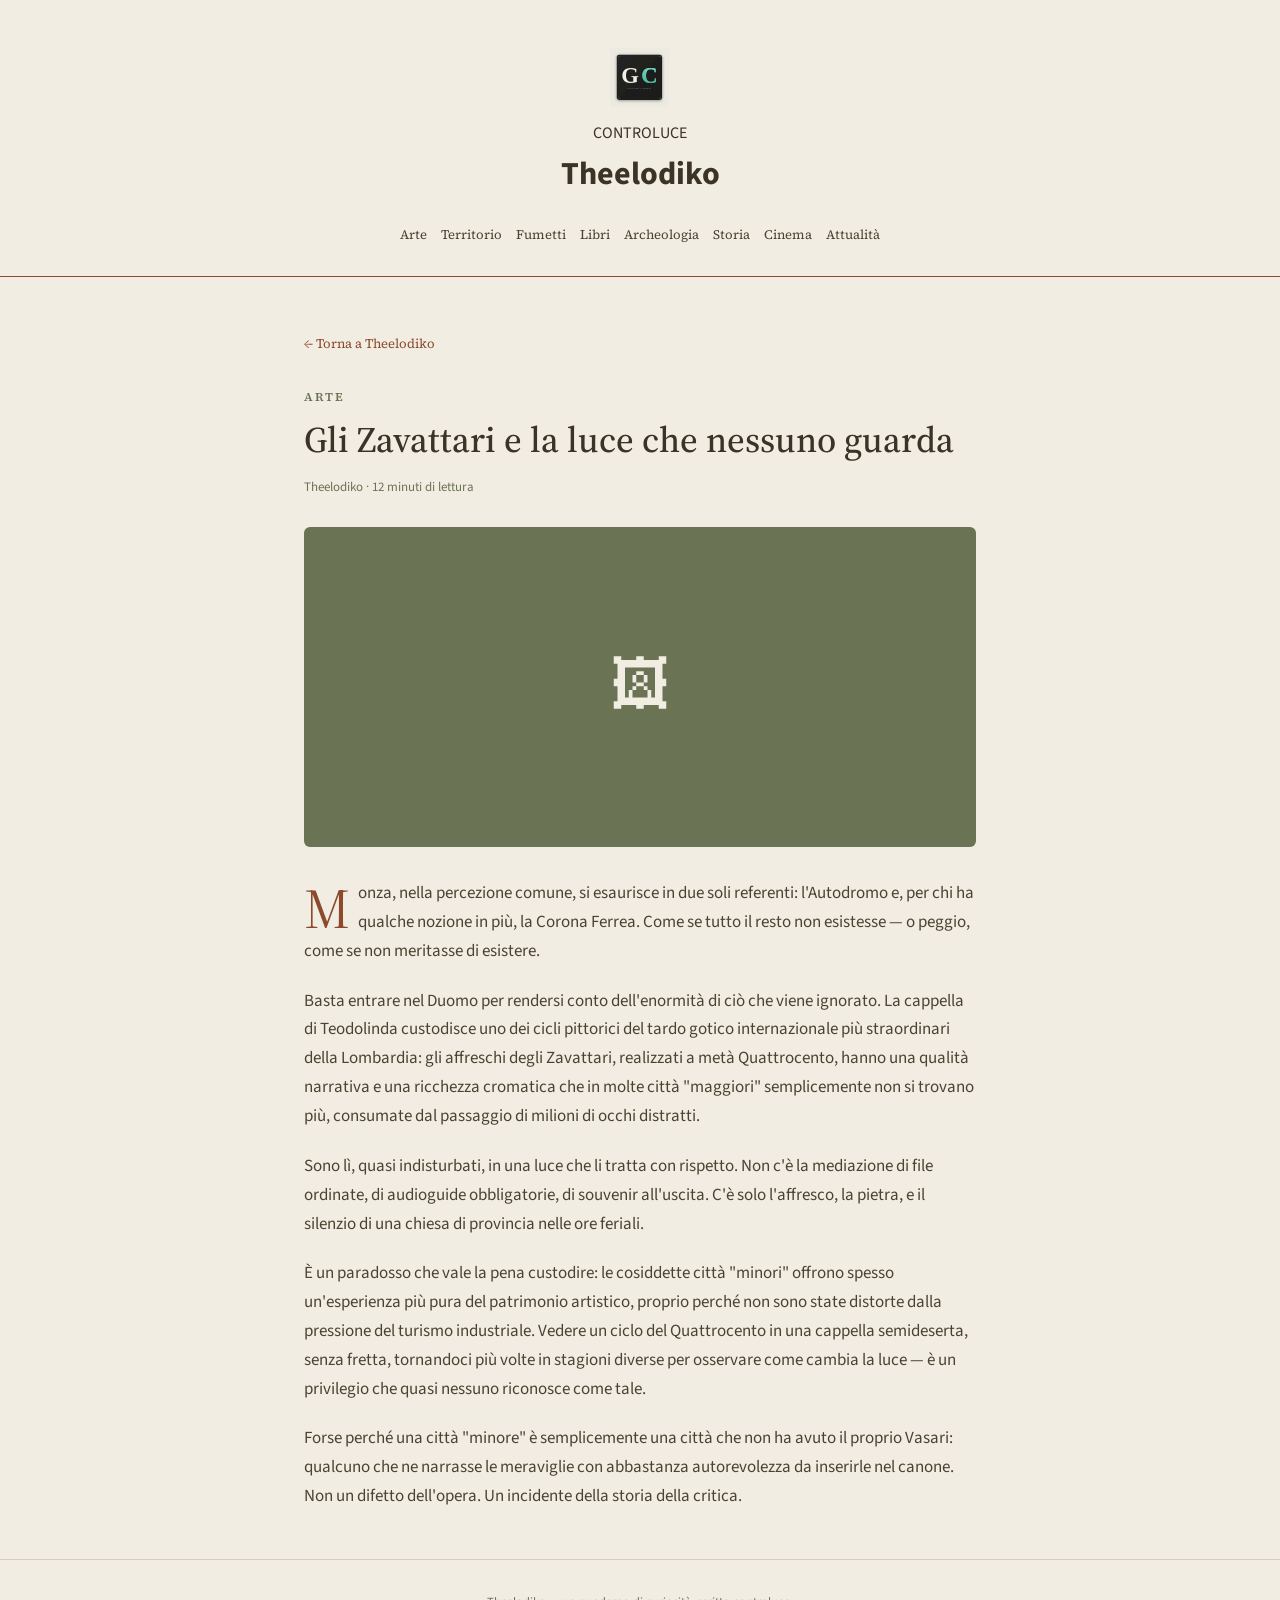
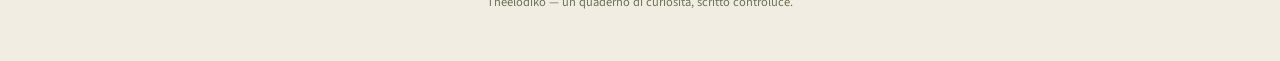
<file: articoli/zavattari.html>
<!DOCTYPE html>
<html lang="it">
<head>
<meta charset="UTF-8">
<meta name="viewport" content="width=device-width, initial-scale=1.0">
<title>Gli Zavattari e la luce che nessuno guarda — Theelodiko</title>
<meta name="description" content="Dentro la cappella di Teodolinda, un ciclo del tardo gotico internazionale attende ancora chi sappia fermarsi.">
<link rel="stylesheet" href="../css/stile.css">
</head>
<body>

<header class="testata">
  <img src="../img/monogramma.svg" alt="GC" class="monogramma">
  <div class="occhiello">CONTROLUCE</div>
  <h1><a href="../index.html">Theelodiko</a></h1>
  <nav class="sezioni">
    <a href="../index.html#arte">Arte</a>
    <a href="../index.html#territorio">Territorio</a>
    <a href="../index.html#fumetti">Fumetti</a>
    <a href="../index.html#libri">Libri</a>
    <a href="../index.html#archeologia">Archeologia</a>
    <a href="../index.html#storia">Storia</a>
    <a href="../index.html#cinema">Cinema</a>
    <a href="../index.html#attualita">Attualità</a>
  </nav>
</header>

<main class="contenitore articolo-pagina sezione-arte">

  <a class="indietro" href="../index.html">← Torna a Theelodiko</a>

  <div class="etichetta">ARTE</div>
  <h1>Gli Zavattari e la luce che nessuno guarda</h1>
  <p class="meta-articolo">Theelodiko · 12 minuti di lettura</p>

  <div class="immagine-hero">🖼</div>

  <div class="corpo-testo">
    <p>Monza, nella percezione comune, si esaurisce in due soli referenti: l'Autodromo e, per chi ha qualche nozione in più, la Corona Ferrea. Come se tutto il resto non esistesse — o peggio, come se non meritasse di esistere.</p>

    <p>Basta entrare nel Duomo per rendersi conto dell'enormità di ciò che viene ignorato. La cappella di Teodolinda custodisce uno dei cicli pittorici del tardo gotico internazionale più straordinari della Lombardia: gli affreschi degli Zavattari, realizzati a metà Quattrocento, hanno una qualità narrativa e una ricchezza cromatica che in molte città "maggiori" semplicemente non si trovano più, consumate dal passaggio di milioni di occhi distratti.</p>

    <p>Sono lì, quasi indisturbati, in una luce che li tratta con rispetto. Non c'è la mediazione di file ordinate, di audioguide obbligatorie, di souvenir all'uscita. C'è solo l'affresco, la pietra, e il silenzio di una chiesa di provincia nelle ore feriali.</p>

    <p>È un paradosso che vale la pena custodire: le cosiddette città "minori" offrono spesso un'esperienza più pura del patrimonio artistico, proprio perché non sono state distorte dalla pressione del turismo industriale. Vedere un ciclo del Quattrocento in una cappella semideserta, senza fretta, tornandoci più volte in stagioni diverse per osservare come cambia la luce — è un privilegio che quasi nessuno riconosce come tale.</p>

    <p>Forse perché una città "minore" è semplicemente una città che non ha avuto il proprio Vasari: qualcuno che ne narrasse le meraviglie con abbastanza autorevolezza da inserirle nel canone. Non un difetto dell'opera. Un incidente della storia della critica.</p>
  </div>

</main>

<footer class="piede">
  Theelodiko — un quaderno di curiosità, scritto controluce.
</footer>

</body>
</html>
</file>
<file: css/stile.css>
@import url('https://fonts.googleapis.com/css2?family=Source+Serif+4:opsz,wght@8..60,400;8..60,500;8..60,600&family=Source+Sans+3:wght@400;500&display=swap');

:root{
  --carta: #F2EDE2;
  --carta-bordo: #D9CFB8;
  --inchiostro: #3A3326;
  --inchiostro-tenue: #4A4332;
  --terracotta: #8B4A2B;
  --c-arte: #6B7355;
  --c-territorio: #8B4A2B;
  --c-fumetti: #C2542C;
  --c-libri: #2F4A3A;
  --c-archeologia: #B8862E;
  --c-storia: #5A4634;
  --c-cinema: #4A6377;
  --c-attualita: #6B6760;
  --font-titoli: 'Source Serif 4', Georgia, serif;
  --font-testo: 'Source Sans 3', -apple-system, sans-serif;
}
*{ box-sizing:border-box; margin:0; padding:0; }
body{ background:var(--carta); color:var(--inchiostro); font-family:var(--font-testo); line-height:1.7; -webkit-font-smoothing:antialiased; }
.contenitore{ max-width:720px; margin:0 auto; padding:0 1.5rem; }
header.testata{ text-align:center; border-bottom:1px solid var(--terracotta); padding:3rem 1.5rem 1.6rem; margin-bottom:2.5rem; }
header.testata .monogramma{
  width: 60px;
  height: 60px;
  margin: 0 auto 12px;
  display: block;
}
 font-family:var(--font-titoli); font-size:12px; letter-spacing:3px; color:var(--terracotta); margin-bottom:8px; }
header.testata h1{ font-family:var(--font-titoli); font-size:44px; font-weight:500; letter-spacing:0.5px; }
header.testata h1 a{ color:var(--inchiostro); text-decoration:none; }
header.testata .sottotitolo{ font-style:italic; color:#6B7355; font-size:14px; margin-top:10px; }
nav.sezioni{ display:flex; flex-wrap:wrap; justify-content:center; gap:6px 14px; margin-top:1.4rem; }
nav.sezioni a{ font-family:var(--font-titoli); font-size:13px; color:var(--inchiostro-tenue); text-decoration:none; padding-bottom:2px; border-bottom:2px solid transparent; cursor:pointer; }
nav.sezioni a:hover, nav.sezioni a.attivo{ border-bottom-color:var(--terracotta); color:var(--terracotta); }
article.scheda{ margin-bottom:2.4rem; }
article.scheda .immagine{ border-radius:6px; height:220px; margin-bottom:16px; display:flex; align-items:center; justify-content:center; color:var(--carta); font-size:44px; }
article.scheda .etichetta{ font-family:var(--font-titoli); font-size:11.5px; letter-spacing:1.5px; margin-bottom:7px; font-weight:600; }
article.scheda h2{ font-family:var(--font-titoli); font-size:25px; font-weight:500; line-height:1.3; margin-bottom:10px; }
article.scheda h2 a{ color:var(--inchiostro); text-decoration:none; }
article.scheda h2 a:hover{ text-decoration:underline; }
article.scheda p.estratto{ color:var(--inchiostro-tenue); font-size:15.5px; margin-bottom:14px; }
article.scheda .meta{ display:flex; justify-content:space-between; font-size:12.5px; color:#6B7355; }
article.scheda .leggi{ font-family:var(--font-titoli); }
hr.separatore{ border:none; border-top:0.5px solid var(--carta-bordo); margin:0 0 2.4rem; }
.articolo-pagina .etichetta{ font-family:var(--font-titoli); font-size:12px; letter-spacing:1.5px; font-weight:600; margin-bottom:10px; }
.articolo-pagina h1{ font-family:var(--font-titoli); font-size:36px; font-weight:500; line-height:1.25; margin-bottom:14px; }
.articolo-pagina .meta-articolo{ font-size:13px; color:#6B7355; margin-bottom:1.8rem; }
.articolo-pagina .immagine-hero{ border-radius:6px; height:320px; margin-bottom:2rem; display:flex; align-items:center; justify-content:center; color:var(--carta); font-size:60px; }
.articolo-pagina .corpo-testo p{ font-size:17px; color:var(--inchiostro-tenue); margin-bottom:1.3rem; }
.articolo-pagina .corpo-testo p:first-of-type::first-letter{ font-family:var(--font-titoli); font-size:56px; float:left; line-height:0.85; padding:6px 8px 0 0; color:var(--terracotta); }
a.indietro{ display:inline-block; margin-top:1rem; margin-bottom:2rem; font-family:var(--font-titoli); font-size:13px; color:var(--terracotta); text-decoration:none; }
footer.piede{ text-align:center; border-top:1px solid var(--carta-bordo); padding:2rem 1.5rem 3rem; margin-top:3rem; font-size:12.5px; color:#6B7355; }
.sezione-arte .immagine,.sezione-arte .immagine-hero{ background:var(--c-arte); }
.sezione-arte .etichetta{ color:var(--c-arte); }
.sezione-territorio .immagine,.sezione-territorio .immagine-hero{ background:var(--c-territorio); }
.sezione-territorio .etichetta{ color:var(--c-territorio); }
.sezione-fumetti .immagine,.sezione-fumetti .immagine-hero{ background:var(--c-fumetti); }
.sezione-fumetti .etichetta{ color:var(--c-fumetti); }
.sezione-libri .immagine,.sezione-libri .immagine-hero{ background:var(--c-libri); }
.sezione-libri .etichetta{ color:var(--c-libri); }
.sezione-archeologia .immagine,.sezione-archeologia .immagine-hero{ background:var(--c-archeologia); }
.sezione-archeologia .etichetta{ color:var(--c-archeologia); }
.sezione-storia .immagine,.sezione-storia .immagine-hero{ background:var(--c-storia); }
.sezione-storia .etichetta{ color:var(--c-storia); }
.sezione-cinema .immagine,.sezione-cinema .immagine-hero{ background:var(--c-cinema); }
.sezione-cinema .etichetta{ color:var(--c-cinema); }
.sezione-attualita .immagine,.sezione-attualita .immagine-hero{ background:var(--c-attualita); }
.sezione-attualita .etichetta{ color:var(--c-attualita); }
@media(max-width:480px){ header.testata h1{ font-size:34px; } article.scheda h2{ font-size:21px; } .articolo-pagina h1{ font-size:28px; } .articolo-pagina .immagine-hero{ height:220px; font-size:44px; } }
</file>
